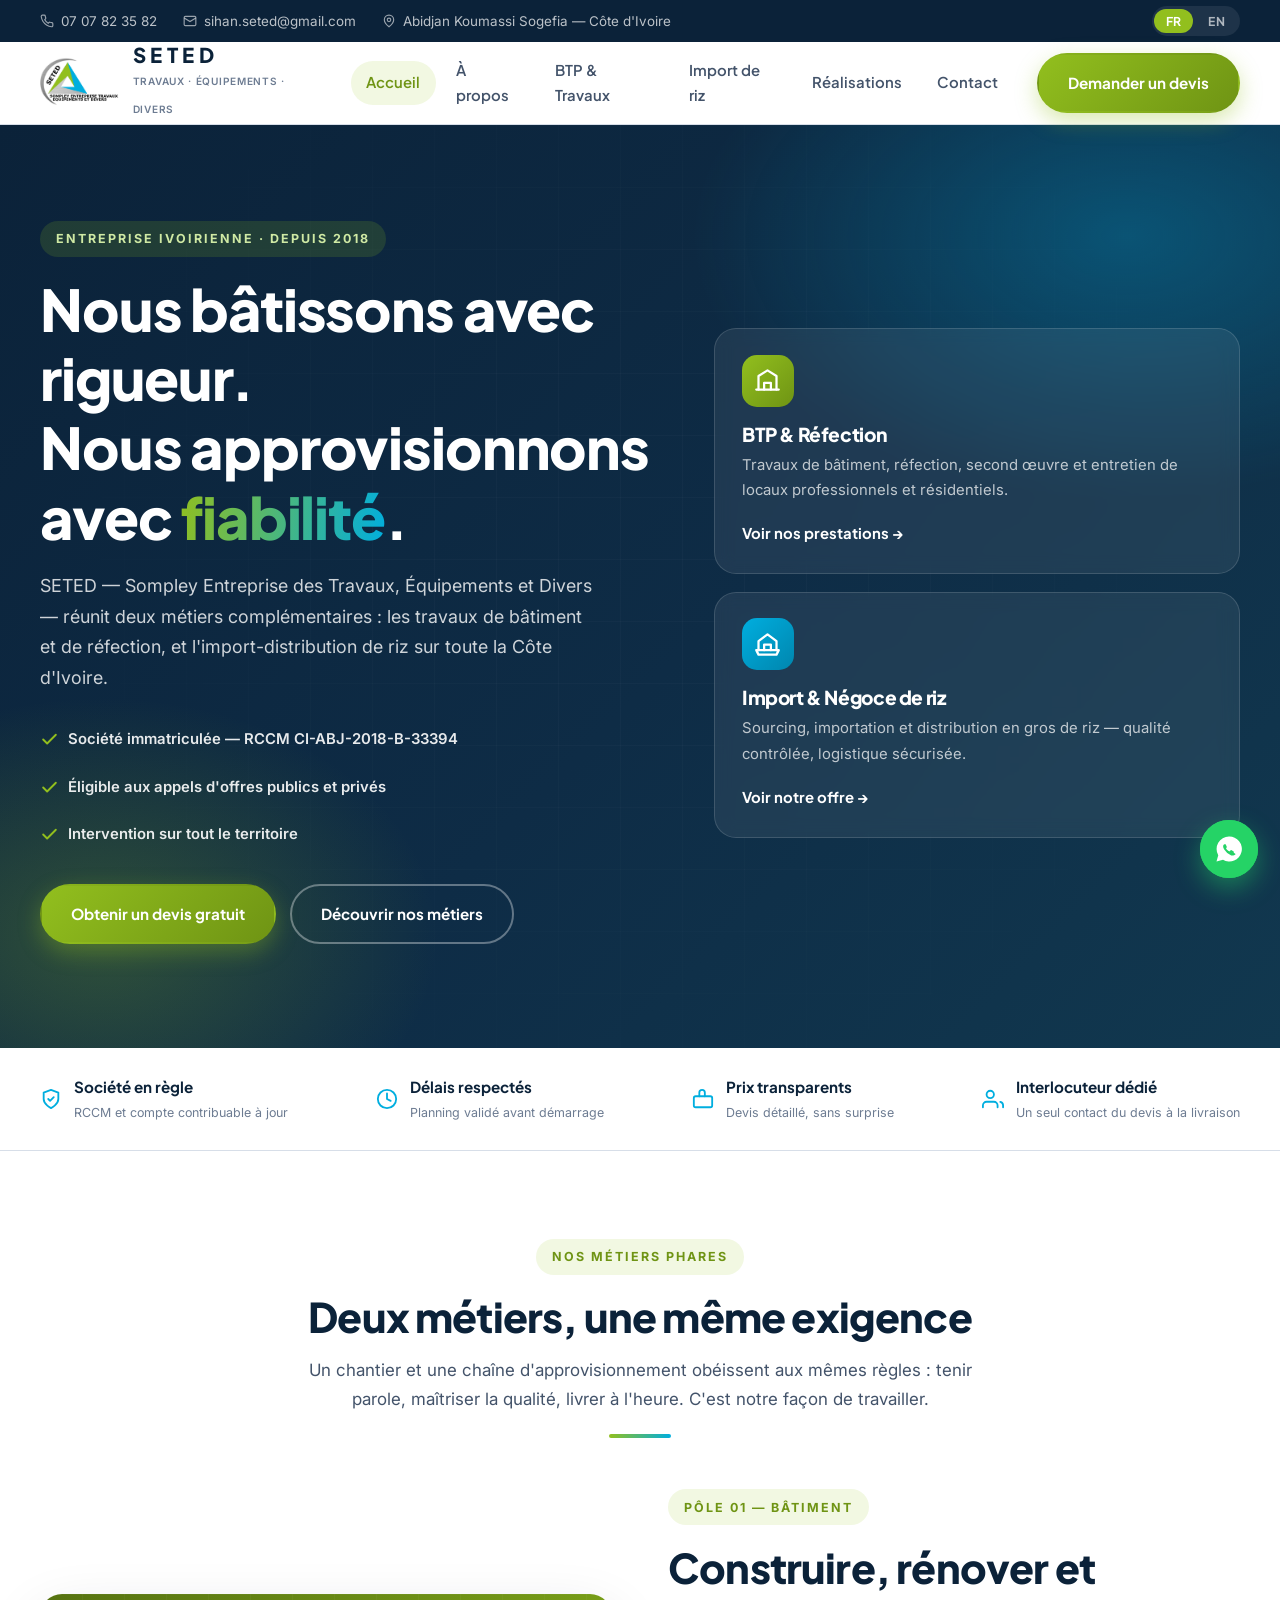
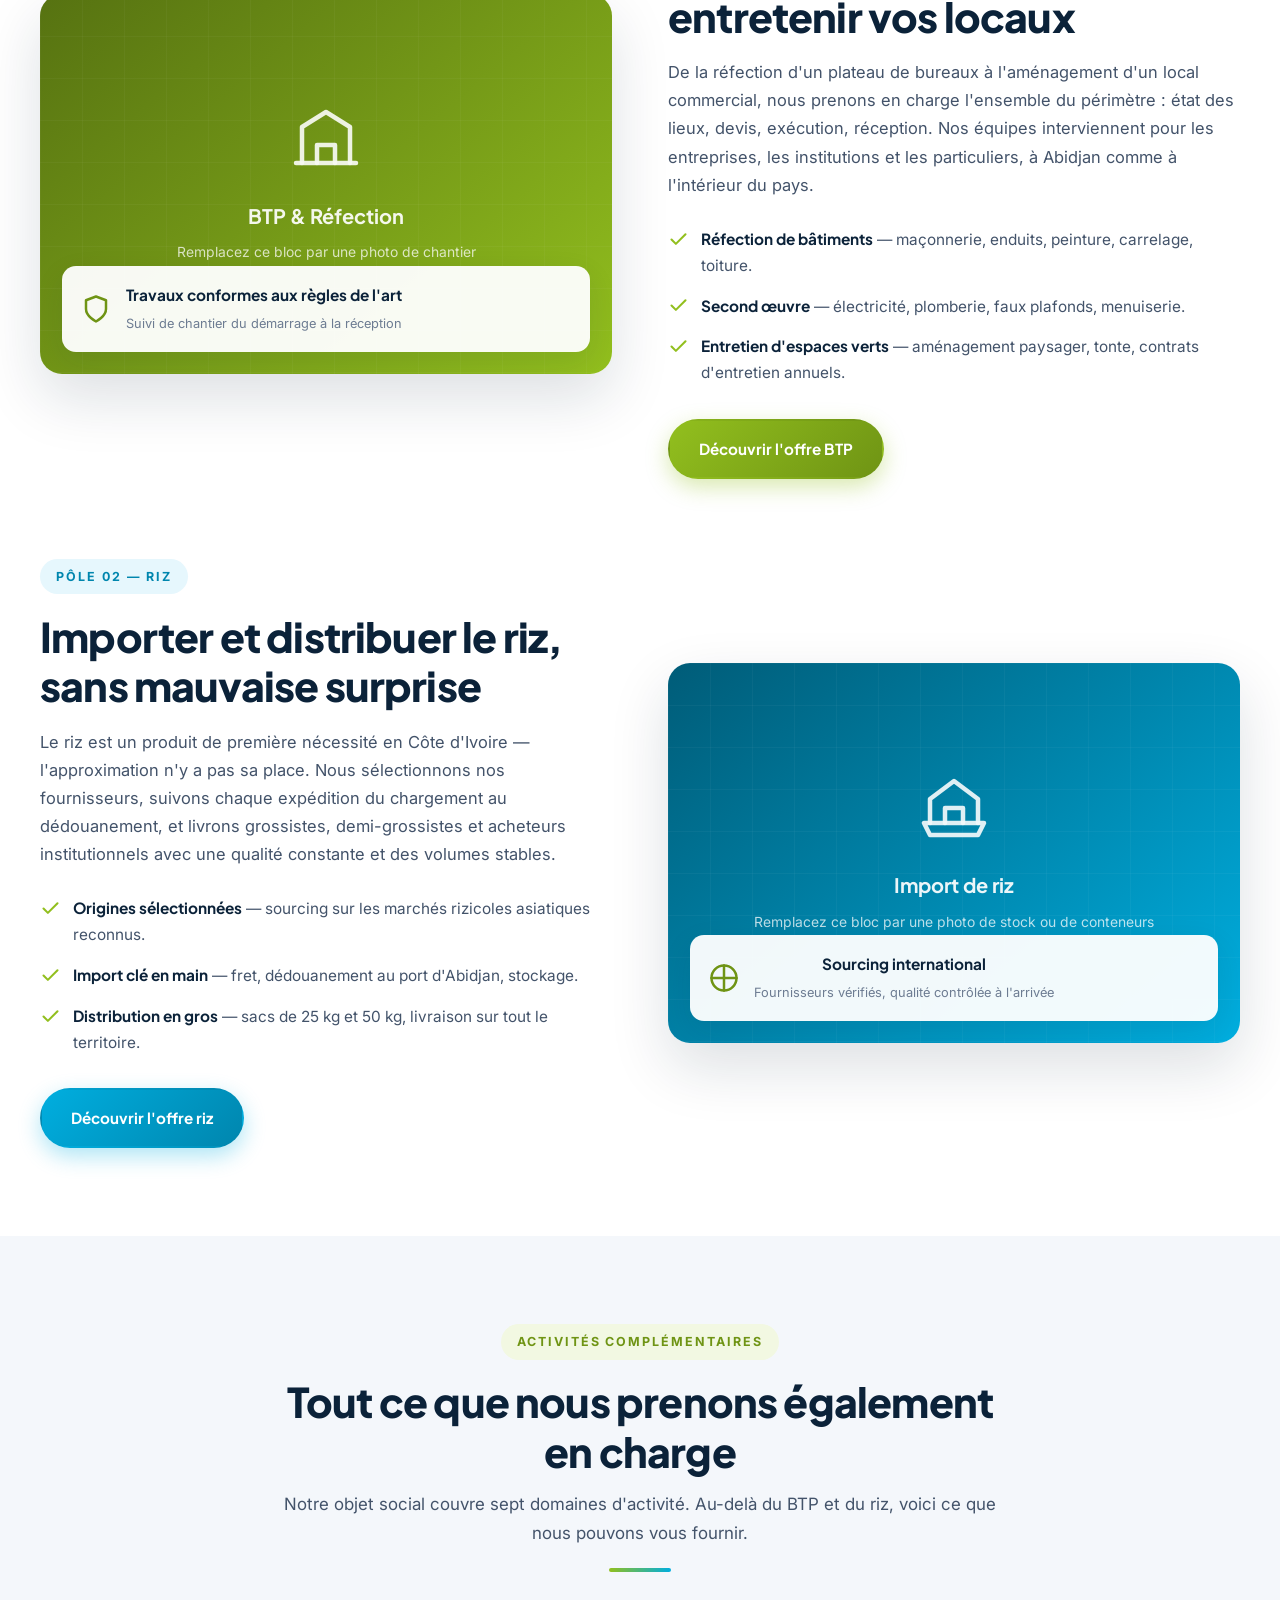
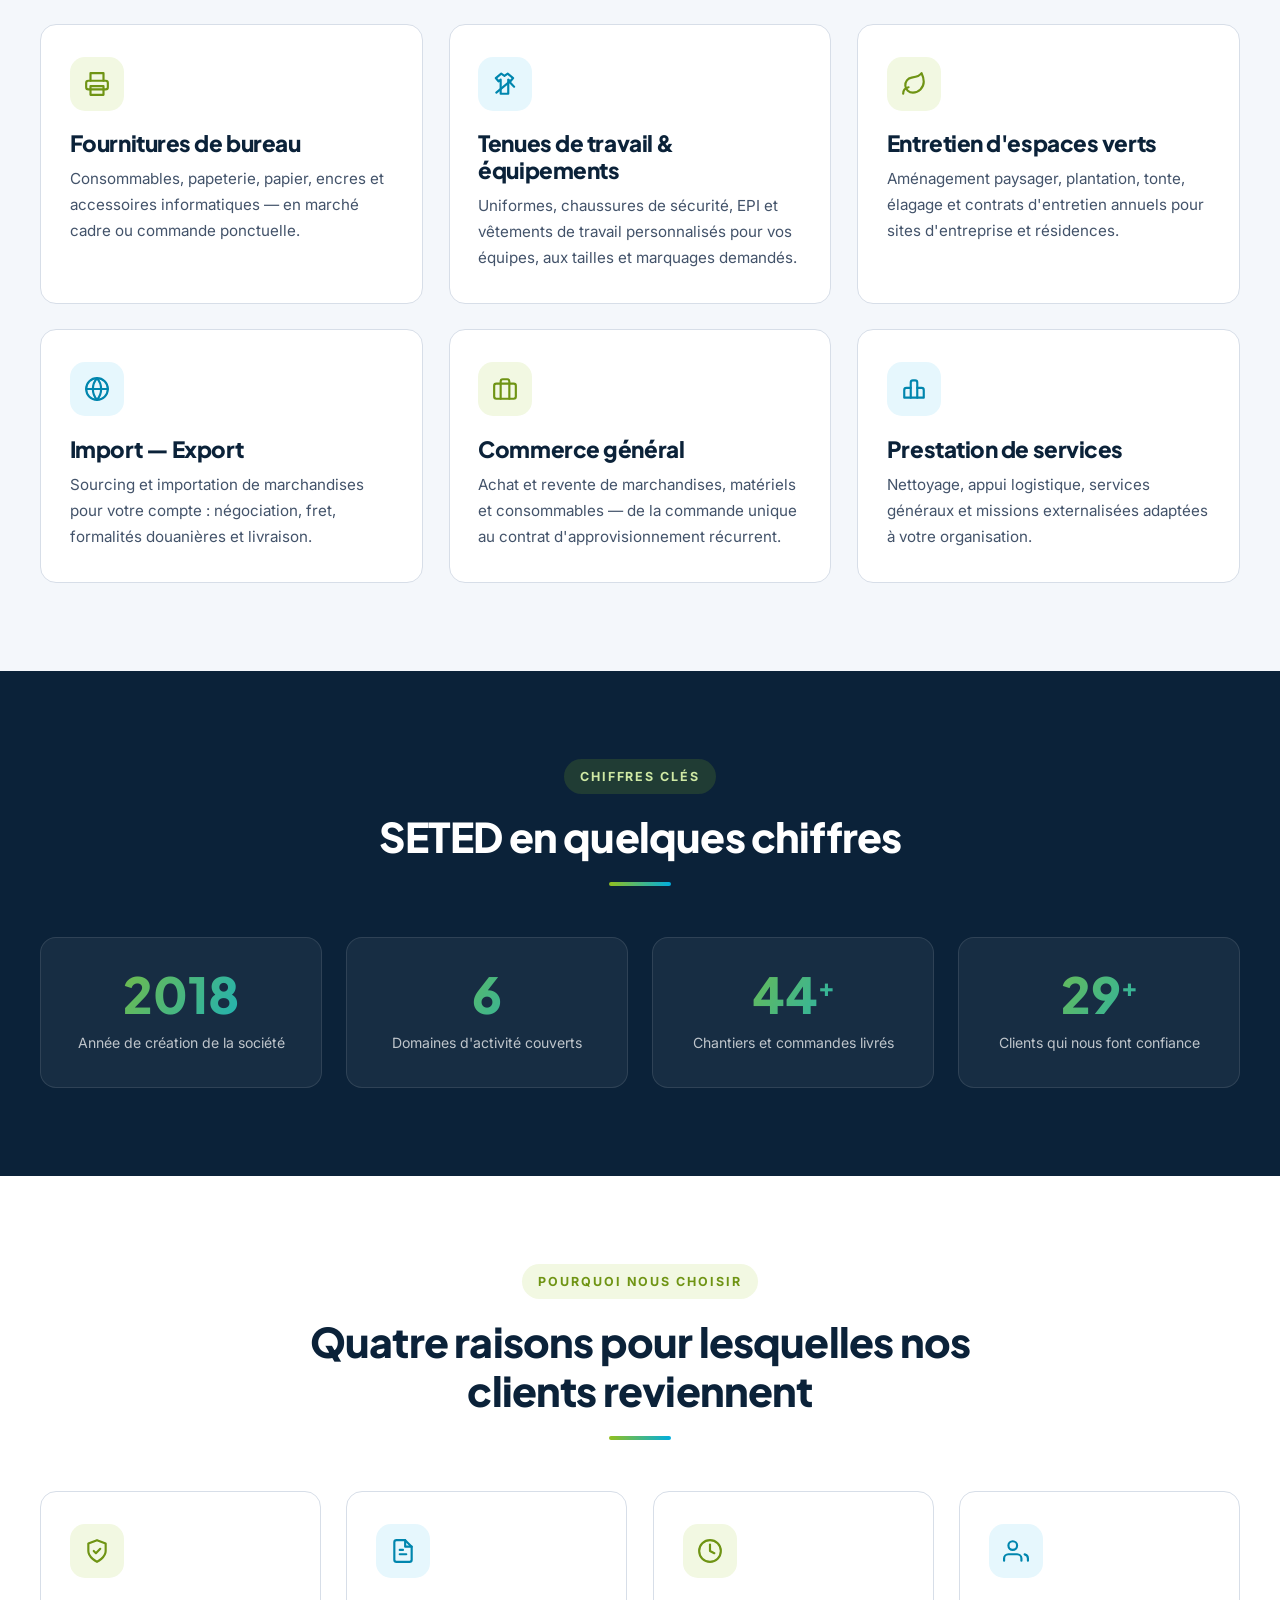
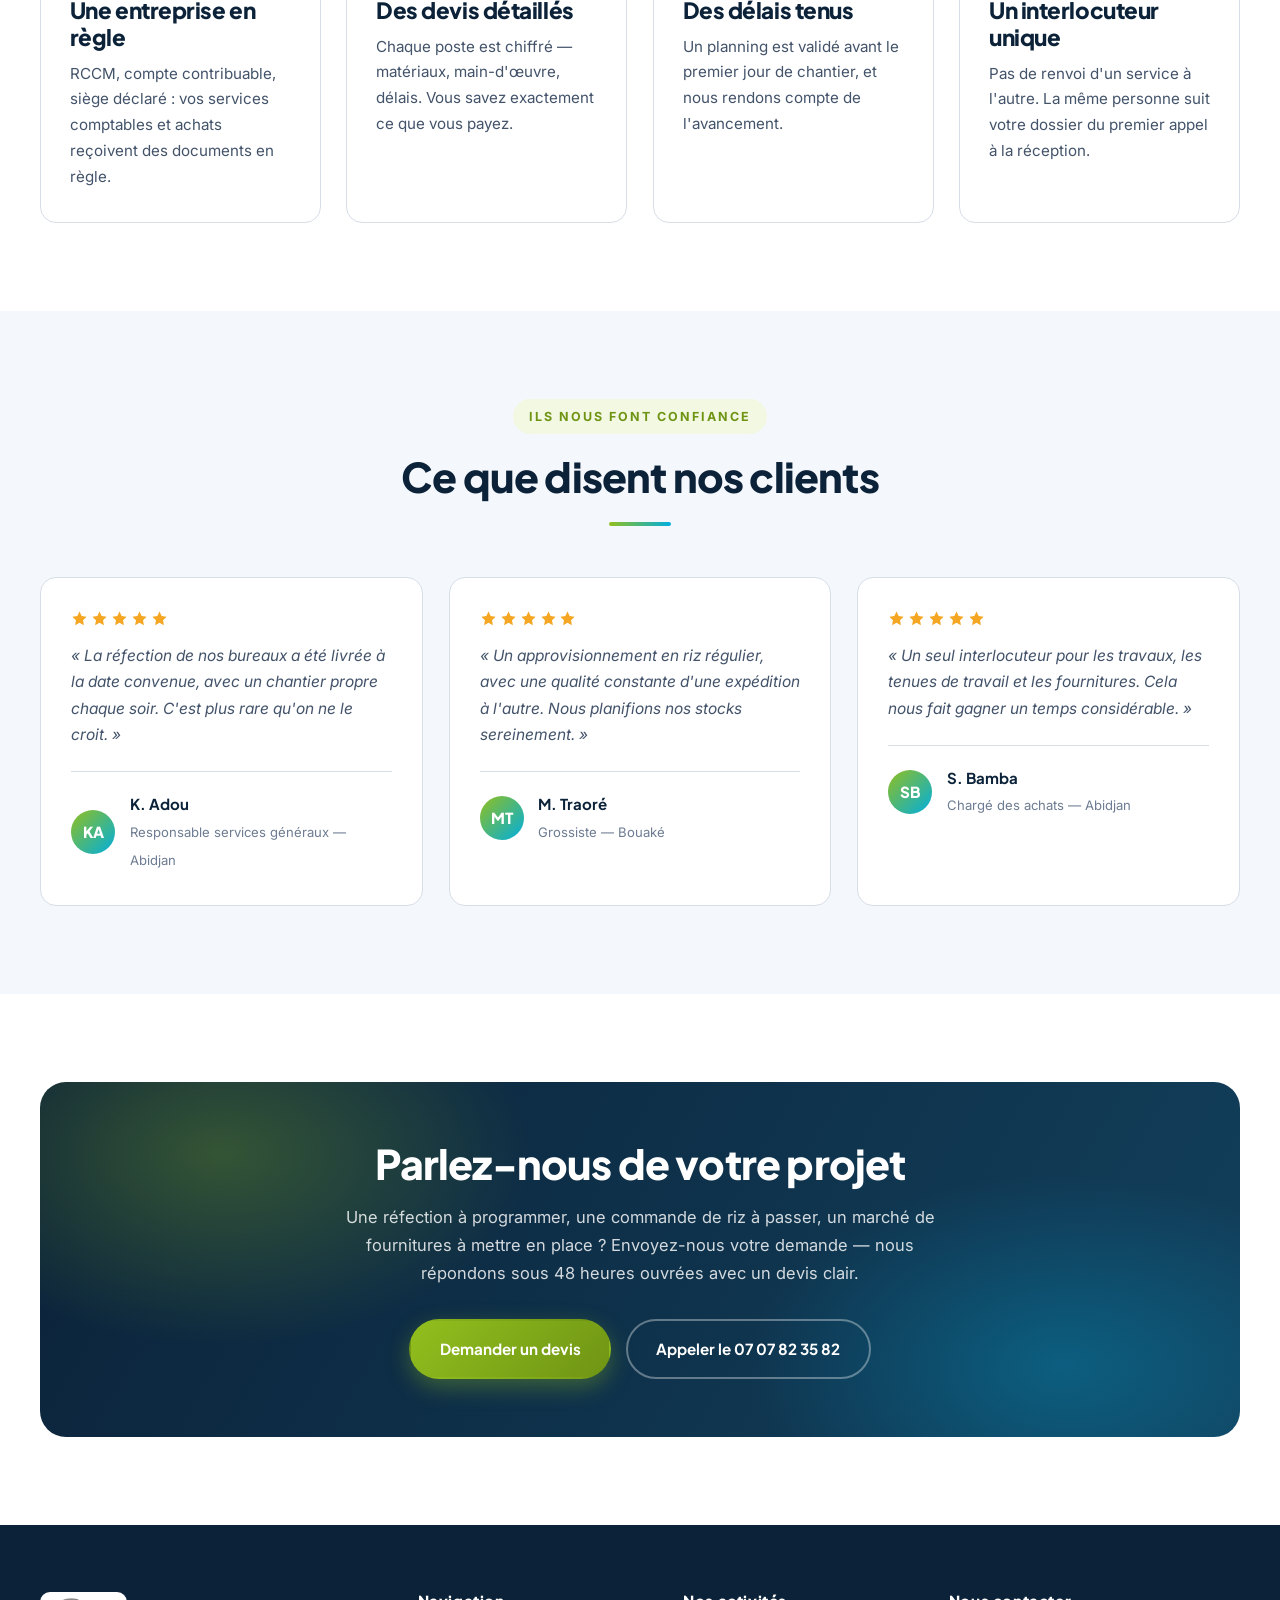
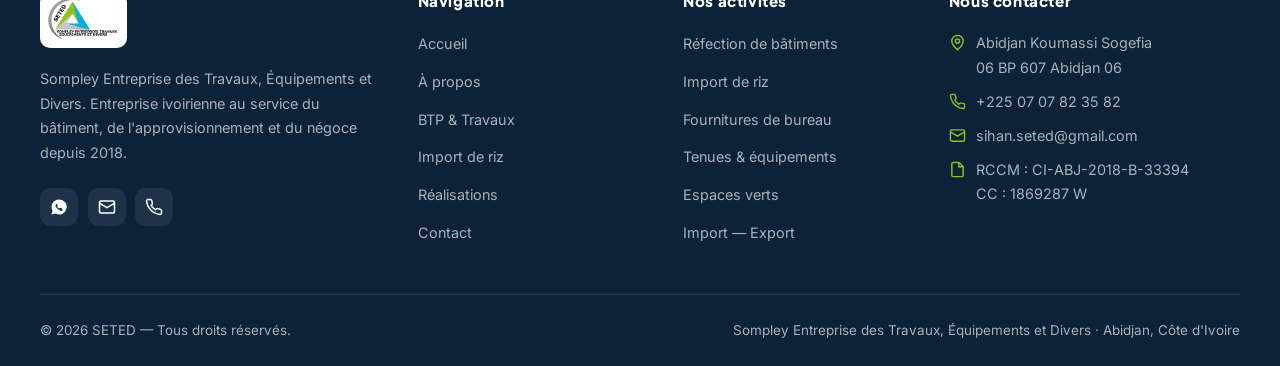
<file: index.html>
<!DOCTYPE html>
<html lang="fr">
<head>
<meta charset="UTF-8">
<meta name="viewport" content="width=device-width, initial-scale=1">
<title data-en-title="SETED — Construction & Rice Import | Abidjan, Côte d'Ivoire">SETED — BTP & Import de riz | Abidjan, Côte d'Ivoire</title>
<meta name="description" content="SETED (Sompley Entreprise des Travaux, Équipements et Divers) — entreprise ivoirienne de BTP, réfection de bâtiments et import de riz. Basée à Abidjan Koumassi. RCCM CI-ABJ-2018-B-33394.">
<meta name="keywords" content="BTP Côte d'Ivoire, réfection bâtiment Abidjan, import riz Côte d'Ivoire, entreprise travaux Abidjan, fournitures de bureau, espaces verts, SETED">
<meta name="author" content="SETED — Sompley Entreprise des Travaux, Équipements et Divers">
<meta property="og:title" content="SETED — BTP & Import de riz | Abidjan">
<meta property="og:description" content="Bâtir durable, approvisionner sûr. Travaux de bâtiment et négoce de riz en Côte d'Ivoire.">
<meta property="og:type" content="website">
<meta property="og:locale" content="fr_CI">
<link rel="icon" href="assets/img/logo-seted.png">
<link rel="preconnect" href="https://fonts.googleapis.com">
<link rel="preconnect" href="https://fonts.gstatic.com" crossorigin>
<link href="https://fonts.googleapis.com/css2?family=Plus+Jakarta+Sans:wght@600;700;800&family=Inter:wght@400;500;600&display=swap" rel="stylesheet">
<link rel="stylesheet" href="assets/css/style.css">
</head>
<body>

<!-- ===================== BARRE SUPÉRIEURE ===================== -->
<div class="topbar">
  <div class="conteneur">
    <div class="topbar-infos">
      <a href="tel:+2250707823582">
        <svg viewBox="0 0 24 24" fill="none" stroke="currentColor" stroke-width="2" stroke-linecap="round"><path d="M22 16.9v3a2 2 0 0 1-2.2 2 19.8 19.8 0 0 1-8.6-3.1 19.5 19.5 0 0 1-6-6A19.8 19.8 0 0 1 2.1 4.2 2 2 0 0 1 4.1 2h3a2 2 0 0 1 2 1.7c.1 1 .4 1.9.7 2.8a2 2 0 0 1-.5 2.1L8.1 9.9a16 16 0 0 0 6 6l1.3-1.3a2 2 0 0 1 2.1-.4c.9.3 1.8.6 2.8.7a2 2 0 0 1 1.7 2z"/></svg>
        07 07 82 35 82
      </a>
      <a href="mailto:sihan.seted@gmail.com">
        <svg viewBox="0 0 24 24" fill="none" stroke="currentColor" stroke-width="2"><rect x="2" y="4" width="20" height="16" rx="2"/><path d="m22 7-10 6L2 7"/></svg>
        sihan.seted@gmail.com
      </a>
      <span>
        <svg viewBox="0 0 24 24" fill="none" stroke="currentColor" stroke-width="2"><path d="M20 10c0 6-8 12-8 12s-8-6-8-12a8 8 0 0 1 16 0Z"/><circle cx="12" cy="10" r="3"/></svg>
        <span data-en="Abidjan Koumassi Sogefia — Côte d'Ivoire">Abidjan Koumassi Sogefia — Côte d'Ivoire</span>
      </span>
    </div>
    <div class="langues" role="group" aria-label="Langue / Language">
      <button type="button" data-lang="fr" class="actif">FR</button>
      <button type="button" data-lang="en">EN</button>
    </div>
  </div>
</div>

<!-- ===================== EN-TÊTE / NAVIGATION ===================== -->
<header class="entete">
  <div class="conteneur nav">
    <a href="index.html" class="logo" aria-label="SETED — Accueil">
      <img src="assets/img/logo-seted.png" alt="Logo SETED">
      <span class="logo-texte">
        <strong>SETED</strong>
        <span data-en="Works · Equipment · Trade">Travaux · Équipements · Divers</span>
      </span>
    </a>

    <nav>
      <ul class="menu" id="menu">
        <li><a href="index.html" class="actif" data-en="Home">Accueil</a></li>
        <li><a href="a-propos.html" data-en="About">À propos</a></li>
        <li><a href="btp.html" data-en="Construction">BTP &amp; Travaux</a></li>
        <li><a href="riz.html" data-en="Rice Import">Import de riz</a></li>
        <li><a href="realisations.html" data-en="Projects">Réalisations</a></li>
        <li><a href="contact.html" data-en="Contact">Contact</a></li>
      </ul>
    </nav>

    <div class="nav-actions">
      <a href="contact.html" class="btn btn--primaire" data-en="Request a quote">Demander un devis</a>
      <button class="burger" id="burger" aria-label="Ouvrir le menu" aria-expanded="false" aria-controls="menu">
        <span></span><span></span><span></span>
      </button>
    </div>
  </div>
</header>

<!-- ===================== HERO ===================== -->
<section class="hero">
  <div class="conteneur">
    <div class="hero-grille">
      <div class="anim">
        <span class="surtitre surtitre--clair" data-en="Ivorian company · Since 2018">Entreprise ivoirienne · Depuis 2018</span>
        <h1 data-en="We build with rigour.<br>We supply with <em>reliability</em>.">Nous bâtissons avec rigueur.<br>Nous approvisionnons avec <em>fiabilité</em>.</h1>
        <p class="hero-intro" data-en="SETED — Sompley Enterprise for Works, Equipment and Related Services — brings together two complementary businesses: building &amp; renovation works, and the import and distribution of rice across Côte d'Ivoire.">
          SETED — Sompley Entreprise des Travaux, Équipements et Divers — réunit deux métiers complémentaires&nbsp;: les travaux de bâtiment et de réfection, et l'import-distribution de riz sur toute la Côte d'Ivoire.
        </p>

        <ul class="hero-puces">
          <li>
            <svg viewBox="0 0 24 24" fill="none" stroke="currentColor" stroke-width="2.4" stroke-linecap="round" stroke-linejoin="round"><path d="M20 6 9 17l-5-5"/></svg>
            <span data-en="Registered company — RCCM CI-ABJ-2018-B-33394">Société immatriculée — RCCM CI-ABJ-2018-B-33394</span>
          </li>
          <li>
            <svg viewBox="0 0 24 24" fill="none" stroke="currentColor" stroke-width="2.4" stroke-linecap="round" stroke-linejoin="round"><path d="M20 6 9 17l-5-5"/></svg>
            <span data-en="Eligible for public &amp; private tenders">Éligible aux appels d'offres publics et privés</span>
          </li>
          <li>
            <svg viewBox="0 0 24 24" fill="none" stroke="currentColor" stroke-width="2.4" stroke-linecap="round" stroke-linejoin="round"><path d="M20 6 9 17l-5-5"/></svg>
            <span data-en="Nationwide coverage">Intervention sur tout le territoire</span>
          </li>
        </ul>

        <div class="groupe-btn">
          <a href="contact.html" class="btn btn--primaire" data-en="Get a free quote">Obtenir un devis gratuit</a>
          <a href="#nos-poles" class="btn btn--clair" data-en="Discover our businesses">Découvrir nos métiers</a>
        </div>
      </div>

      <div class="hero-visuel anim anim-2">
        <article class="carte-pole carte-pole--btp">
          <div class="carte-pole__ico">
            <svg viewBox="0 0 24 24" fill="none" stroke="currentColor" stroke-width="2" stroke-linecap="round" stroke-linejoin="round"><path d="M2 20h20"/><path d="M4 20V8l8-5 8 5v12"/><path d="M9 20v-6h6v6"/></svg>
          </div>
          <h3 data-en="Construction &amp; Renovation">BTP &amp; Réfection</h3>
          <p data-en="Building works, renovation, finishing, maintenance of professional and residential premises.">Travaux de bâtiment, réfection, second œuvre et entretien de locaux professionnels et résidentiels.</p>
          <a href="btp.html" class="lien-fleche" data-en="See our services →">Voir nos prestations →</a>
        </article>

        <article class="carte-pole carte-pole--riz">
          <div class="carte-pole__ico">
            <svg viewBox="0 0 24 24" fill="none" stroke="currentColor" stroke-width="2" stroke-linecap="round" stroke-linejoin="round"><path d="M2 17h20l-2 4H4l-2-4Z"/><path d="M4 17V9l8-6 8 6v8"/><path d="M9 17v-5h6v5"/></svg>
          </div>
          <h3 data-en="Rice Import &amp; Trade">Import &amp; Négoce de riz</h3>
          <p data-en="Sourcing, import and wholesale distribution of rice — controlled quality, secured logistics.">Sourcing, importation et distribution en gros de riz — qualité contrôlée, logistique sécurisée.</p>
          <a href="riz.html" class="lien-fleche" data-en="See our offer →">Voir notre offre →</a>
        </article>
      </div>
    </div>
  </div>
</section>

<!-- ===================== BANDEAU CONFIANCE ===================== -->
<div class="bandeau-conf">
  <div class="conteneur">
    <div class="conf-item">
      <svg viewBox="0 0 24 24" fill="none" stroke="currentColor" stroke-width="2" stroke-linecap="round" stroke-linejoin="round"><path d="M12 22s8-4 8-10V5l-8-3-8 3v7c0 6 8 10 8 10Z"/><path d="m9 12 2 2 4-4"/></svg>
      <div><strong data-en="Legally registered">Société en règle</strong><small data-en="RCCM &amp; tax ID compliant">RCCM et compte contribuable à jour</small></div>
    </div>
    <div class="conf-item">
      <svg viewBox="0 0 24 24" fill="none" stroke="currentColor" stroke-width="2" stroke-linecap="round" stroke-linejoin="round"><circle cx="12" cy="12" r="10"/><path d="M12 6v6l4 2"/></svg>
      <div><strong data-en="Deadlines respected">Délais respectés</strong><small data-en="Planning agreed before starting">Planning validé avant démarrage</small></div>
    </div>
    <div class="conf-item">
      <svg viewBox="0 0 24 24" fill="none" stroke="currentColor" stroke-width="2" stroke-linecap="round" stroke-linejoin="round"><path d="M14 9V5a3 3 0 0 0-6 0v4"/><rect x="2" y="9" width="20" height="12" rx="2"/></svg>
      <div><strong data-en="Clear pricing">Prix transparents</strong><small data-en="Detailed quote, no hidden costs">Devis détaillé, sans surprise</small></div>
    </div>
    <div class="conf-item">
      <svg viewBox="0 0 24 24" fill="none" stroke="currentColor" stroke-width="2" stroke-linecap="round" stroke-linejoin="round"><path d="M17 21v-2a4 4 0 0 0-4-4H5a4 4 0 0 0-4 4v2"/><circle cx="9" cy="7" r="4"/><path d="M23 21v-2a4 4 0 0 0-3-3.9"/></svg>
      <div><strong data-en="Dedicated contact">Interlocuteur dédié</strong><small data-en="One contact from quote to handover">Un seul contact du devis à la livraison</small></div>
    </div>
  </div>
</div>

<!-- ===================== NOS DEUX PÔLES ===================== -->
<section class="section" id="nos-poles">
  <div class="conteneur">
    <div class="entete-section centre anim">
      <span class="surtitre" data-en="Our core businesses">Nos métiers phares</span>
      <h2 data-en="Two businesses, one standard of quality">Deux métiers, une même exigence</h2>
      <p data-en="Building sites and supply chains obey the same rules: keep your word, control quality, deliver on time. That is how we work.">
        Un chantier et une chaîne d'approvisionnement obéissent aux mêmes règles&nbsp;: tenir parole, maîtriser la qualité, livrer à l'heure. C'est notre façon de travailler.
      </p>
      <div class="trait"></div>
    </div>

    <!-- Pôle BTP -->
    <div class="duo" style="margin-bottom:5rem">
      <div class="duo__media anim">
        <div class="visuel visuel--vert">
          <div class="visuel__contenu">
            <svg viewBox="0 0 24 24" fill="none" stroke="currentColor" stroke-width="1.5" stroke-linecap="round" stroke-linejoin="round"><path d="M2 20h20"/><path d="M4 20V8l8-5 8 5v12"/><path d="M9 20v-6h6v6"/></svg>
            <strong data-en="Construction &amp; Renovation">BTP &amp; Réfection</strong>
            <span data-en="Replace this block with a photo of your site">Remplacez ce bloc par une photo de chantier</span>
          </div>
          <div class="visuel__badge">
            <svg viewBox="0 0 24 24" fill="none" stroke="currentColor" stroke-width="2" stroke-linecap="round" stroke-linejoin="round"><path d="M12 22s8-4 8-10V5l-8-3-8 3v7c0 6 8 10 8 10Z"/></svg>
            <div>
              <strong data-en="Work carried out to standard">Travaux conformes aux règles de l'art</strong>
              <small data-en="Site supervision from start to handover">Suivi de chantier du démarrage à la réception</small>
            </div>
          </div>
        </div>
      </div>
      <div class="duo__texte anim anim-2">
        <span class="surtitre" data-en="Pillar 01 — Construction">Pôle 01 — Bâtiment</span>
        <h2 data-en="Building, renovating and maintaining your premises">Construire, rénover et entretenir vos locaux</h2>
        <p data-en="From renovating an office floor to fitting out a commercial space, we handle the full scope: assessment, quote, works, handover. Our teams work for companies, institutions and private owners across Abidjan and the interior of the country.">
          De la réfection d'un plateau de bureaux à l'aménagement d'un local commercial, nous prenons en charge l'ensemble du périmètre&nbsp;: état des lieux, devis, exécution, réception. Nos équipes interviennent pour les entreprises, les institutions et les particuliers, à Abidjan comme à l'intérieur du pays.
        </p>
        <ul class="liste-check">
          <li><svg viewBox="0 0 24 24" fill="none" stroke="currentColor" stroke-width="2.4" stroke-linecap="round" stroke-linejoin="round"><path d="M20 6 9 17l-5-5"/></svg><span><strong data-en="Building renovation">Réfection de bâtiments</strong> <span data-en="— masonry, plastering, paint, tiling, roofing.">— maçonnerie, enduits, peinture, carrelage, toiture.</span></span></li>
          <li><svg viewBox="0 0 24 24" fill="none" stroke="currentColor" stroke-width="2.4" stroke-linecap="round" stroke-linejoin="round"><path d="M20 6 9 17l-5-5"/></svg><span><strong data-en="Finishing works">Second œuvre</strong> <span data-en="— electricity, plumbing, false ceilings, joinery.">— électricité, plomberie, faux plafonds, menuiserie.</span></span></li>
          <li><svg viewBox="0 0 24 24" fill="none" stroke="currentColor" stroke-width="2.4" stroke-linecap="round" stroke-linejoin="round"><path d="M20 6 9 17l-5-5"/></svg><span><strong data-en="Green space maintenance">Entretien d'espaces verts</strong> <span data-en="— landscaping, mowing, annual maintenance contracts.">— aménagement paysager, tonte, contrats d'entretien annuels.</span></span></li>
        </ul>
        <div class="groupe-btn" style="margin-top:2rem">
          <a href="btp.html" class="btn btn--primaire" data-en="Explore the construction offer">Découvrir l'offre BTP</a>
        </div>
      </div>
    </div>

    <!-- Pôle Riz -->
    <div class="duo duo--inverse">
      <div class="duo__media anim">
        <div class="visuel visuel--bleu">
          <div class="visuel__contenu">
            <svg viewBox="0 0 24 24" fill="none" stroke="currentColor" stroke-width="1.5" stroke-linecap="round" stroke-linejoin="round"><path d="M2 17h20l-2 4H4l-2-4Z"/><path d="M4 17V9l8-6 8 6v8"/><path d="M9 17v-5h6v5"/></svg>
            <strong data-en="Rice Import">Import de riz</strong>
            <span data-en="Replace this block with a photo of your stock or containers">Remplacez ce bloc par une photo de stock ou de conteneurs</span>
          </div>
          <div class="visuel__badge">
            <svg viewBox="0 0 24 24" fill="none" stroke="currentColor" stroke-width="2" stroke-linecap="round" stroke-linejoin="round"><path d="M12 2v20M2 12h20"/><circle cx="12" cy="12" r="10"/></svg>
            <div>
              <strong data-en="International sourcing">Sourcing international</strong>
              <small data-en="Verified suppliers, quality checked on arrival">Fournisseurs vérifiés, qualité contrôlée à l'arrivée</small>
            </div>
          </div>
        </div>
      </div>
      <div class="duo__texte anim anim-2">
        <span class="surtitre surtitre--bleu" data-en="Pillar 02 — Rice">Pôle 02 — Riz</span>
        <h2 data-en="Importing and distributing rice, without surprises">Importer et distribuer le riz, sans mauvaise surprise</h2>
        <p data-en="Rice is a staple in Côte d'Ivoire — there is no room for approximation. We select our suppliers, follow each shipment from loading to clearance, and deliver wholesalers, semi-wholesalers and institutional buyers with consistent quality and stable volumes.">
          Le riz est un produit de première nécessité en Côte d'Ivoire — l'approximation n'y a pas sa place. Nous sélectionnons nos fournisseurs, suivons chaque expédition du chargement au dédouanement, et livrons grossistes, demi-grossistes et acheteurs institutionnels avec une qualité constante et des volumes stables.
        </p>
        <ul class="liste-check">
          <li><svg viewBox="0 0 24 24" fill="none" stroke="currentColor" stroke-width="2.4" stroke-linecap="round" stroke-linejoin="round"><path d="M20 6 9 17l-5-5"/></svg><span><strong data-en="Selected origins">Origines sélectionnées</strong> <span data-en="— sourcing from established Asian rice-exporting markets.">— sourcing sur les marchés rizicoles asiatiques reconnus.</span></span></li>
          <li><svg viewBox="0 0 24 24" fill="none" stroke="currentColor" stroke-width="2.4" stroke-linecap="round" stroke-linejoin="round"><path d="M20 6 9 17l-5-5"/></svg><span><strong data-en="Full import handling">Import clé en main</strong> <span data-en="— freight, customs clearance at Abidjan port, storage.">— fret, dédouanement au port d'Abidjan, stockage.</span></span></li>
          <li><svg viewBox="0 0 24 24" fill="none" stroke="currentColor" stroke-width="2.4" stroke-linecap="round" stroke-linejoin="round"><path d="M20 6 9 17l-5-5"/></svg><span><strong data-en="Wholesale distribution">Distribution en gros</strong> <span data-en="— 25kg and 50kg bags, delivered nationwide.">— sacs de 25 kg et 50 kg, livraison sur tout le territoire.</span></span></li>
        </ul>
        <div class="groupe-btn" style="margin-top:2rem">
          <a href="riz.html" class="btn btn--bleu" data-en="Explore the rice offer">Découvrir l'offre riz</a>
        </div>
      </div>
    </div>
  </div>
</section>

<!-- ===================== AUTRES ACTIVITÉS ===================== -->
<section class="section section--gris">
  <div class="conteneur">
    <div class="entete-section centre anim">
      <span class="surtitre" data-en="Complementary services">Activités complémentaires</span>
      <h2 data-en="Everything else we handle for you">Tout ce que nous prenons également en charge</h2>
      <p data-en="Our corporate purpose covers seven fields of activity. Beyond construction and rice, here is what we can supply.">
        Notre objet social couvre sept domaines d'activité. Au-delà du BTP et du riz, voici ce que nous pouvons vous fournir.
      </p>
      <div class="trait"></div>
    </div>

    <div class="grille grille--3">
      <article class="carte anim">
        <div class="carte__ico"><svg viewBox="0 0 24 24" fill="none" stroke="currentColor" stroke-width="2" stroke-linecap="round" stroke-linejoin="round"><path d="M6 9V2h12v7"/><rect x="6" y="14" width="12" height="8"/><rect x="2" y="9" width="20" height="8" rx="2"/></svg></div>
        <h3 data-en="Office supplies">Fournitures de bureau</h3>
        <p data-en="Consumables, stationery, paper, ink and IT accessories — supplied on framework contracts or one-off orders.">Consommables, papeterie, papier, encres et accessoires informatiques — en marché cadre ou commande ponctuelle.</p>
      </article>

      <article class="carte carte--bleu anim anim-1">
        <div class="carte__ico"><svg viewBox="0 0 24 24" fill="none" stroke="currentColor" stroke-width="2" stroke-linecap="round" stroke-linejoin="round"><path d="M20.4 14.5 16 10 4 20"/><path d="m3.5 6.5 5-4 3 2 3-2 5 4-2.5 3-2-1.5V21H8V8L6 9.5 3.5 6.5Z"/></svg></div>
        <h3 data-en="Workwear &amp; equipment">Tenues de travail &amp; équipements</h3>
        <p data-en="Uniforms, safety shoes, PPE and branded workwear for your teams, sized and marked to your specification.">Uniformes, chaussures de sécurité, EPI et vêtements de travail personnalisés pour vos équipes, aux tailles et marquages demandés.</p>
      </article>

      <article class="carte anim anim-2">
        <div class="carte__ico"><svg viewBox="0 0 24 24" fill="none" stroke="currentColor" stroke-width="2" stroke-linecap="round" stroke-linejoin="round"><path d="M11 20A7 7 0 0 1 9.8 6.1C15.5 5 17 4.5 19 2c1 2 2 4.2 2 8 0 5.5-4.8 10-10 10Z"/><path d="M2 21c0-3 1.9-5.4 5-6"/></svg></div>
        <h3 data-en="Green spaces">Entretien d'espaces verts</h3>
        <p data-en="Landscaping, planting, mowing, pruning and annual maintenance contracts for corporate sites and residences.">Aménagement paysager, plantation, tonte, élagage et contrats d'entretien annuels pour sites d'entreprise et résidences.</p>
      </article>

      <article class="carte carte--bleu anim">
        <div class="carte__ico"><svg viewBox="0 0 24 24" fill="none" stroke="currentColor" stroke-width="2" stroke-linecap="round" stroke-linejoin="round"><circle cx="12" cy="12" r="10"/><path d="M2 12h20"/><path d="M12 2a15 15 0 0 1 0 20 15 15 0 0 1 0-20Z"/></svg></div>
        <h3 data-en="Import — Export">Import — Export</h3>
        <p data-en="Sourcing and importing goods on your behalf: negotiation, freight, customs formalities and delivery.">Sourcing et importation de marchandises pour votre compte&nbsp;: négociation, fret, formalités douanières et livraison.</p>
      </article>

      <article class="carte anim anim-1">
        <div class="carte__ico"><svg viewBox="0 0 24 24" fill="none" stroke="currentColor" stroke-width="2" stroke-linecap="round" stroke-linejoin="round"><rect x="2" y="7" width="20" height="14" rx="2"/><path d="M16 21V5a2 2 0 0 0-2-2h-4a2 2 0 0 0-2 2v16"/></svg></div>
        <h3 data-en="Trade &amp; general supply">Commerce général</h3>
        <p data-en="Purchase and resale of goods, equipment and consumables — from single orders to recurring supply agreements.">Achat et revente de marchandises, matériels et consommables — de la commande unique au contrat d'approvisionnement récurrent.</p>
      </article>

      <article class="carte carte--bleu anim anim-2">
        <div class="carte__ico"><svg viewBox="0 0 24 24" fill="none" stroke="currentColor" stroke-width="2" stroke-linecap="round" stroke-linejoin="round"><path d="M9 11H5a2 2 0 0 0-2 2v7h18v-7a2 2 0 0 0-2-2h-4"/><path d="M9 20V6a2 2 0 0 1 2-2h2a2 2 0 0 1 2 2v14"/></svg></div>
        <h3 data-en="Service provision">Prestation de services</h3>
        <p data-en="Cleaning, logistics support, general services and outsourced tasks tailored to your organisation.">Nettoyage, appui logistique, services généraux et missions externalisées adaptées à votre organisation.</p>
      </article>
    </div>
  </div>
</section>

<!-- ===================== CHIFFRES CLÉS ===================== -->
<!-- ⚠️ PERSONNALISEZ CES CHIFFRES avec vos données réelles (attribut data-compteur) -->
<section class="section section--nuit">
  <div class="conteneur">
    <div class="entete-section centre anim">
      <span class="surtitre surtitre--clair" data-en="Key figures">Chiffres clés</span>
      <h2 data-en="SETED in a few numbers">SETED en quelques chiffres</h2>
      <div class="trait"></div>
    </div>

    <div class="stats">
      <div class="stat anim">
        <div class="stat__nombre">2018</div>
        <div class="stat__label" data-en="Year the company was founded">Année de création de la société</div>
      </div>
      <div class="stat anim anim-1">
        <div class="stat__nombre"><span data-compteur="7">0</span></div>
        <div class="stat__label" data-en="Fields of activity covered">Domaines d'activité couverts</div>
      </div>
      <div class="stat anim anim-2">
        <div class="stat__nombre"><span data-compteur="45">0</span><sup>+</sup></div>
        <div class="stat__label" data-en="Projects and orders delivered">Chantiers et commandes livrés</div>
      </div>
      <div class="stat anim anim-3">
        <div class="stat__nombre"><span data-compteur="30">0</span><sup>+</sup></div>
        <div class="stat__label" data-en="Clients who trust us">Clients qui nous font confiance</div>
      </div>
    </div>
  </div>
</section>

<!-- ===================== POURQUOI SETED ===================== -->
<section class="section">
  <div class="conteneur">
    <div class="entete-section centre anim">
      <span class="surtitre" data-en="Why work with us">Pourquoi nous choisir</span>
      <h2 data-en="Four reasons clients come back">Quatre raisons pour lesquelles nos clients reviennent</h2>
      <div class="trait"></div>
    </div>

    <div class="grille grille--4">
      <article class="carte anim">
        <div class="carte__ico"><svg viewBox="0 0 24 24" fill="none" stroke="currentColor" stroke-width="2" stroke-linecap="round" stroke-linejoin="round"><path d="M12 22s8-4 8-10V5l-8-3-8 3v7c0 6 8 10 8 10Z"/><path d="m9 12 2 2 4-4"/></svg></div>
        <h3 data-en="A compliant company">Une entreprise en règle</h3>
        <p data-en="RCCM, tax ID, registered head office: your accounting and procurement departments get clean paperwork.">RCCM, compte contribuable, siège déclaré&nbsp;: vos services comptables et achats reçoivent des documents en règle.</p>
      </article>

      <article class="carte carte--bleu anim anim-1">
        <div class="carte__ico"><svg viewBox="0 0 24 24" fill="none" stroke="currentColor" stroke-width="2" stroke-linecap="round" stroke-linejoin="round"><path d="M14 2H6a2 2 0 0 0-2 2v16a2 2 0 0 0 2 2h12a2 2 0 0 0 2-2V8Z"/><path d="M14 2v6h6"/><path d="M9 15h6M9 11h3"/></svg></div>
        <h3 data-en="Detailed quotes">Des devis détaillés</h3>
        <p data-en="Every line is itemised — materials, labour, timing. You know exactly what you are paying for.">Chaque poste est chiffré — matériaux, main-d'œuvre, délais. Vous savez exactement ce que vous payez.</p>
      </article>

      <article class="carte anim anim-2">
        <div class="carte__ico"><svg viewBox="0 0 24 24" fill="none" stroke="currentColor" stroke-width="2" stroke-linecap="round" stroke-linejoin="round"><circle cx="12" cy="12" r="10"/><path d="M12 6v6l4 2"/></svg></div>
        <h3 data-en="Deadlines held">Des délais tenus</h3>
        <p data-en="A schedule is agreed before the first day of work, and we report progress as the job advances.">Un planning est validé avant le premier jour de chantier, et nous rendons compte de l'avancement.</p>
      </article>

      <article class="carte carte--bleu anim anim-3">
        <div class="carte__ico"><svg viewBox="0 0 24 24" fill="none" stroke="currentColor" stroke-width="2" stroke-linecap="round" stroke-linejoin="round"><path d="M17 21v-2a4 4 0 0 0-4-4H5a4 4 0 0 0-4 4v2"/><circle cx="9" cy="7" r="4"/><path d="M23 21v-2a4 4 0 0 0-3-3.9"/></svg></div>
        <h3 data-en="One point of contact">Un interlocuteur unique</h3>
        <p data-en="No passing you around. The same person follows your file from first call to final handover.">Pas de renvoi d'un service à l'autre. La même personne suit votre dossier du premier appel à la réception.</p>
      </article>
    </div>
  </div>
</section>

<!-- ===================== TÉMOIGNAGES ===================== -->
<!-- ⚠️ EXEMPLES À REMPLACER par de véritables avis clients avant mise en ligne -->
<section class="section section--gris">
  <div class="conteneur">
    <div class="entete-section centre anim">
      <span class="surtitre" data-en="Client feedback">Ils nous font confiance</span>
      <h2 data-en="What our clients say">Ce que disent nos clients</h2>
      <div class="trait"></div>
    </div>

    <div class="grille grille--3">
      <article class="temoignage anim">
        <div class="temoignage__etoiles" aria-label="5 sur 5">
          <svg viewBox="0 0 24 24" fill="currentColor"><path d="m12 2 3 6.5 7 1-5 5 1.2 7L12 18l-6.2 3.5L7 14.5l-5-5 7-1L12 2Z"/></svg>
          <svg viewBox="0 0 24 24" fill="currentColor"><path d="m12 2 3 6.5 7 1-5 5 1.2 7L12 18l-6.2 3.5L7 14.5l-5-5 7-1L12 2Z"/></svg>
          <svg viewBox="0 0 24 24" fill="currentColor"><path d="m12 2 3 6.5 7 1-5 5 1.2 7L12 18l-6.2 3.5L7 14.5l-5-5 7-1L12 2Z"/></svg>
          <svg viewBox="0 0 24 24" fill="currentColor"><path d="m12 2 3 6.5 7 1-5 5 1.2 7L12 18l-6.2 3.5L7 14.5l-5-5 7-1L12 2Z"/></svg>
          <svg viewBox="0 0 24 24" fill="currentColor"><path d="m12 2 3 6.5 7 1-5 5 1.2 7L12 18l-6.2 3.5L7 14.5l-5-5 7-1L12 2Z"/></svg>
        </div>
        <p data-en="“The renovation of our offices was delivered on the agreed date, with a clean site every evening. That is rarer than it should be.”">«&nbsp;La réfection de nos bureaux a été livrée à la date convenue, avec un chantier propre chaque soir. C'est plus rare qu'on ne le croit.&nbsp;»</p>
        <div class="temoignage__auteur">
          <div class="avatar">KA</div>
          <div>
            <strong>K. Adou</strong>
            <small data-en="General services manager — Abidjan">Responsable services généraux — Abidjan</small>
          </div>
        </div>
      </article>

      <article class="temoignage anim anim-1">
        <div class="temoignage__etoiles" aria-label="5 sur 5">
          <svg viewBox="0 0 24 24" fill="currentColor"><path d="m12 2 3 6.5 7 1-5 5 1.2 7L12 18l-6.2 3.5L7 14.5l-5-5 7-1L12 2Z"/></svg>
          <svg viewBox="0 0 24 24" fill="currentColor"><path d="m12 2 3 6.5 7 1-5 5 1.2 7L12 18l-6.2 3.5L7 14.5l-5-5 7-1L12 2Z"/></svg>
          <svg viewBox="0 0 24 24" fill="currentColor"><path d="m12 2 3 6.5 7 1-5 5 1.2 7L12 18l-6.2 3.5L7 14.5l-5-5 7-1L12 2Z"/></svg>
          <svg viewBox="0 0 24 24" fill="currentColor"><path d="m12 2 3 6.5 7 1-5 5 1.2 7L12 18l-6.2 3.5L7 14.5l-5-5 7-1L12 2Z"/></svg>
          <svg viewBox="0 0 24 24" fill="currentColor"><path d="m12 2 3 6.5 7 1-5 5 1.2 7L12 18l-6.2 3.5L7 14.5l-5-5 7-1L12 2Z"/></svg>
        </div>
        <p data-en="“Regular rice supply, consistent quality from one shipment to the next. We plan our stock without stress.”">«&nbsp;Un approvisionnement en riz régulier, avec une qualité constante d'une expédition à l'autre. Nous planifions nos stocks sereinement.&nbsp;»</p>
        <div class="temoignage__auteur">
          <div class="avatar">MT</div>
          <div>
            <strong>M. Traoré</strong>
            <small data-en="Wholesaler — Bouaké">Grossiste — Bouaké</small>
          </div>
        </div>
      </article>

      <article class="temoignage anim anim-2">
        <div class="temoignage__etoiles" aria-label="5 sur 5">
          <svg viewBox="0 0 24 24" fill="currentColor"><path d="m12 2 3 6.5 7 1-5 5 1.2 7L12 18l-6.2 3.5L7 14.5l-5-5 7-1L12 2Z"/></svg>
          <svg viewBox="0 0 24 24" fill="currentColor"><path d="m12 2 3 6.5 7 1-5 5 1.2 7L12 18l-6.2 3.5L7 14.5l-5-5 7-1L12 2Z"/></svg>
          <svg viewBox="0 0 24 24" fill="currentColor"><path d="m12 2 3 6.5 7 1-5 5 1.2 7L12 18l-6.2 3.5L7 14.5l-5-5 7-1L12 2Z"/></svg>
          <svg viewBox="0 0 24 24" fill="currentColor"><path d="m12 2 3 6.5 7 1-5 5 1.2 7L12 18l-6.2 3.5L7 14.5l-5-5 7-1L12 2Z"/></svg>
          <svg viewBox="0 0 24 24" fill="currentColor"><path d="m12 2 3 6.5 7 1-5 5 1.2 7L12 18l-6.2 3.5L7 14.5l-5-5 7-1L12 2Z"/></svg>
        </div>
        <p data-en="“One contact for the works, the workwear and the office supplies. It saves us a considerable amount of time.”">«&nbsp;Un seul interlocuteur pour les travaux, les tenues de travail et les fournitures. Cela nous fait gagner un temps considérable.&nbsp;»</p>
        <div class="temoignage__auteur">
          <div class="avatar">SB</div>
          <div>
            <strong>S. Bamba</strong>
            <small data-en="Procurement officer — Abidjan">Chargé des achats — Abidjan</small>
          </div>
        </div>
      </article>
    </div>
  </div>
</section>

<!-- ===================== CTA ===================== -->
<section class="section">
  <div class="conteneur">
    <div class="cta anim">
      <h2 data-en="Tell us about your project">Parlez-nous de votre projet</h2>
      <p data-en="A renovation to plan, a rice order to place, a supply contract to set up? Send us your request — we reply within 48 working hours with a clear quote.">
        Une réfection à programmer, une commande de riz à passer, un marché de fournitures à mettre en place&nbsp;? Envoyez-nous votre demande — nous répondons sous 48 heures ouvrées avec un devis clair.
      </p>
      <div class="groupe-btn">
        <a href="contact.html" class="btn btn--primaire" data-en="Request a quote">Demander un devis</a>
        <a href="tel:+2250707823582" class="btn btn--clair" data-en="Call 07 07 82 35 82">Appeler le 07 07 82 35 82</a>
      </div>
    </div>
  </div>
</section>

<!-- ===================== PIED DE PAGE ===================== -->
<footer class="pied">
  <div class="conteneur">
    <div class="pied-grille">
      <div>
        <div class="pied-logo">
          <img src="assets/img/logo-seted.png" alt="Logo SETED">
        </div>
        <p data-en="Sompley Enterprise for Works, Equipment and Related Services. An Ivorian company serving construction, supply and trade since 2018.">
          Sompley Entreprise des Travaux, Équipements et Divers. Entreprise ivoirienne au service du bâtiment, de l'approvisionnement et du négoce depuis 2018.
        </p>
        <div class="reseaux">
          <a href="https://wa.me/2250707823582" aria-label="WhatsApp" target="_blank" rel="noopener">
            <svg viewBox="0 0 24 24" fill="currentColor"><path d="M12 2a10 10 0 0 0-8.6 15L2 22l5.2-1.4A10 10 0 1 0 12 2Zm5.3 14c-.2.6-1.3 1.2-1.8 1.2-.5.1-1 .1-1.7-.1a12 12 0 0 1-5.6-4.8c-.4-.6-.9-1.6-.9-2.4 0-.9.5-1.3.7-1.5.2-.2.4-.3.6-.3h.4c.2 0 .4 0 .5.4l.7 1.7c.1.2 0 .4-.1.5l-.3.4c-.1.1-.3.3-.1.5.3.5.7 1 1.2 1.4.6.5 1.1.7 1.3.8.2.1.4.1.5-.1l.6-.7c.2-.2.3-.2.5-.1l1.6.8c.2.1.4.2.4.3.1.1.1.5 0 1Z"/></svg>
          </a>
          <a href="mailto:sihan.seted@gmail.com" aria-label="E-mail">
            <svg viewBox="0 0 24 24" fill="none" stroke="currentColor" stroke-width="2"><rect x="2" y="4" width="20" height="16" rx="2"/><path d="m22 7-10 6L2 7"/></svg>
          </a>
          <a href="tel:+2250707823582" aria-label="Téléphone">
            <svg viewBox="0 0 24 24" fill="none" stroke="currentColor" stroke-width="2" stroke-linecap="round"><path d="M22 16.9v3a2 2 0 0 1-2.2 2 19.8 19.8 0 0 1-8.6-3.1 19.5 19.5 0 0 1-6-6A19.8 19.8 0 0 1 2.1 4.2 2 2 0 0 1 4.1 2h3a2 2 0 0 1 2 1.7c.1 1 .4 1.9.7 2.8a2 2 0 0 1-.5 2.1L8.1 9.9a16 16 0 0 0 6 6l1.3-1.3a2 2 0 0 1 2.1-.4c.9.3 1.8.6 2.8.7a2 2 0 0 1 1.7 2z"/></svg>
          </a>
        </div>
      </div>

      <div>
        <h4 data-en="Navigation">Navigation</h4>
        <ul>
          <li><a href="index.html" data-en="Home">Accueil</a></li>
          <li><a href="a-propos.html" data-en="About us">À propos</a></li>
          <li><a href="btp.html" data-en="Construction &amp; Works">BTP &amp; Travaux</a></li>
          <li><a href="riz.html" data-en="Rice Import">Import de riz</a></li>
          <li><a href="realisations.html" data-en="Projects">Réalisations</a></li>
          <li><a href="contact.html" data-en="Contact">Contact</a></li>
        </ul>
      </div>

      <div>
        <h4 data-en="Our services">Nos activités</h4>
        <ul>
          <li><a href="btp.html" data-en="Building renovation">Réfection de bâtiments</a></li>
          <li><a href="riz.html" data-en="Rice import">Import de riz</a></li>
          <li><a href="btp.html#services" data-en="Office supplies">Fournitures de bureau</a></li>
          <li><a href="btp.html#services" data-en="Workwear &amp; equipment">Tenues &amp; équipements</a></li>
          <li><a href="btp.html#services" data-en="Green spaces">Espaces verts</a></li>
          <li><a href="riz.html#import" data-en="Import — Export">Import — Export</a></li>
        </ul>
      </div>

      <div>
        <h4 data-en="Contact us">Nous contacter</h4>
        <ul class="pied-contact">
          <li>
            <svg viewBox="0 0 24 24" fill="none" stroke="currentColor" stroke-width="2"><path d="M20 10c0 6-8 12-8 12s-8-6-8-12a8 8 0 0 1 16 0Z"/><circle cx="12" cy="10" r="3"/></svg>
            <span>Abidjan Koumassi Sogefia<br>06 BP 607 Abidjan 06</span>
          </li>
          <li>
            <svg viewBox="0 0 24 24" fill="none" stroke="currentColor" stroke-width="2" stroke-linecap="round"><path d="M22 16.9v3a2 2 0 0 1-2.2 2 19.8 19.8 0 0 1-8.6-3.1 19.5 19.5 0 0 1-6-6A19.8 19.8 0 0 1 2.1 4.2 2 2 0 0 1 4.1 2h3a2 2 0 0 1 2 1.7c.1 1 .4 1.9.7 2.8a2 2 0 0 1-.5 2.1L8.1 9.9a16 16 0 0 0 6 6l1.3-1.3a2 2 0 0 1 2.1-.4c.9.3 1.8.6 2.8.7a2 2 0 0 1 1.7 2z"/></svg>
            <a href="tel:+2250707823582">+225 07 07 82 35 82</a>
          </li>
          <li>
            <svg viewBox="0 0 24 24" fill="none" stroke="currentColor" stroke-width="2"><rect x="2" y="4" width="20" height="16" rx="2"/><path d="m22 7-10 6L2 7"/></svg>
            <a href="mailto:sihan.seted@gmail.com">sihan.seted@gmail.com</a>
          </li>
          <li>
            <svg viewBox="0 0 24 24" fill="none" stroke="currentColor" stroke-width="2"><path d="M14 2H6a2 2 0 0 0-2 2v16a2 2 0 0 0 2 2h12a2 2 0 0 0 2-2V8Z"/><path d="M14 2v6h6"/></svg>
            <span>RCCM&nbsp;: CI-ABJ-2018-B-33394<br>CC&nbsp;: 1869287 W</span>
          </li>
        </ul>
      </div>
    </div>

    <div class="pied-bas">
      <span>© <span id="annee">2026</span> SETED — <span data-en="All rights reserved.">Tous droits réservés.</span></span>
      <span data-en="Sompley Enterprise for Works, Equipment and Related Services · Abidjan, Côte d'Ivoire">Sompley Entreprise des Travaux, Équipements et Divers · Abidjan, Côte d'Ivoire</span>
    </div>
  </div>
</footer>

<!-- ===================== BOUTON WHATSAPP ===================== -->
<a class="whatsapp" href="https://wa.me/2250707823582?text=Bonjour%20SETED%2C%20je%20souhaite%20un%20renseignement." target="_blank" rel="noopener" aria-label="Écrire à SETED sur WhatsApp">
  <svg viewBox="0 0 24 24" fill="currentColor"><path d="M12 2a10 10 0 0 0-8.6 15L2 22l5.2-1.4A10 10 0 1 0 12 2Zm5.3 14c-.2.6-1.3 1.2-1.8 1.2-.5.1-1 .1-1.7-.1a12 12 0 0 1-5.6-4.8c-.4-.6-.9-1.6-.9-2.4 0-.9.5-1.3.7-1.5.2-.2.4-.3.6-.3h.4c.2 0 .4 0 .5.4l.7 1.7c.1.2 0 .4-.1.5l-.3.4c-.1.1-.3.3-.1.5.3.5.7 1 1.2 1.4.6.5 1.1.7 1.3.8.2.1.4.1.5-.1l.6-.7c.2-.2.3-.2.5-.1l1.6.8c.2.1.4.2.4.3.1.1.1.5 0 1Z"/></svg>
</a>

<script src="assets/js/main.js"></script>
</body>
</html>
</file>
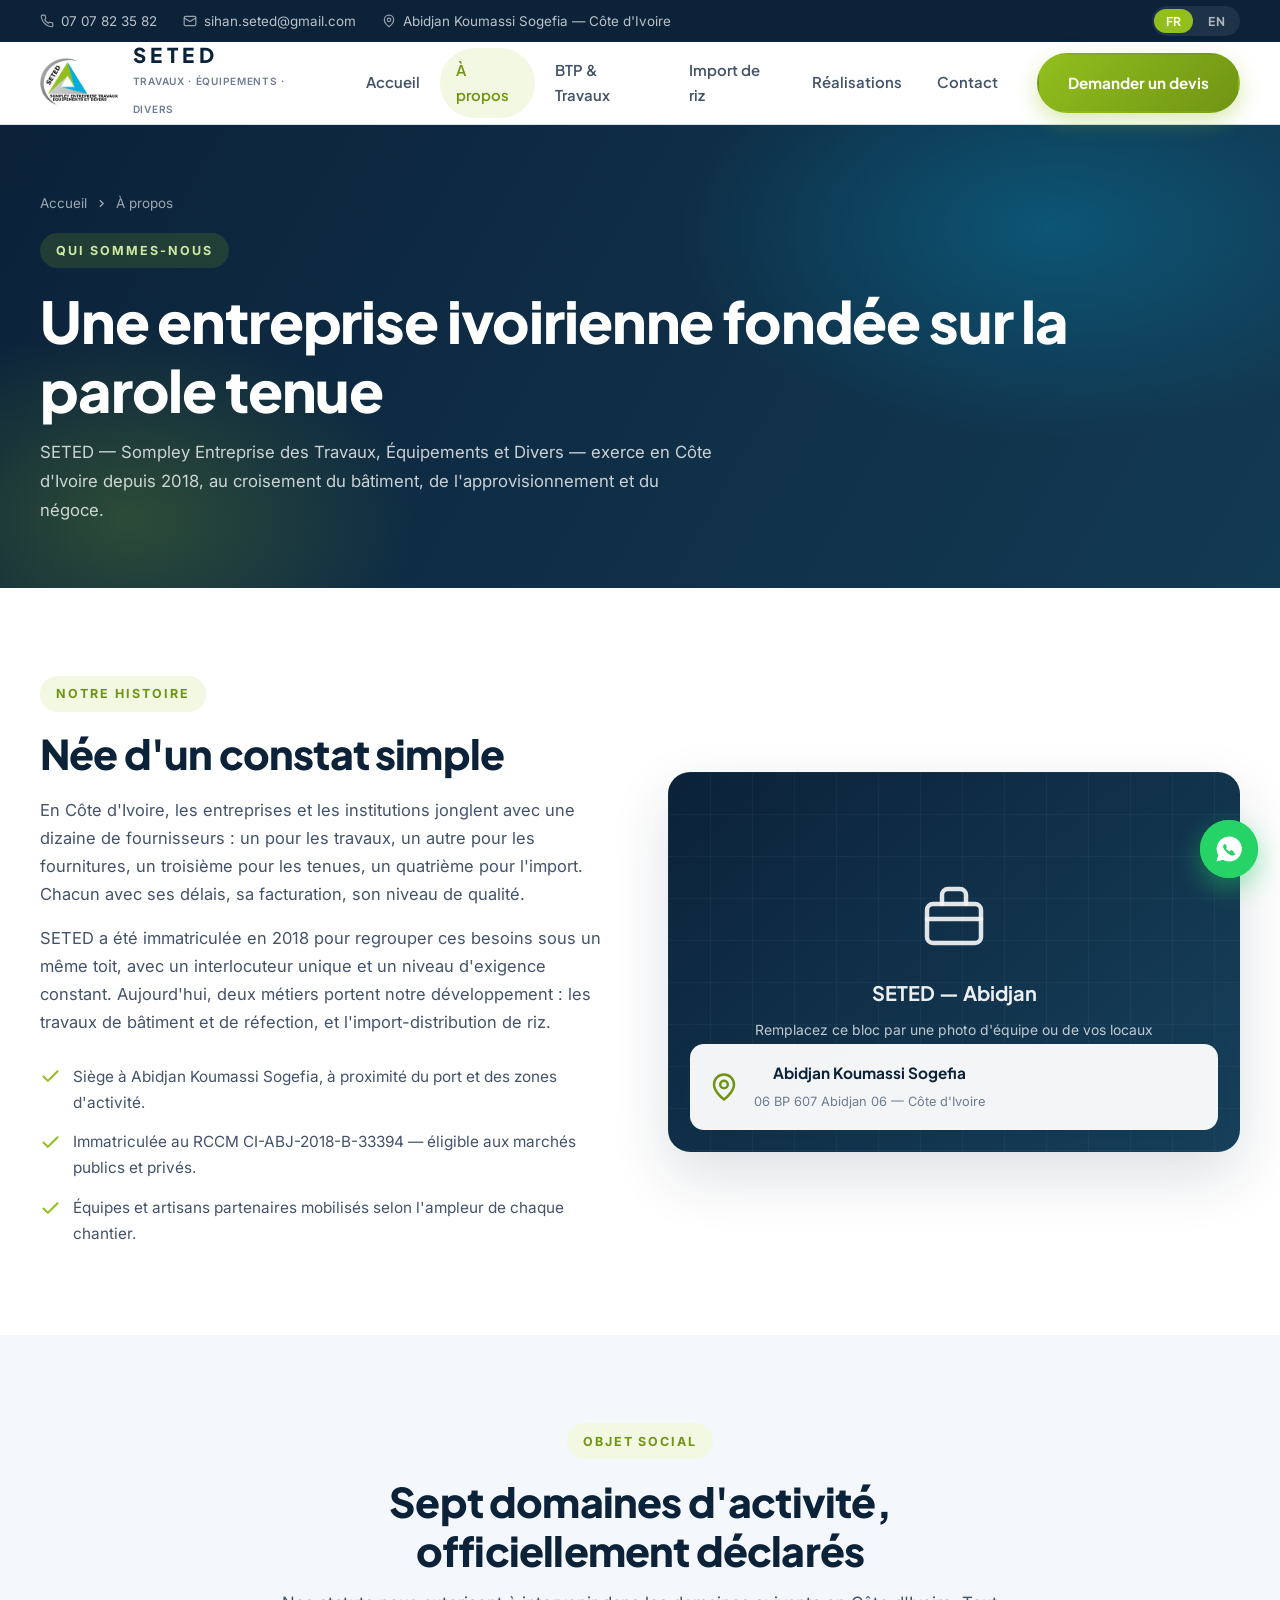
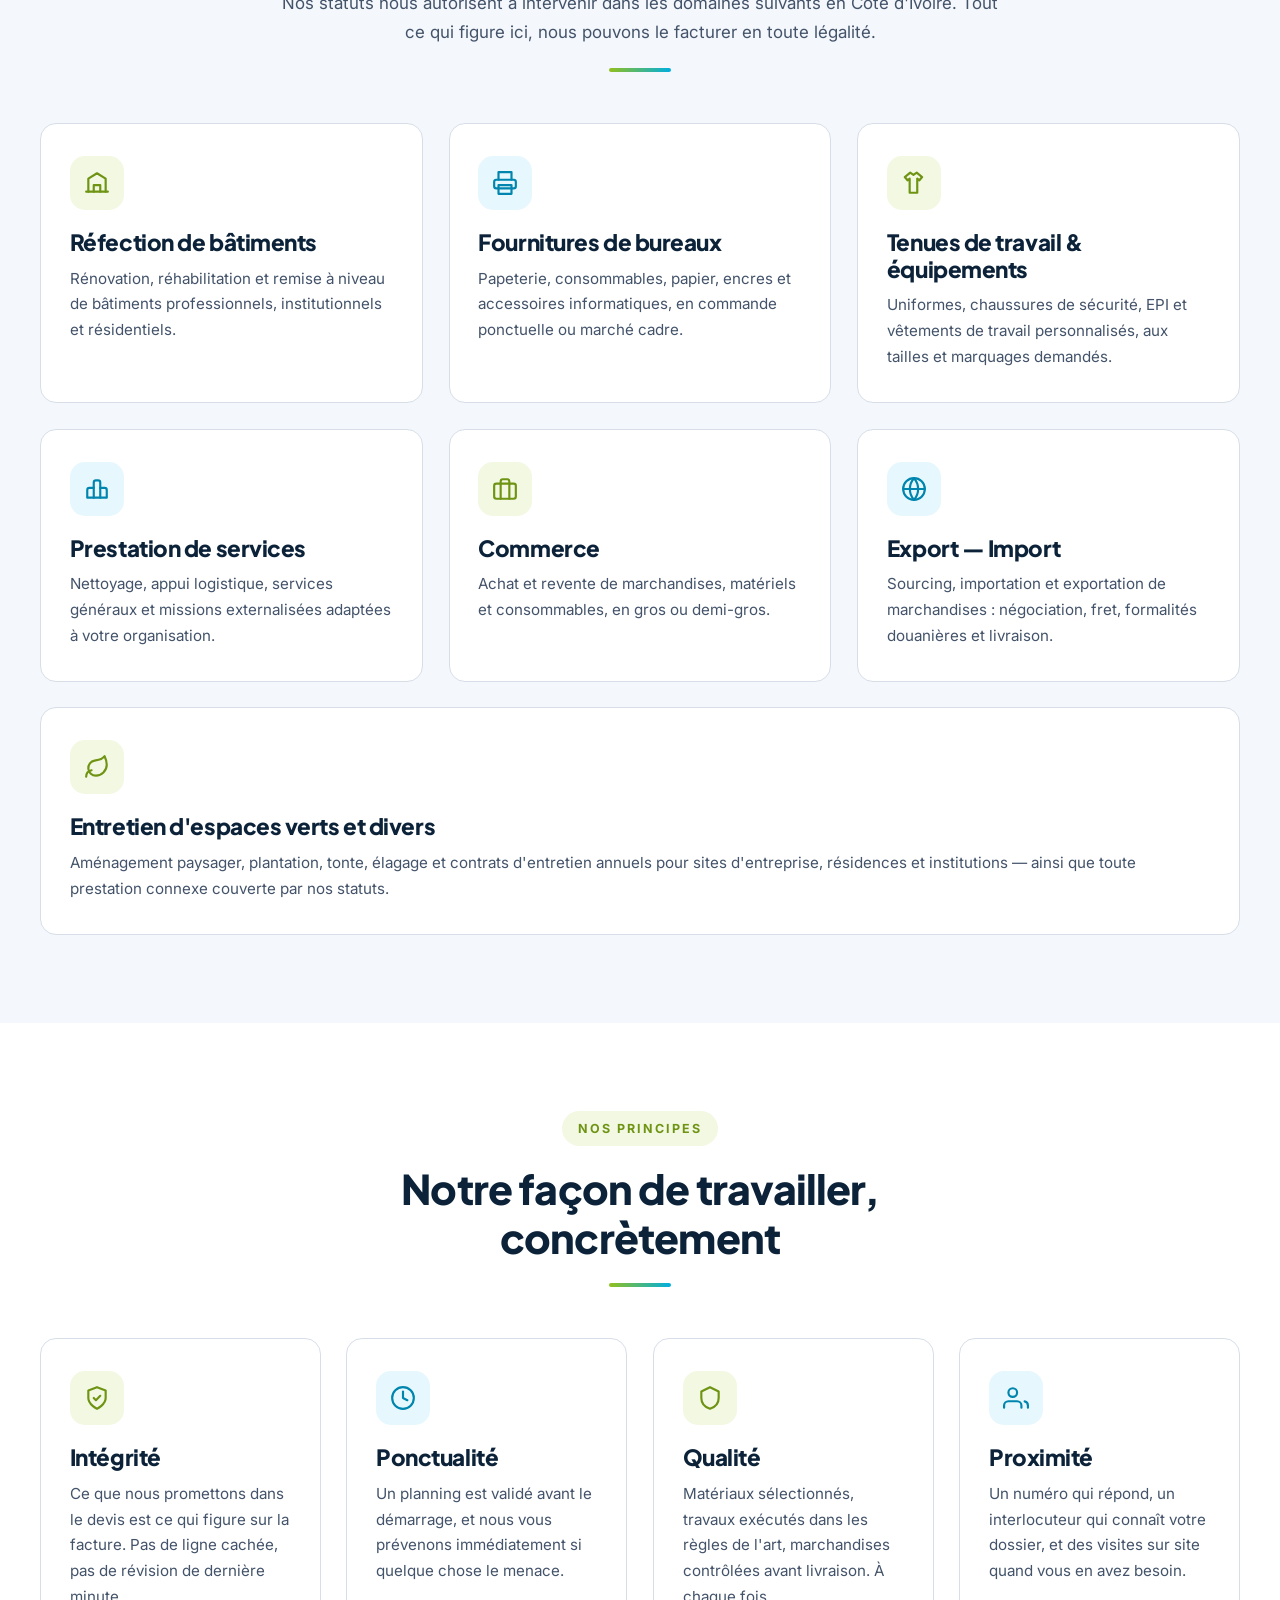
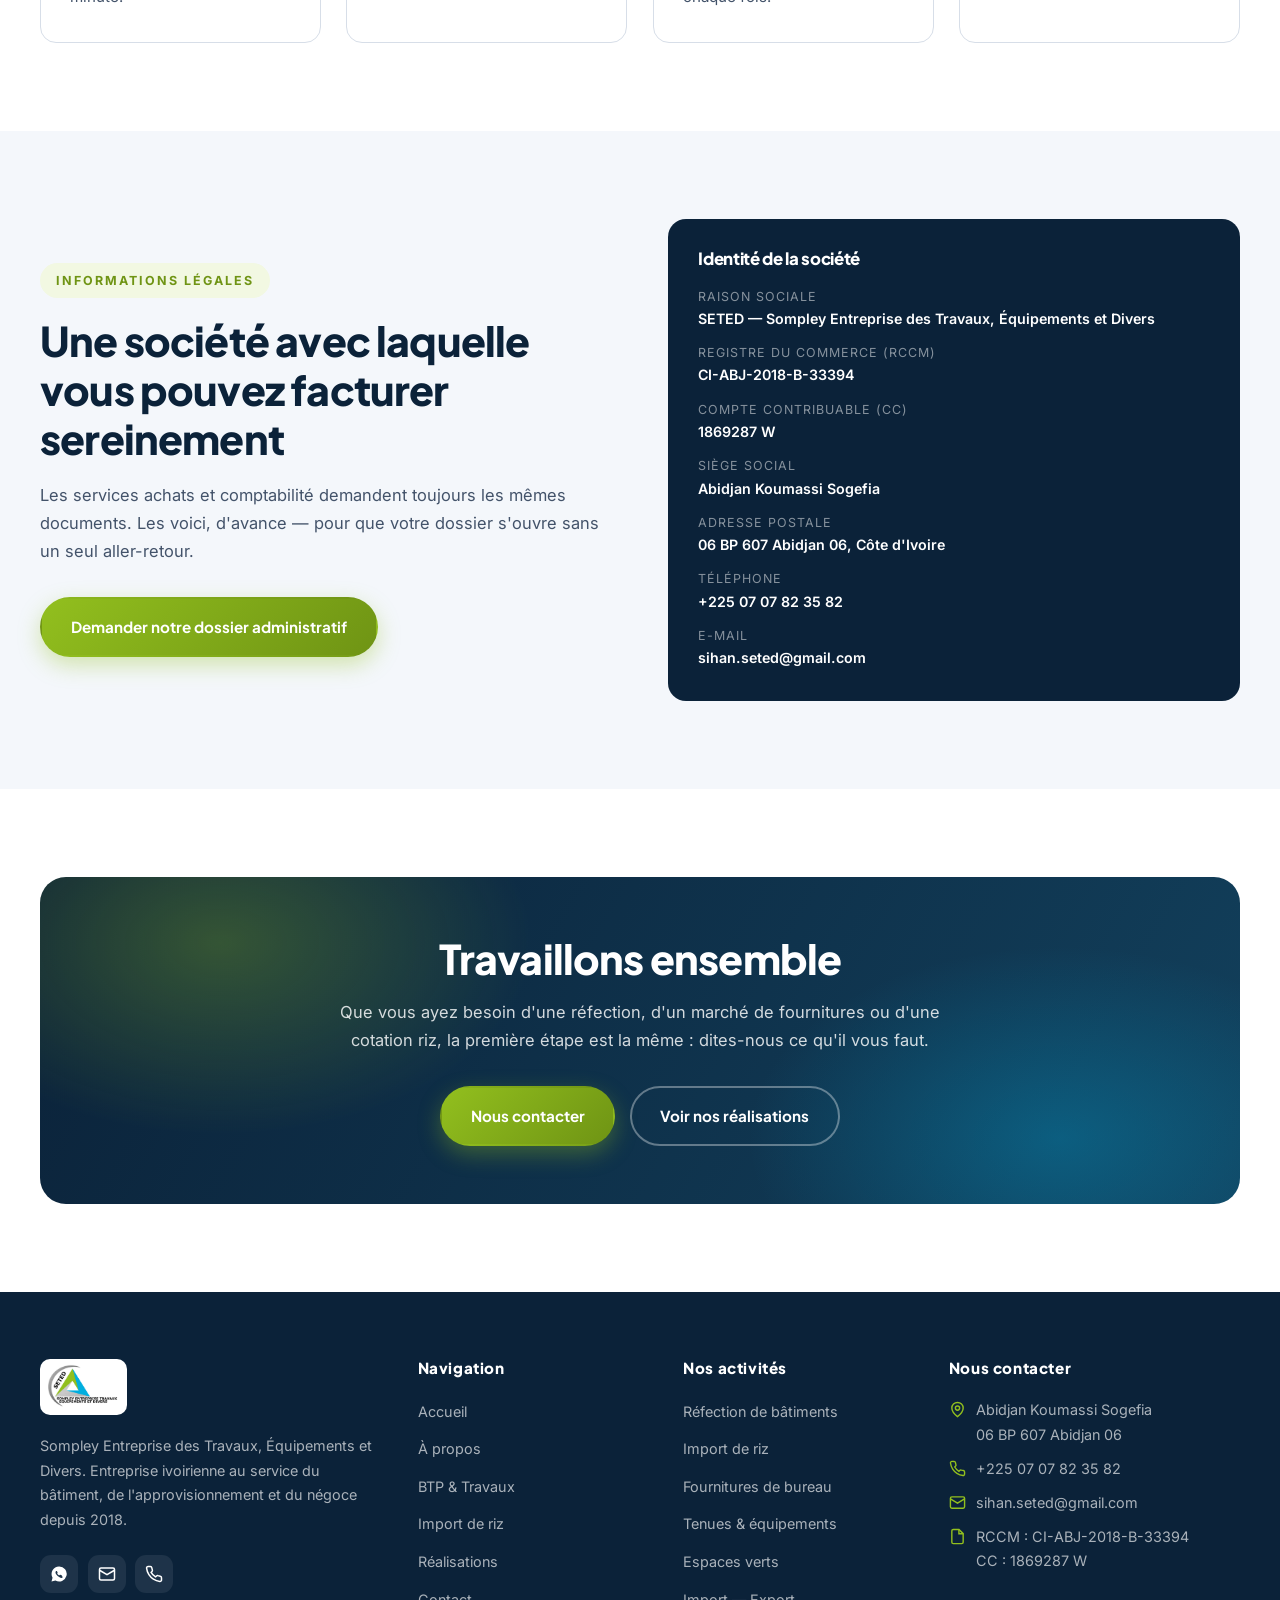
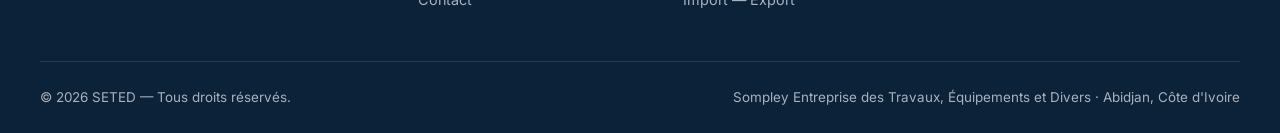
<file: a-propos.html>
<!DOCTYPE html>
<html lang="fr">
<head>
<meta charset="UTF-8">
<meta name="viewport" content="width=device-width, initial-scale=1">
<title data-en-title="About SETED — Ivorian construction and trading company">À propos de SETED — Entreprise ivoirienne de travaux et de négoce</title>
<meta name="description" content="Découvrez SETED : société ivoirienne créée en 2018, spécialisée dans les travaux de bâtiment, la fourniture d'équipements et l'import de riz. Siège à Abidjan Koumassi.">
<meta name="keywords" content="BTP Côte d'Ivoire, réfection bâtiment Abidjan, import riz Côte d'Ivoire, entreprise travaux Abidjan, fournitures de bureau, espaces verts, SETED">
<meta name="author" content="SETED — Sompley Entreprise des Travaux, Équipements et Divers">
<meta property="og:title" content="À propos de SETED — Entreprise ivoirienne de travaux et de négoce">
<meta property="og:description" content="Découvrez SETED : société ivoirienne créée en 2018, spécialisée dans les travaux de bâtiment, la fourniture d'équipements et l'import de riz. Siège à Abidjan Koumassi.">
<meta property="og:type" content="website">
<meta property="og:locale" content="fr_CI">
<link rel="icon" href="assets/img/logo-seted.png">
<link rel="preconnect" href="https://fonts.googleapis.com">
<link rel="preconnect" href="https://fonts.gstatic.com" crossorigin>
<link href="https://fonts.googleapis.com/css2?family=Plus+Jakarta+Sans:wght@600;700;800&family=Inter:wght@400;500;600&display=swap" rel="stylesheet">
<link rel="stylesheet" href="assets/css/style.css">
</head>
<body>

<!-- ===================== BARRE SUPÉRIEURE ===================== -->
<div class="topbar">
  <div class="conteneur">
    <div class="topbar-infos">
      <a href="tel:+2250707823582">
        <svg viewBox="0 0 24 24" fill="none" stroke="currentColor" stroke-width="2" stroke-linecap="round"><path d="M22 16.9v3a2 2 0 0 1-2.2 2 19.8 19.8 0 0 1-8.6-3.1 19.5 19.5 0 0 1-6-6A19.8 19.8 0 0 1 2.1 4.2 2 2 0 0 1 4.1 2h3a2 2 0 0 1 2 1.7c.1 1 .4 1.9.7 2.8a2 2 0 0 1-.5 2.1L8.1 9.9a16 16 0 0 0 6 6l1.3-1.3a2 2 0 0 1 2.1-.4c.9.3 1.8.6 2.8.7a2 2 0 0 1 1.7 2z"/></svg>
        07 07 82 35 82
      </a>
      <a href="mailto:sihan.seted@gmail.com">
        <svg viewBox="0 0 24 24" fill="none" stroke="currentColor" stroke-width="2"><rect x="2" y="4" width="20" height="16" rx="2"/><path d="m22 7-10 6L2 7"/></svg>
        sihan.seted@gmail.com
      </a>
      <span>
        <svg viewBox="0 0 24 24" fill="none" stroke="currentColor" stroke-width="2"><path d="M20 10c0 6-8 12-8 12s-8-6-8-12a8 8 0 0 1 16 0Z"/><circle cx="12" cy="10" r="3"/></svg>
        <span data-en="Abidjan Koumassi Sogefia — Côte d'Ivoire">Abidjan Koumassi Sogefia — Côte d'Ivoire</span>
      </span>
    </div>
    <div class="langues" role="group" aria-label="Langue / Language">
      <button type="button" data-lang="fr" class="actif">FR</button>
      <button type="button" data-lang="en">EN</button>
    </div>
  </div>
</div>

<!-- ===================== EN-TÊTE / NAVIGATION ===================== -->
<header class="entete">
  <div class="conteneur nav">
    <a href="index.html" class="logo" aria-label="SETED — Accueil">
      <img src="assets/img/logo-seted.png" alt="Logo SETED">
      <span class="logo-texte">
        <strong>SETED</strong>
        <span data-en="Works · Equipment · Trade">Travaux · Équipements · Divers</span>
      </span>
    </a>

    <nav>
      <ul class="menu" id="menu">
        <li><a href="index.html" data-en="Home">Accueil</a></li>
        <li><a href="a-propos.html" class="actif" data-en="About">À propos</a></li>
        <li><a href="btp.html" data-en="Construction">BTP &amp; Travaux</a></li>
        <li><a href="riz.html" data-en="Rice Import">Import de riz</a></li>
        <li><a href="realisations.html" data-en="Projects">Réalisations</a></li>
        <li><a href="contact.html" data-en="Contact">Contact</a></li>
      </ul>
    </nav>

    <div class="nav-actions">
      <a href="contact.html" class="btn btn--primaire" data-en="Request a quote">Demander un devis</a>
      <button class="burger" id="burger" aria-label="Ouvrir le menu" aria-expanded="false" aria-controls="menu">
        <span></span><span></span><span></span>
      </button>
    </div>
  </div>
</header>

<!-- ===================== BANNIÈRE ===================== -->
<section class="banniere">
  <div class="conteneur">
    <div class="fil">
      <a href="index.html" data-en="Home">Accueil</a>
      <svg viewBox="0 0 24 24" fill="none" stroke="currentColor" stroke-width="2.5"><path d="m9 18 6-6-6-6"/></svg>
      <span data-en="About">À propos</span>
    </div>
    <span class="surtitre surtitre--clair" data-en="Who we are">Qui sommes-nous</span>
    <h1 data-en="An Ivorian company built on keeping its word">Une entreprise ivoirienne fondée sur la parole tenue</h1>
    <p data-en="SETED — Sompley Enterprise for Works, Equipment and Related Services — has been operating in Côte d'Ivoire since 2018, at the meeting point of construction, supply and trade.">
      SETED — Sompley Entreprise des Travaux, Équipements et Divers — exerce en Côte d'Ivoire depuis 2018, au croisement du bâtiment, de l'approvisionnement et du négoce.
    </p>
  </div>
</section>

<!-- ===================== HISTOIRE ===================== -->
<section class="section">
  <div class="conteneur">
    <div class="duo">
      <div class="duo__texte anim">
        <span class="surtitre" data-en="Our story">Notre histoire</span>
        <h2 data-en="Born from a simple observation">Née d'un constat simple</h2>
        <p data-en="In Côte d'Ivoire, companies and institutions juggle a dozen suppliers: one for works, another for supplies, a third for workwear, a fourth for imports. Each one with its own delays, its own invoicing, its own quality standard.">
          En Côte d'Ivoire, les entreprises et les institutions jonglent avec une dizaine de fournisseurs&nbsp;: un pour les travaux, un autre pour les fournitures, un troisième pour les tenues, un quatrième pour l'import. Chacun avec ses délais, sa facturation, son niveau de qualité.
        </p>
        <p data-en="SETED was registered in 2018 to bring these needs under one roof, with a single contact and one consistent standard. Today, two businesses drive our growth: construction and renovation works, and the import and distribution of rice.">
          SETED a été immatriculée en 2018 pour regrouper ces besoins sous un même toit, avec un interlocuteur unique et un niveau d'exigence constant. Aujourd'hui, deux métiers portent notre développement&nbsp;: les travaux de bâtiment et de réfection, et l'import-distribution de riz.
        </p>
        <ul class="liste-check">
          <li><svg viewBox="0 0 24 24" fill="none" stroke="currentColor" stroke-width="2.4" stroke-linecap="round" stroke-linejoin="round"><path d="M20 6 9 17l-5-5"/></svg><span data-en="Head office in Abidjan Koumassi Sogefia, close to the port and to the business districts.">Siège à Abidjan Koumassi Sogefia, à proximité du port et des zones d'activité.</span></li>
          <li><svg viewBox="0 0 24 24" fill="none" stroke="currentColor" stroke-width="2.4" stroke-linecap="round" stroke-linejoin="round"><path d="M20 6 9 17l-5-5"/></svg><span data-en="Registered under RCCM CI-ABJ-2018-B-33394 — eligible for public and private tenders.">Immatriculée au RCCM CI-ABJ-2018-B-33394 — éligible aux marchés publics et privés.</span></li>
          <li><svg viewBox="0 0 24 24" fill="none" stroke="currentColor" stroke-width="2.4" stroke-linecap="round" stroke-linejoin="round"><path d="M20 6 9 17l-5-5"/></svg><span data-en="Teams and partner craftsmen mobilised according to the size of each job.">Équipes et artisans partenaires mobilisés selon l'ampleur de chaque chantier.</span></li>
        </ul>
      </div>
      <div class="duo__media anim anim-2">
        <div class="visuel">
          <div class="visuel__contenu">
            <svg viewBox="0 0 24 24" fill="none" stroke="currentColor" stroke-width="1.5" stroke-linecap="round" stroke-linejoin="round"><rect x="3" y="8" width="18" height="13" rx="2"/><path d="M8 8V5a2 2 0 0 1 2-2h4a2 2 0 0 1 2 2v3"/><path d="M3 13h18"/></svg>
            <strong data-en="SETED — Abidjan">SETED — Abidjan</strong>
            <span data-en="Replace this block with a team or premises photo">Remplacez ce bloc par une photo d'équipe ou de vos locaux</span>
          </div>
          <div class="visuel__badge">
            <svg viewBox="0 0 24 24" fill="none" stroke="currentColor" stroke-width="2" stroke-linecap="round" stroke-linejoin="round"><path d="M20 10c0 6-8 12-8 12s-8-6-8-12a8 8 0 0 1 16 0Z"/><circle cx="12" cy="10" r="3"/></svg>
            <div>
              <strong>Abidjan Koumassi Sogefia</strong>
              <small>06 BP 607 Abidjan 06 — Côte d'Ivoire</small>
            </div>
          </div>
        </div>
      </div>
    </div>
  </div>
</section>

<!-- ===================== OBJET SOCIAL ===================== -->
<section class="section section--gris" id="objet-social">
  <div class="conteneur">
    <div class="entete-section centre anim">
      <span class="surtitre" data-en="Corporate purpose">Objet social</span>
      <h2 data-en="Seven fields of activity, officially registered">Sept domaines d'activité, officiellement déclarés</h2>
      <p data-en="Our articles of association authorise us to operate in the following fields in Côte d'Ivoire. Anything listed here, we can invoice legally.">
        Nos statuts nous autorisent à intervenir dans les domaines suivants en Côte d'Ivoire. Tout ce qui figure ici, nous pouvons le facturer en toute légalité.
      </p>
      <div class="trait"></div>
    </div>

    <div class="grille grille--3">
      <article class="carte anim">
        <div class="carte__ico"><svg viewBox="0 0 24 24" fill="none" stroke="currentColor" stroke-width="2" stroke-linecap="round" stroke-linejoin="round"><path d="M2 20h20"/><path d="M4 20V8l8-5 8 5v12"/><path d="M9 20v-6h6v6"/></svg></div>
        <h3 data-en="Building renovation">Réfection de bâtiments</h3>
        <p data-en="Renovation, rehabilitation and upgrading of professional, institutional and residential buildings.">Rénovation, réhabilitation et remise à niveau de bâtiments professionnels, institutionnels et résidentiels.</p>
      </article>
      <article class="carte carte--bleu anim anim-1">
        <div class="carte__ico"><svg viewBox="0 0 24 24" fill="none" stroke="currentColor" stroke-width="2" stroke-linecap="round" stroke-linejoin="round"><path d="M6 9V2h12v7"/><rect x="6" y="14" width="12" height="8"/><rect x="2" y="9" width="20" height="8" rx="2"/></svg></div>
        <h3 data-en="Office supplies">Fournitures de bureaux</h3>
        <p data-en="Stationery, consumables, paper, inks and IT accessories, on one-off orders or framework contracts.">Papeterie, consommables, papier, encres et accessoires informatiques, en commande ponctuelle ou marché cadre.</p>
      </article>
      <article class="carte anim anim-2">
        <div class="carte__ico"><svg viewBox="0 0 24 24" fill="none" stroke="currentColor" stroke-width="2" stroke-linecap="round" stroke-linejoin="round"><path d="m3.5 6.5 5-4 3 2 3-2 5 4-2.5 3-2-1.5V21H8V8L6 9.5 3.5 6.5Z"/></svg></div>
        <h3 data-en="Workwear &amp; equipment">Tenues de travail &amp; équipements</h3>
        <p data-en="Uniforms, safety footwear, PPE and branded workwear, sized and marked to your specification.">Uniformes, chaussures de sécurité, EPI et vêtements de travail personnalisés, aux tailles et marquages demandés.</p>
      </article>
      <article class="carte carte--bleu anim">
        <div class="carte__ico"><svg viewBox="0 0 24 24" fill="none" stroke="currentColor" stroke-width="2" stroke-linecap="round" stroke-linejoin="round"><path d="M9 11H5a2 2 0 0 0-2 2v7h18v-7a2 2 0 0 0-2-2h-4"/><path d="M9 20V6a2 2 0 0 1 2-2h2a2 2 0 0 1 2 2v14"/></svg></div>
        <h3 data-en="Service provision">Prestation de services</h3>
        <p data-en="Cleaning, logistics support, general services and outsourced assignments tailored to your organisation.">Nettoyage, appui logistique, services généraux et missions externalisées adaptées à votre organisation.</p>
      </article>
      <article class="carte anim anim-1">
        <div class="carte__ico"><svg viewBox="0 0 24 24" fill="none" stroke="currentColor" stroke-width="2" stroke-linecap="round" stroke-linejoin="round"><rect x="2" y="7" width="20" height="14" rx="2"/><path d="M16 21V5a2 2 0 0 0-2-2h-4a2 2 0 0 0-2 2v16"/></svg></div>
        <h3 data-en="Trade">Commerce</h3>
        <p data-en="Purchase and resale of goods, equipment and consumables, in wholesale or semi-wholesale volumes.">Achat et revente de marchandises, matériels et consommables, en gros ou demi-gros.</p>
      </article>
      <article class="carte carte--bleu anim anim-2">
        <div class="carte__ico"><svg viewBox="0 0 24 24" fill="none" stroke="currentColor" stroke-width="2" stroke-linecap="round" stroke-linejoin="round"><circle cx="12" cy="12" r="10"/><path d="M2 12h20"/><path d="M12 2a15 15 0 0 1 0 20 15 15 0 0 1 0-20Z"/></svg></div>
        <h3 data-en="Export — Import">Export — Import</h3>
        <p data-en="Sourcing, importing and exporting goods: negotiation, freight, customs formalities and delivery.">Sourcing, importation et exportation de marchandises&nbsp;: négociation, fret, formalités douanières et livraison.</p>
      </article>
      <article class="carte anim" style="grid-column:span 3">
        <div class="carte__ico"><svg viewBox="0 0 24 24" fill="none" stroke="currentColor" stroke-width="2" stroke-linecap="round" stroke-linejoin="round"><path d="M11 20A7 7 0 0 1 9.8 6.1C15.5 5 17 4.5 19 2c1 2 2 4.2 2 8 0 5.5-4.8 10-10 10Z"/><path d="M2 21c0-3 1.9-5.4 5-6"/></svg></div>
        <h3 data-en="Green space maintenance &amp; related services">Entretien d'espaces verts et divers</h3>
        <p data-en="Landscaping, planting, mowing, pruning and annual maintenance contracts for corporate sites, residences and institutions — plus any related service covered by our articles of association.">Aménagement paysager, plantation, tonte, élagage et contrats d'entretien annuels pour sites d'entreprise, résidences et institutions — ainsi que toute prestation connexe couverte par nos statuts.</p>
      </article>
    </div>
  </div>
</section>

<!-- ===================== VALEURS ===================== -->
<section class="section">
  <div class="conteneur">
    <div class="entete-section centre anim">
      <span class="surtitre" data-en="Our principles">Nos principes</span>
      <h2 data-en="How we work, concretely">Notre façon de travailler, concrètement</h2>
      <div class="trait"></div>
    </div>

    <div class="grille grille--4">
      <article class="carte anim">
        <div class="carte__ico"><svg viewBox="0 0 24 24" fill="none" stroke="currentColor" stroke-width="2" stroke-linecap="round" stroke-linejoin="round"><path d="M12 22s8-4 8-10V5l-8-3-8 3v7c0 6 8 10 8 10Z"/><path d="m9 12 2 2 4-4"/></svg></div>
        <h3 data-en="Integrity">Intégrité</h3>
        <p data-en="What we promise in the quote is what appears on the invoice. No hidden line, no last-minute revision.">Ce que nous promettons dans le devis est ce qui figure sur la facture. Pas de ligne cachée, pas de révision de dernière minute.</p>
      </article>
      <article class="carte carte--bleu anim anim-1">
        <div class="carte__ico"><svg viewBox="0 0 24 24" fill="none" stroke="currentColor" stroke-width="2" stroke-linecap="round" stroke-linejoin="round"><circle cx="12" cy="12" r="10"/><path d="M12 6v6l4 2"/></svg></div>
        <h3 data-en="Punctuality">Ponctualité</h3>
        <p data-en="A schedule is agreed before we start, and we tell you immediately if anything threatens it.">Un planning est validé avant le démarrage, et nous vous prévenons immédiatement si quelque chose le menace.</p>
      </article>
      <article class="carte anim anim-2">
        <div class="carte__ico"><svg viewBox="0 0 24 24" fill="none" stroke="currentColor" stroke-width="2" stroke-linecap="round" stroke-linejoin="round"><path d="M12 2 4 6v6c0 5 3.5 8.5 8 10 4.5-1.5 8-5 8-10V6l-8-4Z"/></svg></div>
        <h3 data-en="Quality">Qualité</h3>
        <p data-en="Materials selected, work carried out to standard, goods inspected before delivery. Every time.">Matériaux sélectionnés, travaux exécutés dans les règles de l'art, marchandises contrôlées avant livraison. À chaque fois.</p>
      </article>
      <article class="carte carte--bleu anim anim-3">
        <div class="carte__ico"><svg viewBox="0 0 24 24" fill="none" stroke="currentColor" stroke-width="2" stroke-linecap="round" stroke-linejoin="round"><path d="M17 21v-2a4 4 0 0 0-4-4H5a4 4 0 0 0-4 4v2"/><circle cx="9" cy="7" r="4"/><path d="M23 21v-2a4 4 0 0 0-3-3.9"/></svg></div>
        <h3 data-en="Proximity">Proximité</h3>
        <p data-en="A phone number that answers, a contact who knows your file, and site visits when you need them.">Un numéro qui répond, un interlocuteur qui connaît votre dossier, et des visites sur site quand vous en avez besoin.</p>
      </article>
    </div>
  </div>
</section>

<!-- ===================== INFOS LÉGALES ===================== -->
<section class="section section--gris">
  <div class="conteneur">
    <div class="duo">
      <div class="duo__texte anim">
        <span class="surtitre" data-en="Legal information">Informations légales</span>
        <h2 data-en="A company you can invoice with confidence">Une société avec laquelle vous pouvez facturer sereinement</h2>
        <p data-en="Procurement and accounting departments ask for the same documents every time. Here they are, upfront — so your file can be opened without a single back-and-forth.">
          Les services achats et comptabilité demandent toujours les mêmes documents. Les voici, d'avance — pour que votre dossier s'ouvre sans un seul aller-retour.
        </p>
        <div class="groupe-btn" style="margin-top:2rem">
          <a href="contact.html" class="btn btn--primaire" data-en="Request our company file">Demander notre dossier administratif</a>
        </div>
      </div>
      <div class="anim anim-2">
        <div class="carte-legale">
          <h3 data-en="Company identity">Identité de la société</h3>
          <dl>
            <div><dt data-en="Corporate name">Raison sociale</dt><dd>SETED — Sompley Entreprise des Travaux, Équipements et Divers</dd></div>
            <div><dt data-en="Trade register (RCCM)">Registre du commerce (RCCM)</dt><dd>CI-ABJ-2018-B-33394</dd></div>
            <div><dt data-en="Taxpayer account (CC)">Compte contribuable (CC)</dt><dd>1869287 W</dd></div>
            <div><dt data-en="Registered office">Siège social</dt><dd>Abidjan Koumassi Sogefia</dd></div>
            <div><dt data-en="Postal address">Adresse postale</dt><dd>06 BP 607 Abidjan 06, Côte d'Ivoire</dd></div>
            <div><dt data-en="Phone">Téléphone</dt><dd>+225 07 07 82 35 82</dd></div>
            <div><dt>E-mail</dt><dd>sihan.seted@gmail.com</dd></div>
          </dl>
        </div>
      </div>
    </div>
  </div>
</section>

<!-- ===================== CTA ===================== -->
<section class="section">
  <div class="conteneur">
    <div class="cta anim">
      <h2 data-en="Let's work together">Travaillons ensemble</h2>
      <p data-en="Whether you need a renovation, a supply contract or a rice quotation, the first step is the same: tell us what you need.">
        Que vous ayez besoin d'une réfection, d'un marché de fournitures ou d'une cotation riz, la première étape est la même&nbsp;: dites-nous ce qu'il vous faut.
      </p>
      <div class="groupe-btn">
        <a href="contact.html" class="btn btn--primaire" data-en="Contact us">Nous contacter</a>
        <a href="realisations.html" class="btn btn--clair" data-en="See our projects">Voir nos réalisations</a>
      </div>
    </div>
  </div>
</section>

<!-- ===================== PIED DE PAGE ===================== -->
<footer class="pied">
  <div class="conteneur">
    <div class="pied-grille">
      <div>
        <div class="pied-logo">
          <img src="assets/img/logo-seted.png" alt="Logo SETED">
        </div>
        <p data-en="Sompley Enterprise for Works, Equipment and Related Services. An Ivorian company serving construction, supply and trade since 2018.">
          Sompley Entreprise des Travaux, Équipements et Divers. Entreprise ivoirienne au service du bâtiment, de l'approvisionnement et du négoce depuis 2018.
        </p>
        <div class="reseaux">
          <a href="https://wa.me/2250707823582" aria-label="WhatsApp" target="_blank" rel="noopener">
            <svg viewBox="0 0 24 24" fill="currentColor"><path d="M12 2a10 10 0 0 0-8.6 15L2 22l5.2-1.4A10 10 0 1 0 12 2Zm5.3 14c-.2.6-1.3 1.2-1.8 1.2-.5.1-1 .1-1.7-.1a12 12 0 0 1-5.6-4.8c-.4-.6-.9-1.6-.9-2.4 0-.9.5-1.3.7-1.5.2-.2.4-.3.6-.3h.4c.2 0 .4 0 .5.4l.7 1.7c.1.2 0 .4-.1.5l-.3.4c-.1.1-.3.3-.1.5.3.5.7 1 1.2 1.4.6.5 1.1.7 1.3.8.2.1.4.1.5-.1l.6-.7c.2-.2.3-.2.5-.1l1.6.8c.2.1.4.2.4.3.1.1.1.5 0 1Z"/></svg>
          </a>
          <a href="mailto:sihan.seted@gmail.com" aria-label="E-mail">
            <svg viewBox="0 0 24 24" fill="none" stroke="currentColor" stroke-width="2"><rect x="2" y="4" width="20" height="16" rx="2"/><path d="m22 7-10 6L2 7"/></svg>
          </a>
          <a href="tel:+2250707823582" aria-label="Téléphone">
            <svg viewBox="0 0 24 24" fill="none" stroke="currentColor" stroke-width="2" stroke-linecap="round"><path d="M22 16.9v3a2 2 0 0 1-2.2 2 19.8 19.8 0 0 1-8.6-3.1 19.5 19.5 0 0 1-6-6A19.8 19.8 0 0 1 2.1 4.2 2 2 0 0 1 4.1 2h3a2 2 0 0 1 2 1.7c.1 1 .4 1.9.7 2.8a2 2 0 0 1-.5 2.1L8.1 9.9a16 16 0 0 0 6 6l1.3-1.3a2 2 0 0 1 2.1-.4c.9.3 1.8.6 2.8.7a2 2 0 0 1 1.7 2z"/></svg>
          </a>
        </div>
      </div>

      <div>
        <h4 data-en="Navigation">Navigation</h4>
        <ul>
          <li><a href="index.html" data-en="Home">Accueil</a></li>
          <li><a href="a-propos.html" data-en="About us">À propos</a></li>
          <li><a href="btp.html" data-en="Construction &amp; Works">BTP &amp; Travaux</a></li>
          <li><a href="riz.html" data-en="Rice Import">Import de riz</a></li>
          <li><a href="realisations.html" data-en="Projects">Réalisations</a></li>
          <li><a href="contact.html" data-en="Contact">Contact</a></li>
        </ul>
      </div>

      <div>
        <h4 data-en="Our services">Nos activités</h4>
        <ul>
          <li><a href="btp.html" data-en="Building renovation">Réfection de bâtiments</a></li>
          <li><a href="riz.html" data-en="Rice import">Import de riz</a></li>
          <li><a href="btp.html#services" data-en="Office supplies">Fournitures de bureau</a></li>
          <li><a href="btp.html#services" data-en="Workwear &amp; equipment">Tenues &amp; équipements</a></li>
          <li><a href="btp.html#services" data-en="Green spaces">Espaces verts</a></li>
          <li><a href="riz.html#import" data-en="Import — Export">Import — Export</a></li>
        </ul>
      </div>

      <div>
        <h4 data-en="Contact us">Nous contacter</h4>
        <ul class="pied-contact">
          <li>
            <svg viewBox="0 0 24 24" fill="none" stroke="currentColor" stroke-width="2"><path d="M20 10c0 6-8 12-8 12s-8-6-8-12a8 8 0 0 1 16 0Z"/><circle cx="12" cy="10" r="3"/></svg>
            <span>Abidjan Koumassi Sogefia<br>06 BP 607 Abidjan 06</span>
          </li>
          <li>
            <svg viewBox="0 0 24 24" fill="none" stroke="currentColor" stroke-width="2" stroke-linecap="round"><path d="M22 16.9v3a2 2 0 0 1-2.2 2 19.8 19.8 0 0 1-8.6-3.1 19.5 19.5 0 0 1-6-6A19.8 19.8 0 0 1 2.1 4.2 2 2 0 0 1 4.1 2h3a2 2 0 0 1 2 1.7c.1 1 .4 1.9.7 2.8a2 2 0 0 1-.5 2.1L8.1 9.9a16 16 0 0 0 6 6l1.3-1.3a2 2 0 0 1 2.1-.4c.9.3 1.8.6 2.8.7a2 2 0 0 1 1.7 2z"/></svg>
            <a href="tel:+2250707823582">+225 07 07 82 35 82</a>
          </li>
          <li>
            <svg viewBox="0 0 24 24" fill="none" stroke="currentColor" stroke-width="2"><rect x="2" y="4" width="20" height="16" rx="2"/><path d="m22 7-10 6L2 7"/></svg>
            <a href="mailto:sihan.seted@gmail.com">sihan.seted@gmail.com</a>
          </li>
          <li>
            <svg viewBox="0 0 24 24" fill="none" stroke="currentColor" stroke-width="2"><path d="M14 2H6a2 2 0 0 0-2 2v16a2 2 0 0 0 2 2h12a2 2 0 0 0 2-2V8Z"/><path d="M14 2v6h6"/></svg>
            <span>RCCM&nbsp;: CI-ABJ-2018-B-33394<br>CC&nbsp;: 1869287 W</span>
          </li>
        </ul>
      </div>
    </div>

    <div class="pied-bas">
      <span>© <span id="annee">2026</span> SETED — <span data-en="All rights reserved.">Tous droits réservés.</span></span>
      <span data-en="Sompley Enterprise for Works, Equipment and Related Services · Abidjan, Côte d'Ivoire">Sompley Entreprise des Travaux, Équipements et Divers · Abidjan, Côte d'Ivoire</span>
    </div>
  </div>
</footer>

<!-- ===================== BOUTON WHATSAPP ===================== -->
<a class="whatsapp" href="https://wa.me/2250707823582?text=Bonjour%20SETED%2C%20je%20souhaite%20un%20renseignement." target="_blank" rel="noopener" aria-label="Écrire à SETED sur WhatsApp">
  <svg viewBox="0 0 24 24" fill="currentColor"><path d="M12 2a10 10 0 0 0-8.6 15L2 22l5.2-1.4A10 10 0 1 0 12 2Zm5.3 14c-.2.6-1.3 1.2-1.8 1.2-.5.1-1 .1-1.7-.1a12 12 0 0 1-5.6-4.8c-.4-.6-.9-1.6-.9-2.4 0-.9.5-1.3.7-1.5.2-.2.4-.3.6-.3h.4c.2 0 .4 0 .5.4l.7 1.7c.1.2 0 .4-.1.5l-.3.4c-.1.1-.3.3-.1.5.3.5.7 1 1.2 1.4.6.5 1.1.7 1.3.8.2.1.4.1.5-.1l.6-.7c.2-.2.3-.2.5-.1l1.6.8c.2.1.4.2.4.3.1.1.1.5 0 1Z"/></svg>
</a>

<script src="assets/js/main.js"></script>
</body>
</html>
</file>
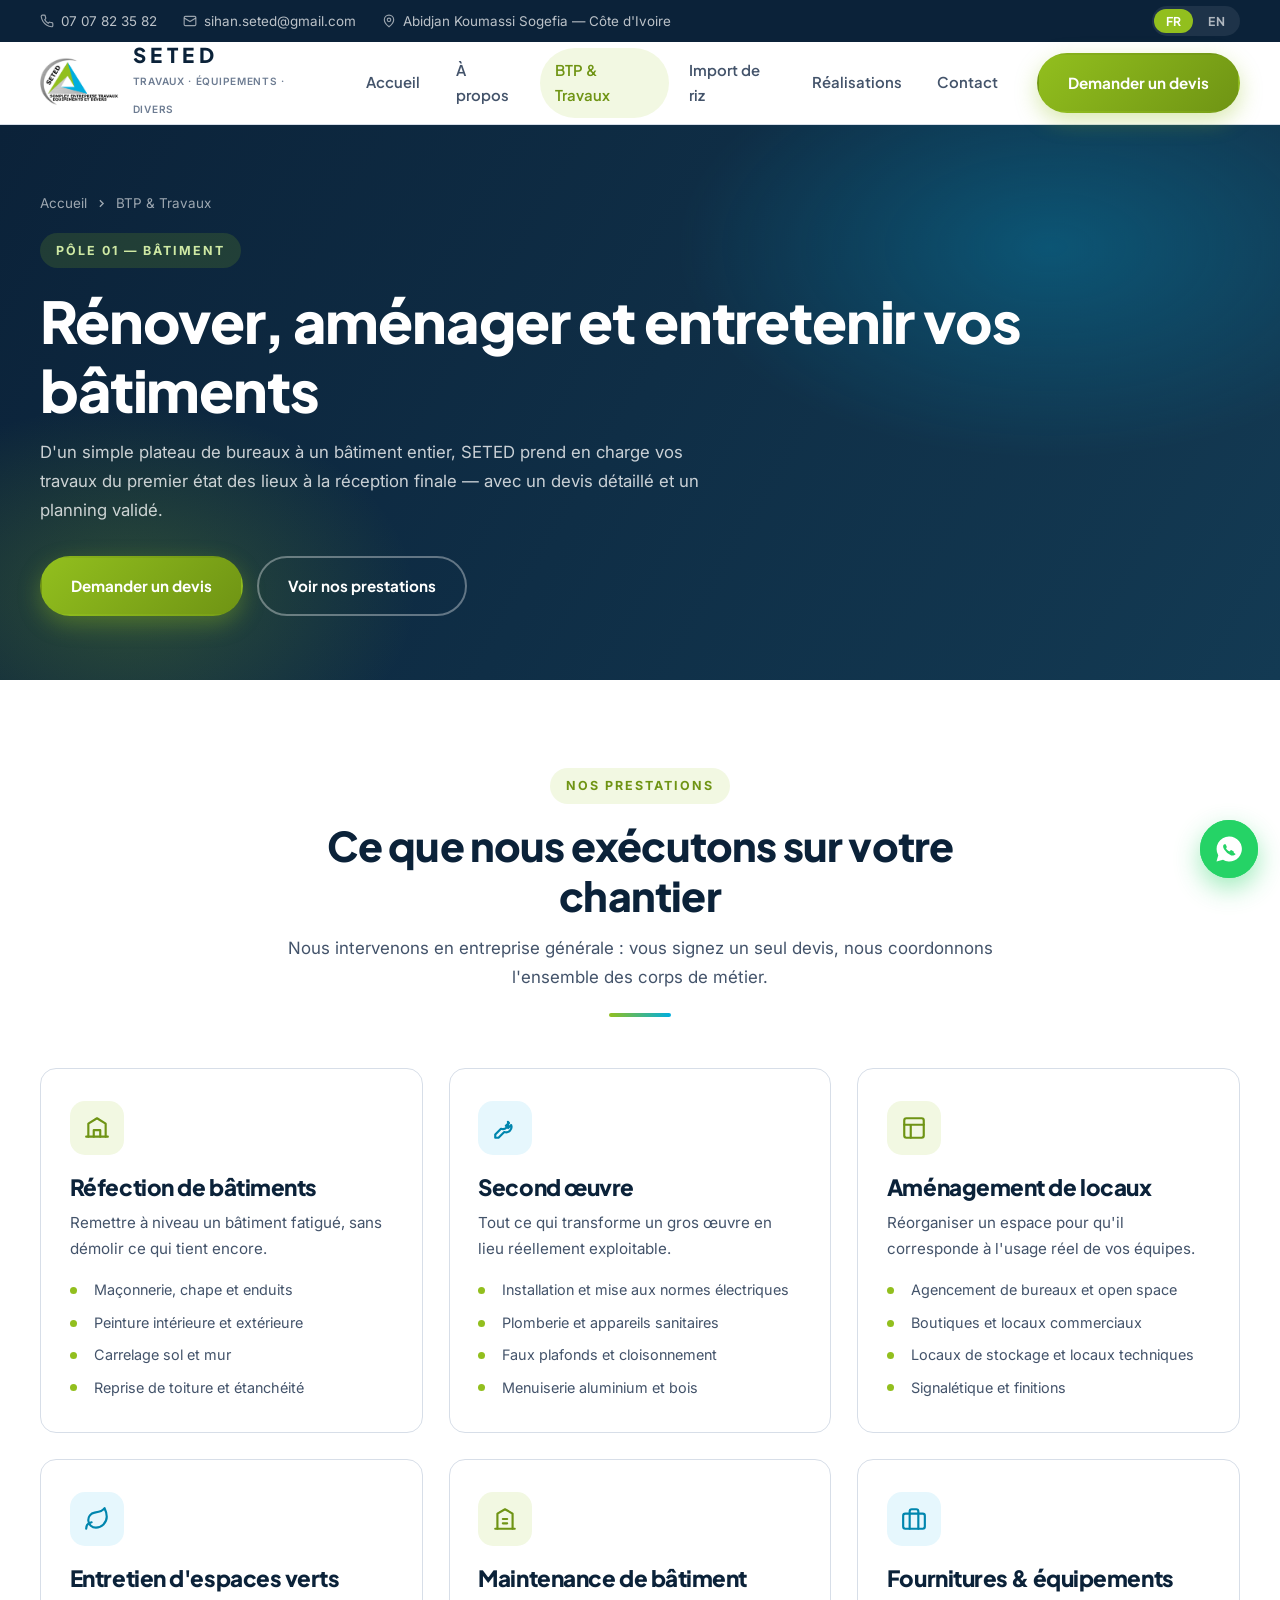
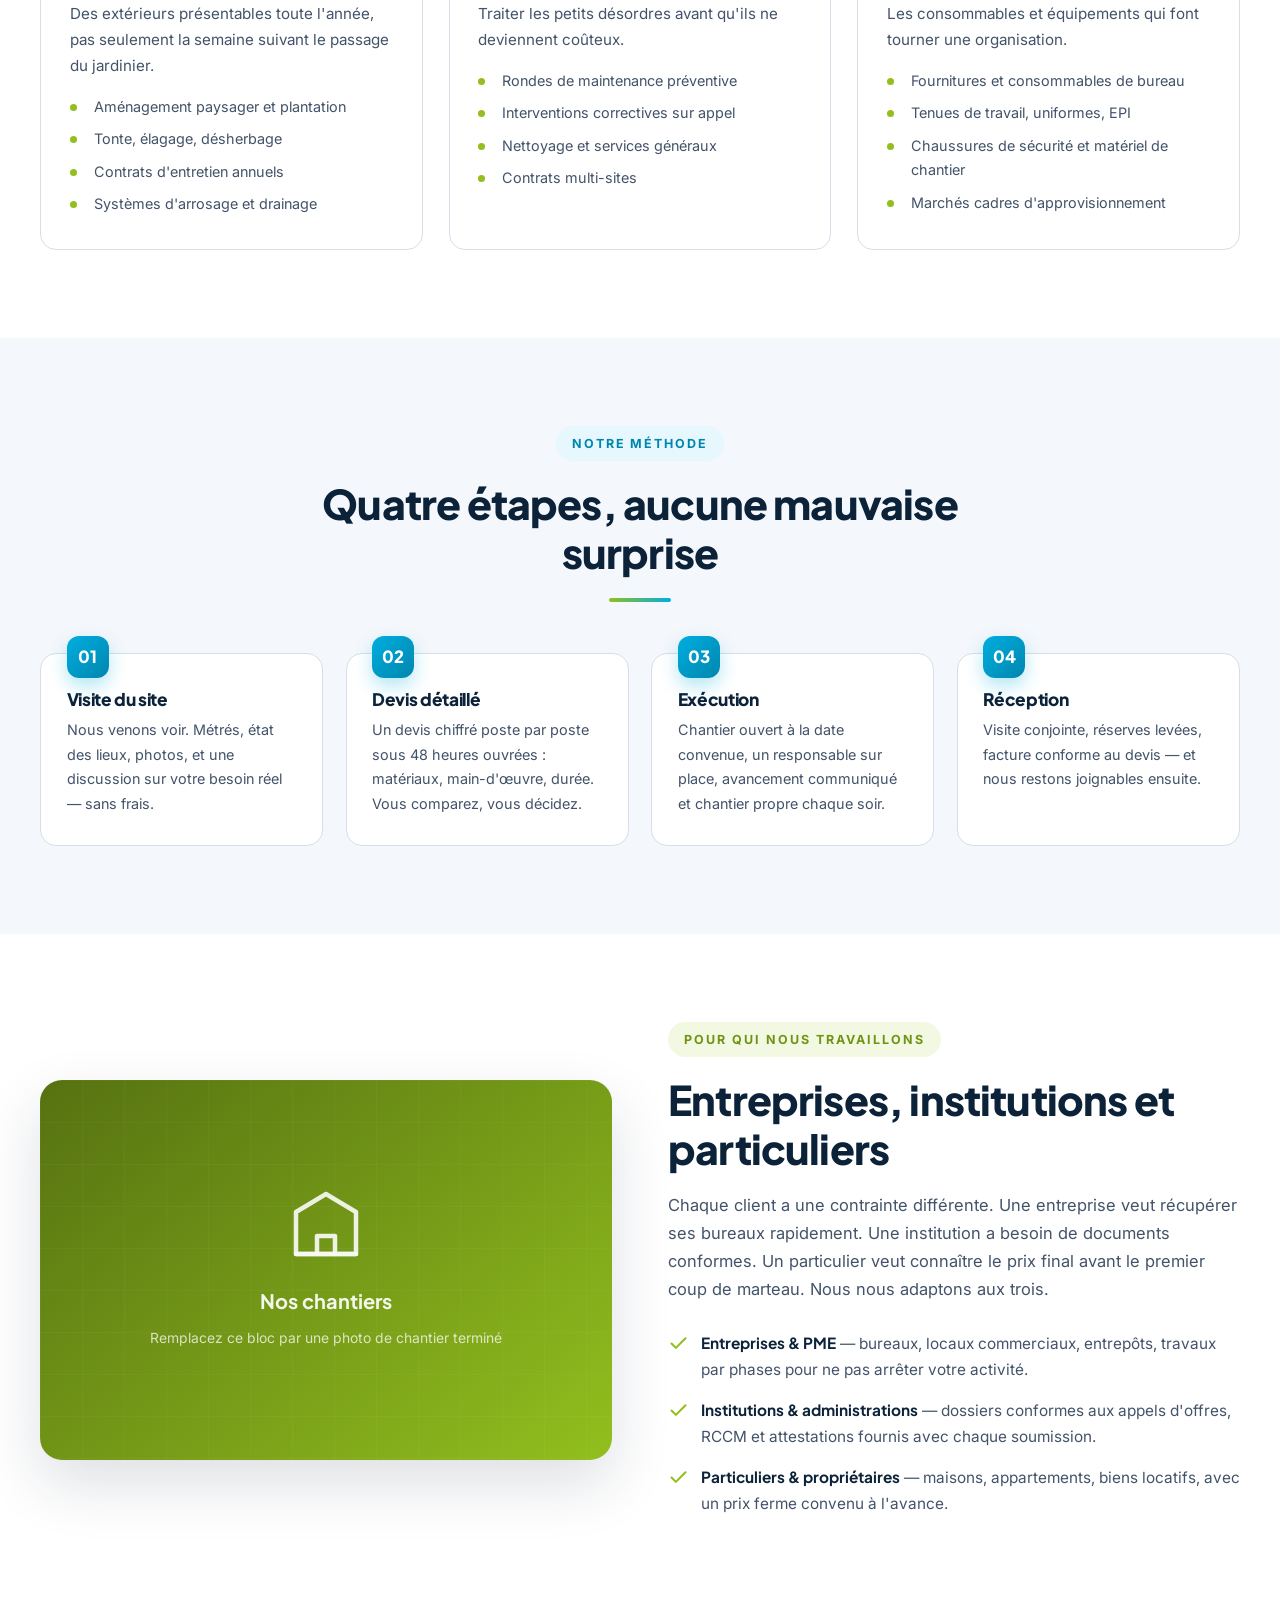
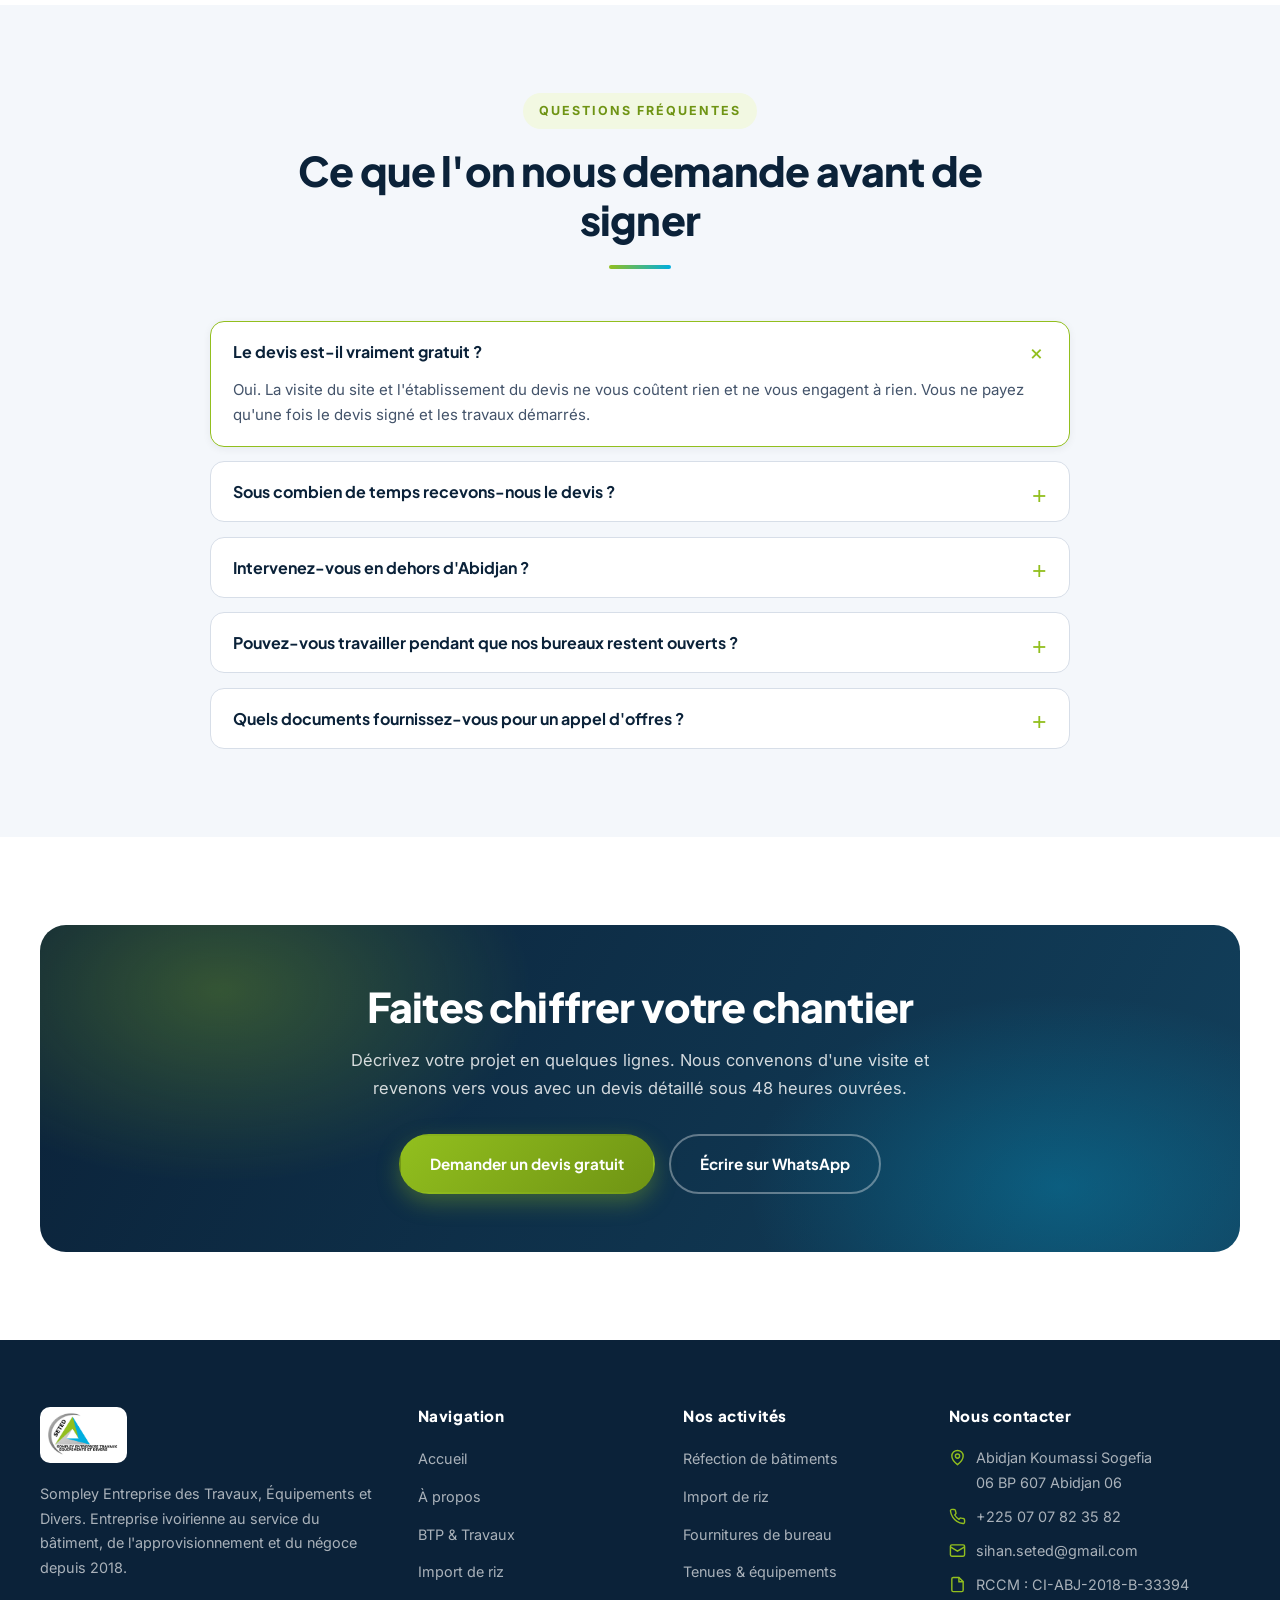
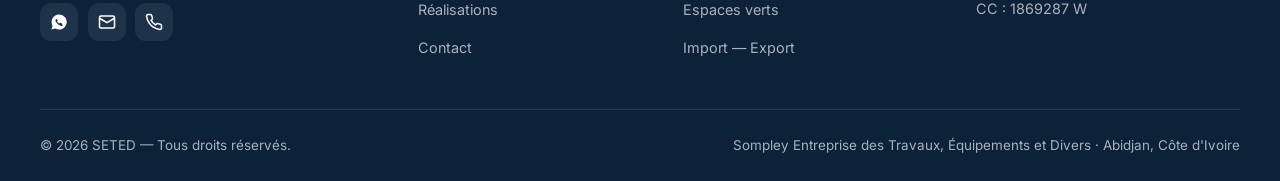
<file: btp.html>
<!DOCTYPE html>
<html lang="fr">
<head>
<meta charset="UTF-8">
<meta name="viewport" content="width=device-width, initial-scale=1">
<title data-en-title="Construction & Works — Building renovation in Abidjan | SETED">BTP & Travaux — Réfection de bâtiments à Abidjan | SETED</title>
<meta name="description" content="SETED réalise vos travaux de bâtiment à Abidjan : réfection, second œuvre, aménagement de locaux, entretien d'espaces verts. Devis détaillé sous 48h.">
<meta name="keywords" content="BTP Côte d'Ivoire, réfection bâtiment Abidjan, import riz Côte d'Ivoire, entreprise travaux Abidjan, fournitures de bureau, espaces verts, SETED">
<meta name="author" content="SETED — Sompley Entreprise des Travaux, Équipements et Divers">
<meta property="og:title" content="BTP & Travaux — Réfection de bâtiments à Abidjan | SETED">
<meta property="og:description" content="SETED réalise vos travaux de bâtiment à Abidjan : réfection, second œuvre, aménagement de locaux, entretien d'espaces verts. Devis détaillé sous 48h.">
<meta property="og:type" content="website">
<meta property="og:locale" content="fr_CI">
<link rel="icon" href="assets/img/logo-seted.png">
<link rel="preconnect" href="https://fonts.googleapis.com">
<link rel="preconnect" href="https://fonts.gstatic.com" crossorigin>
<link href="https://fonts.googleapis.com/css2?family=Plus+Jakarta+Sans:wght@600;700;800&family=Inter:wght@400;500;600&display=swap" rel="stylesheet">
<link rel="stylesheet" href="assets/css/style.css">
</head>
<body>

<!-- ===================== BARRE SUPÉRIEURE ===================== -->
<div class="topbar">
  <div class="conteneur">
    <div class="topbar-infos">
      <a href="tel:+2250707823582">
        <svg viewBox="0 0 24 24" fill="none" stroke="currentColor" stroke-width="2" stroke-linecap="round"><path d="M22 16.9v3a2 2 0 0 1-2.2 2 19.8 19.8 0 0 1-8.6-3.1 19.5 19.5 0 0 1-6-6A19.8 19.8 0 0 1 2.1 4.2 2 2 0 0 1 4.1 2h3a2 2 0 0 1 2 1.7c.1 1 .4 1.9.7 2.8a2 2 0 0 1-.5 2.1L8.1 9.9a16 16 0 0 0 6 6l1.3-1.3a2 2 0 0 1 2.1-.4c.9.3 1.8.6 2.8.7a2 2 0 0 1 1.7 2z"/></svg>
        07 07 82 35 82
      </a>
      <a href="mailto:sihan.seted@gmail.com">
        <svg viewBox="0 0 24 24" fill="none" stroke="currentColor" stroke-width="2"><rect x="2" y="4" width="20" height="16" rx="2"/><path d="m22 7-10 6L2 7"/></svg>
        sihan.seted@gmail.com
      </a>
      <span>
        <svg viewBox="0 0 24 24" fill="none" stroke="currentColor" stroke-width="2"><path d="M20 10c0 6-8 12-8 12s-8-6-8-12a8 8 0 0 1 16 0Z"/><circle cx="12" cy="10" r="3"/></svg>
        <span data-en="Abidjan Koumassi Sogefia — Côte d'Ivoire">Abidjan Koumassi Sogefia — Côte d'Ivoire</span>
      </span>
    </div>
    <div class="langues" role="group" aria-label="Langue / Language">
      <button type="button" data-lang="fr" class="actif">FR</button>
      <button type="button" data-lang="en">EN</button>
    </div>
  </div>
</div>

<!-- ===================== EN-TÊTE / NAVIGATION ===================== -->
<header class="entete">
  <div class="conteneur nav">
    <a href="index.html" class="logo" aria-label="SETED — Accueil">
      <img src="assets/img/logo-seted.png" alt="Logo SETED">
      <span class="logo-texte">
        <strong>SETED</strong>
        <span data-en="Works · Equipment · Trade">Travaux · Équipements · Divers</span>
      </span>
    </a>

    <nav>
      <ul class="menu" id="menu">
        <li><a href="index.html" data-en="Home">Accueil</a></li>
        <li><a href="a-propos.html" data-en="About">À propos</a></li>
        <li><a href="btp.html" class="actif" data-en="Construction">BTP &amp; Travaux</a></li>
        <li><a href="riz.html" data-en="Rice Import">Import de riz</a></li>
        <li><a href="realisations.html" data-en="Projects">Réalisations</a></li>
        <li><a href="contact.html" data-en="Contact">Contact</a></li>
      </ul>
    </nav>

    <div class="nav-actions">
      <a href="contact.html" class="btn btn--primaire" data-en="Request a quote">Demander un devis</a>
      <button class="burger" id="burger" aria-label="Ouvrir le menu" aria-expanded="false" aria-controls="menu">
        <span></span><span></span><span></span>
      </button>
    </div>
  </div>
</header>

<!-- ===================== BANNIÈRE ===================== -->
<section class="banniere">
  <div class="conteneur">
    <div class="fil">
      <a href="index.html" data-en="Home">Accueil</a>
      <svg viewBox="0 0 24 24" fill="none" stroke="currentColor" stroke-width="2.5"><path d="m9 18 6-6-6-6"/></svg>
      <span data-en="Construction &amp; Works">BTP &amp; Travaux</span>
    </div>
    <span class="surtitre surtitre--clair" data-en="Pillar 01 — Construction">Pôle 01 — Bâtiment</span>
    <h1 data-en="Renovating, fitting out and maintaining your buildings">Rénover, aménager et entretenir vos bâtiments</h1>
    <p data-en="From a single office floor to a full building, SETED handles your works from the first assessment to the final handover — with a detailed quote and an agreed schedule.">
      D'un simple plateau de bureaux à un bâtiment entier, SETED prend en charge vos travaux du premier état des lieux à la réception finale — avec un devis détaillé et un planning validé.
    </p>
    <div class="groupe-btn" style="margin-top:2rem">
      <a href="contact.html" class="btn btn--primaire" data-en="Request a quote">Demander un devis</a>
      <a href="#prestations" class="btn btn--clair" data-en="See our services">Voir nos prestations</a>
    </div>
  </div>
</section>

<!-- ===================== PRESTATIONS ===================== -->
<section class="section" id="prestations">
  <div class="conteneur">
    <div class="entete-section centre anim">
      <span class="surtitre" data-en="Our services">Nos prestations</span>
      <h2 data-en="What we carry out on your site">Ce que nous exécutons sur votre chantier</h2>
      <p data-en="We work as a single contractor: you sign one quote, we coordinate every trade involved.">
        Nous intervenons en entreprise générale&nbsp;: vous signez un seul devis, nous coordonnons l'ensemble des corps de métier.
      </p>
      <div class="trait"></div>
    </div>

    <div class="grille grille--3">
      <article class="carte anim">
        <div class="carte__ico"><svg viewBox="0 0 24 24" fill="none" stroke="currentColor" stroke-width="2" stroke-linecap="round" stroke-linejoin="round"><path d="M2 20h20"/><path d="M4 20V8l8-5 8 5v12"/><path d="M9 20v-6h6v6"/></svg></div>
        <h3 data-en="Building renovation">Réfection de bâtiments</h3>
        <p data-en="Bringing a tired building back to standard, without demolishing what still works.">Remettre à niveau un bâtiment fatigué, sans démolir ce qui tient encore.</p>
        <ul>
          <li data-en="Masonry, screed and plastering">Maçonnerie, chape et enduits</li>
          <li data-en="Interior and exterior painting">Peinture intérieure et extérieure</li>
          <li data-en="Floor and wall tiling">Carrelage sol et mur</li>
          <li data-en="Roofing and waterproofing repairs">Reprise de toiture et étanchéité</li>
        </ul>
      </article>

      <article class="carte carte--bleu anim anim-1">
        <div class="carte__ico"><svg viewBox="0 0 24 24" fill="none" stroke="currentColor" stroke-width="2" stroke-linecap="round" stroke-linejoin="round"><path d="M14.7 6.3a5 5 0 0 1-6.4 6.4L3 18v3h3l5.3-5.3a5 5 0 0 0 6.4-6.4l-2.8 2.8-2.1-2.1 2.9-2.7Z"/></svg></div>
        <h3 data-en="Finishing works">Second œuvre</h3>
        <p data-en="Everything that turns a shell into a place people can actually work in.">Tout ce qui transforme un gros œuvre en lieu réellement exploitable.</p>
        <ul>
          <li data-en="Electrical installation and upgrades">Installation et mise aux normes électriques</li>
          <li data-en="Plumbing and sanitary fittings">Plomberie et appareils sanitaires</li>
          <li data-en="False ceilings and partitions">Faux plafonds et cloisonnement</li>
          <li data-en="Aluminium and wood joinery">Menuiserie aluminium et bois</li>
        </ul>
      </article>

      <article class="carte anim anim-2">
        <div class="carte__ico"><svg viewBox="0 0 24 24" fill="none" stroke="currentColor" stroke-width="2" stroke-linecap="round" stroke-linejoin="round"><rect x="3" y="3" width="18" height="18" rx="2"/><path d="M3 9h18M9 21V9"/></svg></div>
        <h3 data-en="Fit-out &amp; layout">Aménagement de locaux</h3>
        <p data-en="Reorganising a space to match how your teams actually use it.">Réorganiser un espace pour qu'il corresponde à l'usage réel de vos équipes.</p>
        <ul>
          <li data-en="Office and open-space layout">Agencement de bureaux et open space</li>
          <li data-en="Shops and commercial premises">Boutiques et locaux commerciaux</li>
          <li data-en="Storage and technical rooms">Locaux de stockage et locaux techniques</li>
          <li data-en="Signage and finishing touches">Signalétique et finitions</li>
        </ul>
      </article>

      <article class="carte carte--bleu anim">
        <div class="carte__ico"><svg viewBox="0 0 24 24" fill="none" stroke="currentColor" stroke-width="2" stroke-linecap="round" stroke-linejoin="round"><path d="M11 20A7 7 0 0 1 9.8 6.1C15.5 5 17 4.5 19 2c1 2 2 4.2 2 8 0 5.5-4.8 10-10 10Z"/><path d="M2 21c0-3 1.9-5.4 5-6"/></svg></div>
        <h3 data-en="Green spaces">Entretien d'espaces verts</h3>
        <p data-en="Grounds that stay presentable all year, not just the week after the gardener came.">Des extérieurs présentables toute l'année, pas seulement la semaine suivant le passage du jardinier.</p>
        <ul>
          <li data-en="Landscaping and planting">Aménagement paysager et plantation</li>
          <li data-en="Mowing, pruning, weeding">Tonte, élagage, désherbage</li>
          <li data-en="Annual maintenance contracts">Contrats d'entretien annuels</li>
          <li data-en="Watering and drainage systems">Systèmes d'arrosage et drainage</li>
        </ul>
      </article>

      <article class="carte anim anim-1">
        <div class="carte__ico"><svg viewBox="0 0 24 24" fill="none" stroke="currentColor" stroke-width="2" stroke-linecap="round" stroke-linejoin="round"><path d="M3 21h18"/><path d="M5 21V7l7-4 7 4v14"/><path d="M10 12h4M10 16h4"/></svg></div>
        <h3 data-en="Building maintenance">Maintenance de bâtiment</h3>
        <p data-en="Fixing small defects before they become expensive ones.">Traiter les petits désordres avant qu'ils ne deviennent coûteux.</p>
        <ul>
          <li data-en="Preventive maintenance rounds">Rondes de maintenance préventive</li>
          <li data-en="Corrective repairs on call">Interventions correctives sur appel</li>
          <li data-en="Cleaning and general services">Nettoyage et services généraux</li>
          <li data-en="Multi-site maintenance agreements">Contrats multi-sites</li>
        </ul>
      </article>

      <article class="carte carte--bleu anim anim-2" id="services">
        <div class="carte__ico"><svg viewBox="0 0 24 24" fill="none" stroke="currentColor" stroke-width="2" stroke-linecap="round" stroke-linejoin="round"><rect x="2" y="7" width="20" height="14" rx="2"/><path d="M16 21V5a2 2 0 0 0-2-2h-4a2 2 0 0 0-2 2v16"/></svg></div>
        <h3 data-en="Supply &amp; equipment">Fournitures &amp; équipements</h3>
        <p data-en="The consumables and equipment that keep an organisation running.">Les consommables et équipements qui font tourner une organisation.</p>
        <ul>
          <li data-en="Office supplies and consumables">Fournitures et consommables de bureau</li>
          <li data-en="Workwear, uniforms, PPE">Tenues de travail, uniformes, EPI</li>
          <li data-en="Safety footwear and site equipment">Chaussures de sécurité et matériel de chantier</li>
          <li data-en="Framework supply agreements">Marchés cadres d'approvisionnement</li>
        </ul>
      </article>
    </div>
  </div>
</section>

<!-- ===================== MÉTHODE ===================== -->
<section class="section section--gris">
  <div class="conteneur">
    <div class="entete-section centre anim">
      <span class="surtitre surtitre--bleu" data-en="Our method">Notre méthode</span>
      <h2 data-en="Four steps, no surprises">Quatre étapes, aucune mauvaise surprise</h2>
      <div class="trait"></div>
    </div>

    <div class="etapes">
      <article class="etape anim">
        <h3 data-en="Site visit">Visite du site</h3>
        <p data-en="We come and see. Measurements, condition report, photos, and a discussion about what you actually need — free of charge.">Nous venons voir. Métrés, état des lieux, photos, et une discussion sur votre besoin réel — sans frais.</p>
      </article>
      <article class="etape anim anim-1">
        <h3 data-en="Detailed quote">Devis détaillé</h3>
        <p data-en="An itemised quote within 48 working hours: materials, labour, duration. You compare, you decide.">Un devis chiffré poste par poste sous 48 heures ouvrées&nbsp;: matériaux, main-d'œuvre, durée. Vous comparez, vous décidez.</p>
      </article>
      <article class="etape anim anim-2">
        <h3 data-en="Execution">Exécution</h3>
        <p data-en="Site opened on the agreed date, one supervisor on hand, progress reported and a clean site each evening.">Chantier ouvert à la date convenue, un responsable sur place, avancement communiqué et chantier propre chaque soir.</p>
      </article>
      <article class="etape anim anim-3">
        <h3 data-en="Handover">Réception</h3>
        <p data-en="Joint inspection, punch list cleared, invoice matching the quote — and we stay reachable afterwards.">Visite conjointe, réserves levées, facture conforme au devis — et nous restons joignables ensuite.</p>
      </article>
    </div>
  </div>
</section>

<!-- ===================== CLIENTS ===================== -->
<section class="section">
  <div class="conteneur">
    <div class="duo">
      <div class="duo__media anim">
        <div class="visuel visuel--vert">
          <div class="visuel__contenu">
            <svg viewBox="0 0 24 24" fill="none" stroke="currentColor" stroke-width="1.5" stroke-linecap="round" stroke-linejoin="round"><path d="M2 22h20"/><path d="M12 2 2 8v14h20V8L12 2Z"/><path d="M9 22v-6h6v6"/></svg>
            <strong data-en="Our sites">Nos chantiers</strong>
            <span data-en="Replace this block with a photo of a completed project">Remplacez ce bloc par une photo de chantier terminé</span>
          </div>
        </div>
      </div>
      <div class="duo__texte anim anim-2">
        <span class="surtitre" data-en="Who we work for">Pour qui nous travaillons</span>
        <h2 data-en="Companies, institutions and private owners">Entreprises, institutions et particuliers</h2>
        <p data-en="Each client has a different constraint. A company wants its offices back in service quickly. An institution needs compliant paperwork. A private owner wants to know the final price before the first hammer blow. We adapt to all three.">
          Chaque client a une contrainte différente. Une entreprise veut récupérer ses bureaux rapidement. Une institution a besoin de documents conformes. Un particulier veut connaître le prix final avant le premier coup de marteau. Nous nous adaptons aux trois.
        </p>
        <ul class="liste-check">
          <li><svg viewBox="0 0 24 24" fill="none" stroke="currentColor" stroke-width="2.4" stroke-linecap="round" stroke-linejoin="round"><path d="M20 6 9 17l-5-5"/></svg><span><strong data-en="Companies &amp; SMEs">Entreprises &amp; PME</strong> <span data-en="— offices, commercial premises, warehouses, staged works to avoid stopping your activity.">— bureaux, locaux commerciaux, entrepôts, travaux par phases pour ne pas arrêter votre activité.</span></span></li>
          <li><svg viewBox="0 0 24 24" fill="none" stroke="currentColor" stroke-width="2.4" stroke-linecap="round" stroke-linejoin="round"><path d="M20 6 9 17l-5-5"/></svg><span><strong data-en="Institutions &amp; public bodies">Institutions &amp; administrations</strong> <span data-en="— tender-compliant files, RCCM and tax certificates supplied with every bid.">— dossiers conformes aux appels d'offres, RCCM et attestations fournis avec chaque soumission.</span></span></li>
          <li><svg viewBox="0 0 24 24" fill="none" stroke="currentColor" stroke-width="2.4" stroke-linecap="round" stroke-linejoin="round"><path d="M20 6 9 17l-5-5"/></svg><span><strong data-en="Private owners">Particuliers &amp; propriétaires</strong> <span data-en="— houses, apartments, rental properties, with a fixed price agreed in advance.">— maisons, appartements, biens locatifs, avec un prix ferme convenu à l'avance.</span></span></li>
        </ul>
      </div>
    </div>
  </div>
</section>

<!-- ===================== FAQ ===================== -->
<section class="section section--gris">
  <div class="conteneur">
    <div class="entete-section centre anim">
      <span class="surtitre" data-en="Frequently asked">Questions fréquentes</span>
      <h2 data-en="What clients ask us before signing">Ce que l'on nous demande avant de signer</h2>
      <div class="trait"></div>
    </div>

    <div class="faq anim">
      <details open>
        <summary data-en="Is the quote really free?">Le devis est-il vraiment gratuit&nbsp;?</summary>
        <p data-en="Yes. The site visit and the quote cost you nothing and commit you to nothing. You only pay once you have signed and works have started.">Oui. La visite du site et l'établissement du devis ne vous coûtent rien et ne vous engagent à rien. Vous ne payez qu'une fois le devis signé et les travaux démarrés.</p>
      </details>
      <details>
        <summary data-en="How long does it take to get a quote?">Sous combien de temps recevons-nous le devis&nbsp;?</summary>
        <p data-en="Within 48 working hours of the site visit for a standard job. For larger or multi-trade projects, we tell you at the visit how long the costing will take.">Sous 48 heures ouvrées après la visite pour un chantier standard. Pour un projet plus important ou multi-corps d'état, nous vous annonçons dès la visite le délai de chiffrage.</p>
      </details>
      <details>
        <summary data-en="Do you work outside Abidjan?">Intervenez-vous en dehors d'Abidjan&nbsp;?</summary>
        <p data-en="Yes, throughout Côte d'Ivoire. For sites in the interior, travel and accommodation are itemised separately in the quote so you can see exactly what they cost.">Oui, sur tout le territoire ivoirien. Pour les chantiers à l'intérieur du pays, le déplacement et l'hébergement figurent en poste séparé sur le devis pour que vous en voyiez le coût exact.</p>
      </details>
      <details>
        <summary data-en="Can you work while our offices stay open?">Pouvez-vous travailler pendant que nos bureaux restent ouverts&nbsp;?</summary>
        <p data-en="Yes. We commonly work in phases, zone by zone, or outside office hours and at weekends. Say so at the visit and we build it into the schedule.">Oui. Nous travaillons couramment par phases, zone par zone, ou en dehors des heures de bureau et le week-end. Signalez-le lors de la visite et nous l'intégrons au planning.</p>
      </details>
      <details>
        <summary data-en="What documents do you provide for a tender?">Quels documents fournissez-vous pour un appel d'offres&nbsp;?</summary>
        <p data-en="Our RCCM registration (CI-ABJ-2018-B-33394), taxpayer account (1869287 W), company profile and any tax or social certificate required by the tender file. Ask and we send the complete pack.">Notre immatriculation RCCM (CI-ABJ-2018-B-33394), le compte contribuable (1869287 W), la présentation de la société et toute attestation fiscale ou sociale exigée par le dossier. Demandez-nous le dossier complet.</p>
      </details>
    </div>
  </div>
</section>

<!-- ===================== CTA ===================== -->
<section class="section">
  <div class="conteneur">
    <div class="cta anim">
      <h2 data-en="Get your site costed">Faites chiffrer votre chantier</h2>
      <p data-en="Describe your project in a few lines. We arrange a visit and come back with a detailed quote within 48 working hours.">
        Décrivez votre projet en quelques lignes. Nous convenons d'une visite et revenons vers vous avec un devis détaillé sous 48 heures ouvrées.
      </p>
      <div class="groupe-btn">
        <a href="contact.html" class="btn btn--primaire" data-en="Request a free quote">Demander un devis gratuit</a>
        <a href="https://wa.me/2250707823582" target="_blank" rel="noopener" class="btn btn--clair" data-en="Message us on WhatsApp">Écrire sur WhatsApp</a>
      </div>
    </div>
  </div>
</section>

<!-- ===================== PIED DE PAGE ===================== -->
<footer class="pied">
  <div class="conteneur">
    <div class="pied-grille">
      <div>
        <div class="pied-logo">
          <img src="assets/img/logo-seted.png" alt="Logo SETED">
        </div>
        <p data-en="Sompley Enterprise for Works, Equipment and Related Services. An Ivorian company serving construction, supply and trade since 2018.">
          Sompley Entreprise des Travaux, Équipements et Divers. Entreprise ivoirienne au service du bâtiment, de l'approvisionnement et du négoce depuis 2018.
        </p>
        <div class="reseaux">
          <a href="https://wa.me/2250707823582" aria-label="WhatsApp" target="_blank" rel="noopener">
            <svg viewBox="0 0 24 24" fill="currentColor"><path d="M12 2a10 10 0 0 0-8.6 15L2 22l5.2-1.4A10 10 0 1 0 12 2Zm5.3 14c-.2.6-1.3 1.2-1.8 1.2-.5.1-1 .1-1.7-.1a12 12 0 0 1-5.6-4.8c-.4-.6-.9-1.6-.9-2.4 0-.9.5-1.3.7-1.5.2-.2.4-.3.6-.3h.4c.2 0 .4 0 .5.4l.7 1.7c.1.2 0 .4-.1.5l-.3.4c-.1.1-.3.3-.1.5.3.5.7 1 1.2 1.4.6.5 1.1.7 1.3.8.2.1.4.1.5-.1l.6-.7c.2-.2.3-.2.5-.1l1.6.8c.2.1.4.2.4.3.1.1.1.5 0 1Z"/></svg>
          </a>
          <a href="mailto:sihan.seted@gmail.com" aria-label="E-mail">
            <svg viewBox="0 0 24 24" fill="none" stroke="currentColor" stroke-width="2"><rect x="2" y="4" width="20" height="16" rx="2"/><path d="m22 7-10 6L2 7"/></svg>
          </a>
          <a href="tel:+2250707823582" aria-label="Téléphone">
            <svg viewBox="0 0 24 24" fill="none" stroke="currentColor" stroke-width="2" stroke-linecap="round"><path d="M22 16.9v3a2 2 0 0 1-2.2 2 19.8 19.8 0 0 1-8.6-3.1 19.5 19.5 0 0 1-6-6A19.8 19.8 0 0 1 2.1 4.2 2 2 0 0 1 4.1 2h3a2 2 0 0 1 2 1.7c.1 1 .4 1.9.7 2.8a2 2 0 0 1-.5 2.1L8.1 9.9a16 16 0 0 0 6 6l1.3-1.3a2 2 0 0 1 2.1-.4c.9.3 1.8.6 2.8.7a2 2 0 0 1 1.7 2z"/></svg>
          </a>
        </div>
      </div>

      <div>
        <h4 data-en="Navigation">Navigation</h4>
        <ul>
          <li><a href="index.html" data-en="Home">Accueil</a></li>
          <li><a href="a-propos.html" data-en="About us">À propos</a></li>
          <li><a href="btp.html" data-en="Construction &amp; Works">BTP &amp; Travaux</a></li>
          <li><a href="riz.html" data-en="Rice Import">Import de riz</a></li>
          <li><a href="realisations.html" data-en="Projects">Réalisations</a></li>
          <li><a href="contact.html" data-en="Contact">Contact</a></li>
        </ul>
      </div>

      <div>
        <h4 data-en="Our services">Nos activités</h4>
        <ul>
          <li><a href="btp.html" data-en="Building renovation">Réfection de bâtiments</a></li>
          <li><a href="riz.html" data-en="Rice import">Import de riz</a></li>
          <li><a href="btp.html#services" data-en="Office supplies">Fournitures de bureau</a></li>
          <li><a href="btp.html#services" data-en="Workwear &amp; equipment">Tenues &amp; équipements</a></li>
          <li><a href="btp.html#services" data-en="Green spaces">Espaces verts</a></li>
          <li><a href="riz.html#import" data-en="Import — Export">Import — Export</a></li>
        </ul>
      </div>

      <div>
        <h4 data-en="Contact us">Nous contacter</h4>
        <ul class="pied-contact">
          <li>
            <svg viewBox="0 0 24 24" fill="none" stroke="currentColor" stroke-width="2"><path d="M20 10c0 6-8 12-8 12s-8-6-8-12a8 8 0 0 1 16 0Z"/><circle cx="12" cy="10" r="3"/></svg>
            <span>Abidjan Koumassi Sogefia<br>06 BP 607 Abidjan 06</span>
          </li>
          <li>
            <svg viewBox="0 0 24 24" fill="none" stroke="currentColor" stroke-width="2" stroke-linecap="round"><path d="M22 16.9v3a2 2 0 0 1-2.2 2 19.8 19.8 0 0 1-8.6-3.1 19.5 19.5 0 0 1-6-6A19.8 19.8 0 0 1 2.1 4.2 2 2 0 0 1 4.1 2h3a2 2 0 0 1 2 1.7c.1 1 .4 1.9.7 2.8a2 2 0 0 1-.5 2.1L8.1 9.9a16 16 0 0 0 6 6l1.3-1.3a2 2 0 0 1 2.1-.4c.9.3 1.8.6 2.8.7a2 2 0 0 1 1.7 2z"/></svg>
            <a href="tel:+2250707823582">+225 07 07 82 35 82</a>
          </li>
          <li>
            <svg viewBox="0 0 24 24" fill="none" stroke="currentColor" stroke-width="2"><rect x="2" y="4" width="20" height="16" rx="2"/><path d="m22 7-10 6L2 7"/></svg>
            <a href="mailto:sihan.seted@gmail.com">sihan.seted@gmail.com</a>
          </li>
          <li>
            <svg viewBox="0 0 24 24" fill="none" stroke="currentColor" stroke-width="2"><path d="M14 2H6a2 2 0 0 0-2 2v16a2 2 0 0 0 2 2h12a2 2 0 0 0 2-2V8Z"/><path d="M14 2v6h6"/></svg>
            <span>RCCM&nbsp;: CI-ABJ-2018-B-33394<br>CC&nbsp;: 1869287 W</span>
          </li>
        </ul>
      </div>
    </div>

    <div class="pied-bas">
      <span>© <span id="annee">2026</span> SETED — <span data-en="All rights reserved.">Tous droits réservés.</span></span>
      <span data-en="Sompley Enterprise for Works, Equipment and Related Services · Abidjan, Côte d'Ivoire">Sompley Entreprise des Travaux, Équipements et Divers · Abidjan, Côte d'Ivoire</span>
    </div>
  </div>
</footer>

<!-- ===================== BOUTON WHATSAPP ===================== -->
<a class="whatsapp" href="https://wa.me/2250707823582?text=Bonjour%20SETED%2C%20je%20souhaite%20un%20renseignement." target="_blank" rel="noopener" aria-label="Écrire à SETED sur WhatsApp">
  <svg viewBox="0 0 24 24" fill="currentColor"><path d="M12 2a10 10 0 0 0-8.6 15L2 22l5.2-1.4A10 10 0 1 0 12 2Zm5.3 14c-.2.6-1.3 1.2-1.8 1.2-.5.1-1 .1-1.7-.1a12 12 0 0 1-5.6-4.8c-.4-.6-.9-1.6-.9-2.4 0-.9.5-1.3.7-1.5.2-.2.4-.3.6-.3h.4c.2 0 .4 0 .5.4l.7 1.7c.1.2 0 .4-.1.5l-.3.4c-.1.1-.3.3-.1.5.3.5.7 1 1.2 1.4.6.5 1.1.7 1.3.8.2.1.4.1.5-.1l.6-.7c.2-.2.3-.2.5-.1l1.6.8c.2.1.4.2.4.3.1.1.1.5 0 1Z"/></svg>
</a>

<script src="assets/js/main.js"></script>
</body>
</html>
</file>
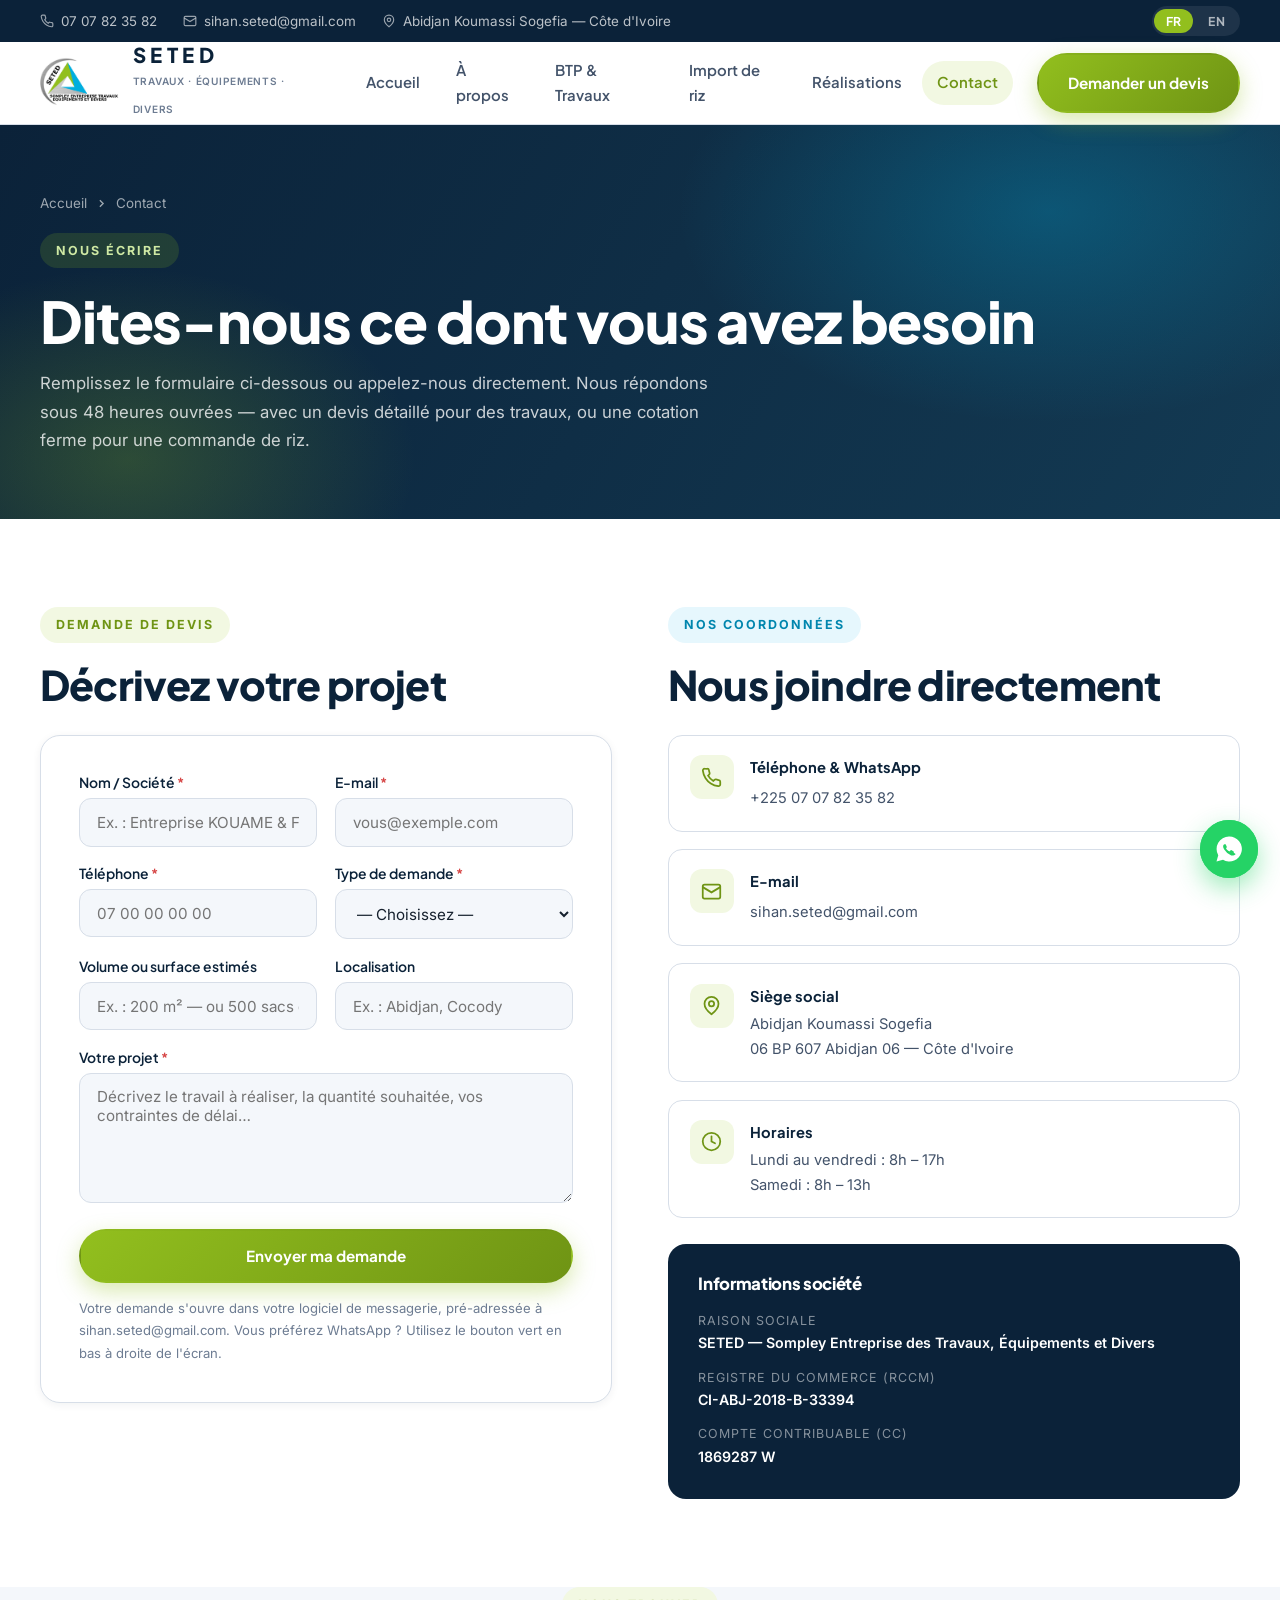
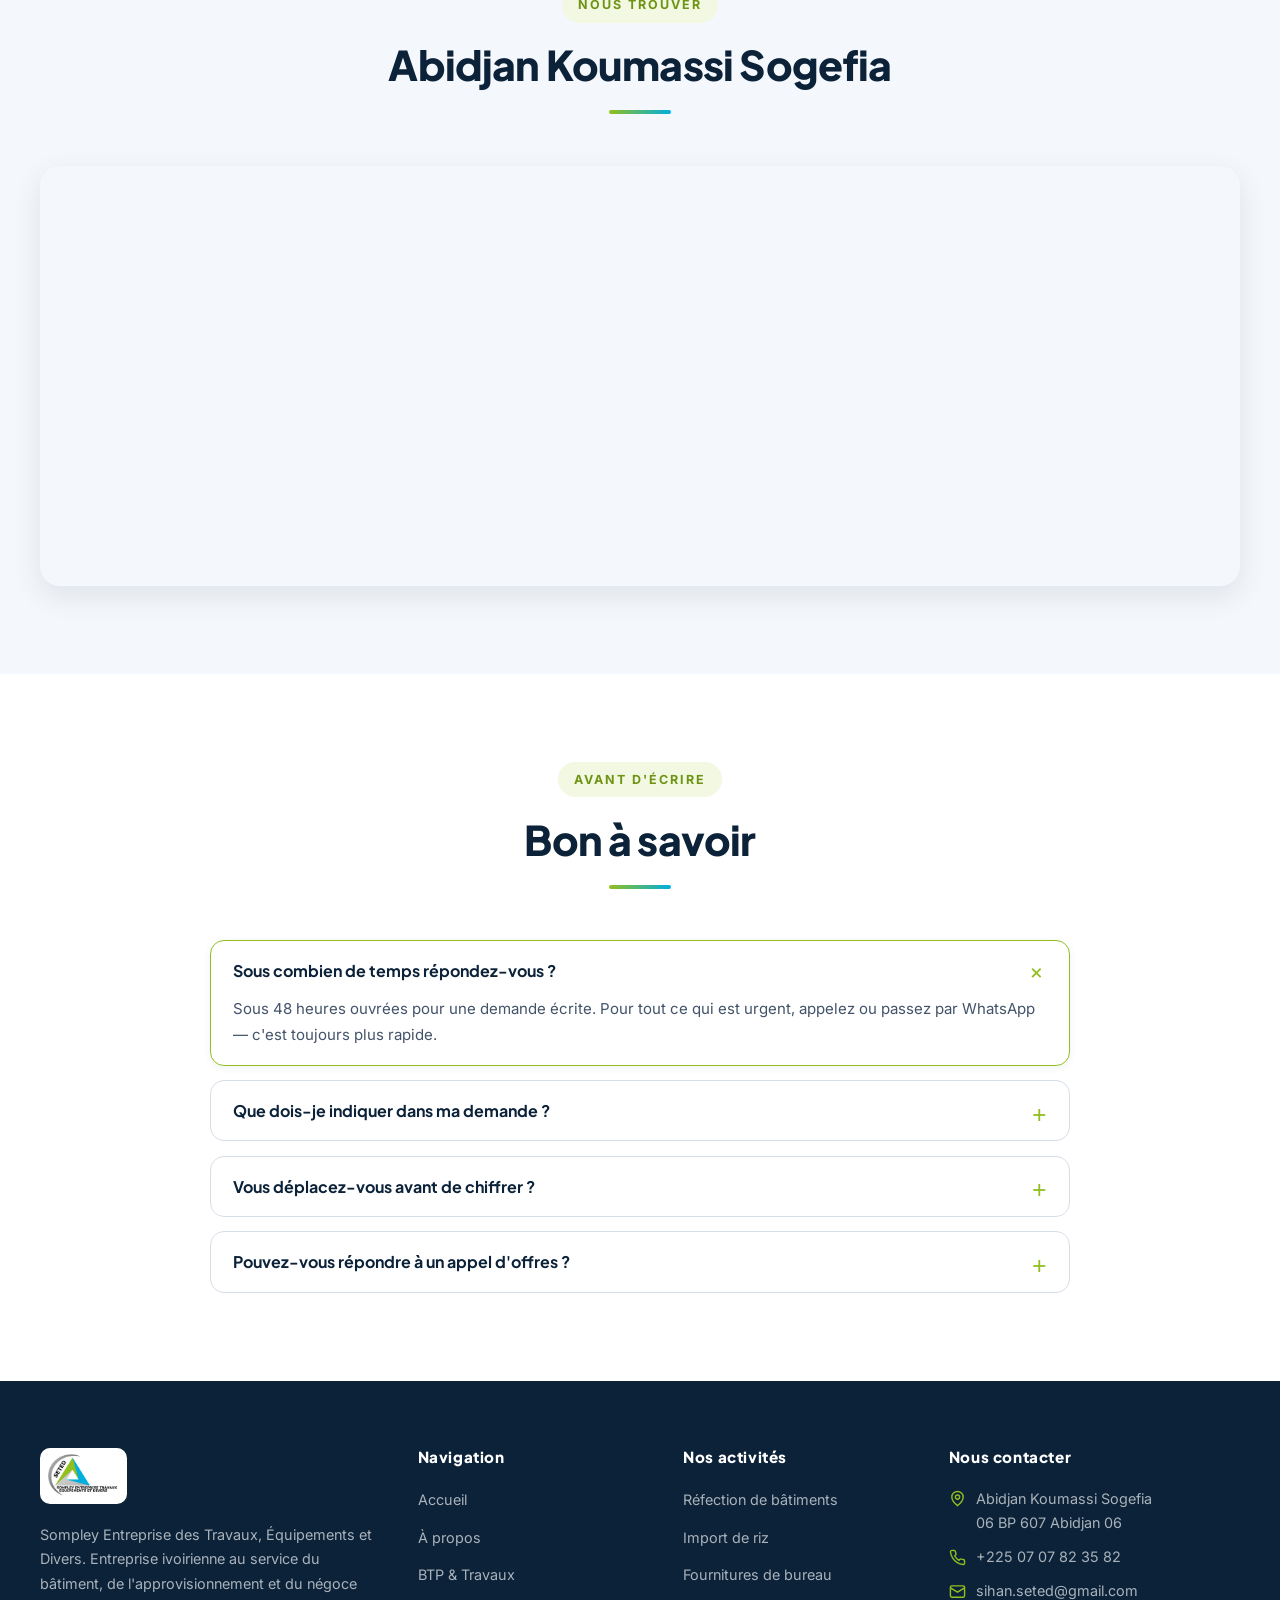
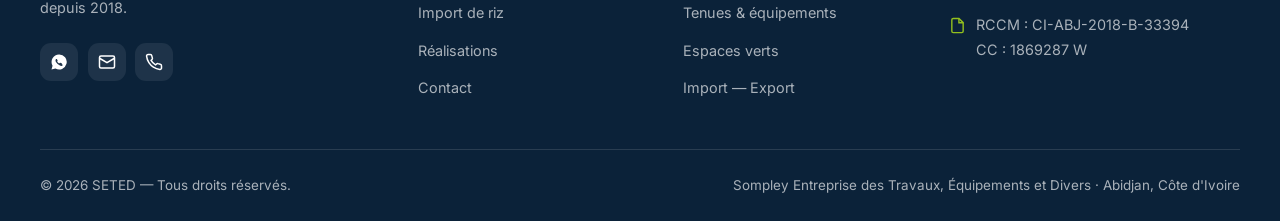
<file: contact.html>
<!DOCTYPE html>
<html lang="fr">
<head>
<meta charset="UTF-8">
<meta name="viewport" content="width=device-width, initial-scale=1">
<title data-en-title="Contact & quote request — SETED Abidjan">Contact & demande de devis — SETED Abidjan</title>
<meta name="description" content="Contactez SETED : Abidjan Koumassi Sogefia, 06 BP 607 Abidjan 06. Tél 07 07 82 35 82. Demandez votre devis BTP ou votre cotation riz en ligne.">
<meta name="keywords" content="BTP Côte d'Ivoire, réfection bâtiment Abidjan, import riz Côte d'Ivoire, entreprise travaux Abidjan, fournitures de bureau, espaces verts, SETED">
<meta name="author" content="SETED — Sompley Entreprise des Travaux, Équipements et Divers">
<meta property="og:title" content="Contact & demande de devis — SETED Abidjan">
<meta property="og:description" content="Contactez SETED : Abidjan Koumassi Sogefia, 06 BP 607 Abidjan 06. Tél 07 07 82 35 82. Demandez votre devis BTP ou votre cotation riz en ligne.">
<meta property="og:type" content="website">
<meta property="og:locale" content="fr_CI">
<link rel="icon" href="assets/img/logo-seted.png">
<link rel="preconnect" href="https://fonts.googleapis.com">
<link rel="preconnect" href="https://fonts.gstatic.com" crossorigin>
<link href="https://fonts.googleapis.com/css2?family=Plus+Jakarta+Sans:wght@600;700;800&family=Inter:wght@400;500;600&display=swap" rel="stylesheet">
<link rel="stylesheet" href="assets/css/style.css">
</head>
<body>

<!-- ===================== BARRE SUPÉRIEURE ===================== -->
<div class="topbar">
  <div class="conteneur">
    <div class="topbar-infos">
      <a href="tel:+2250707823582">
        <svg viewBox="0 0 24 24" fill="none" stroke="currentColor" stroke-width="2" stroke-linecap="round"><path d="M22 16.9v3a2 2 0 0 1-2.2 2 19.8 19.8 0 0 1-8.6-3.1 19.5 19.5 0 0 1-6-6A19.8 19.8 0 0 1 2.1 4.2 2 2 0 0 1 4.1 2h3a2 2 0 0 1 2 1.7c.1 1 .4 1.9.7 2.8a2 2 0 0 1-.5 2.1L8.1 9.9a16 16 0 0 0 6 6l1.3-1.3a2 2 0 0 1 2.1-.4c.9.3 1.8.6 2.8.7a2 2 0 0 1 1.7 2z"/></svg>
        07 07 82 35 82
      </a>
      <a href="mailto:sihan.seted@gmail.com">
        <svg viewBox="0 0 24 24" fill="none" stroke="currentColor" stroke-width="2"><rect x="2" y="4" width="20" height="16" rx="2"/><path d="m22 7-10 6L2 7"/></svg>
        sihan.seted@gmail.com
      </a>
      <span>
        <svg viewBox="0 0 24 24" fill="none" stroke="currentColor" stroke-width="2"><path d="M20 10c0 6-8 12-8 12s-8-6-8-12a8 8 0 0 1 16 0Z"/><circle cx="12" cy="10" r="3"/></svg>
        <span data-en="Abidjan Koumassi Sogefia — Côte d'Ivoire">Abidjan Koumassi Sogefia — Côte d'Ivoire</span>
      </span>
    </div>
    <div class="langues" role="group" aria-label="Langue / Language">
      <button type="button" data-lang="fr" class="actif">FR</button>
      <button type="button" data-lang="en">EN</button>
    </div>
  </div>
</div>

<!-- ===================== EN-TÊTE / NAVIGATION ===================== -->
<header class="entete">
  <div class="conteneur nav">
    <a href="index.html" class="logo" aria-label="SETED — Accueil">
      <img src="assets/img/logo-seted.png" alt="Logo SETED">
      <span class="logo-texte">
        <strong>SETED</strong>
        <span data-en="Works · Equipment · Trade">Travaux · Équipements · Divers</span>
      </span>
    </a>

    <nav>
      <ul class="menu" id="menu">
        <li><a href="index.html" data-en="Home">Accueil</a></li>
        <li><a href="a-propos.html" data-en="About">À propos</a></li>
        <li><a href="btp.html" data-en="Construction">BTP &amp; Travaux</a></li>
        <li><a href="riz.html" data-en="Rice Import">Import de riz</a></li>
        <li><a href="realisations.html" data-en="Projects">Réalisations</a></li>
        <li><a href="contact.html" class="actif" data-en="Contact">Contact</a></li>
      </ul>
    </nav>

    <div class="nav-actions">
      <a href="contact.html" class="btn btn--primaire" data-en="Request a quote">Demander un devis</a>
      <button class="burger" id="burger" aria-label="Ouvrir le menu" aria-expanded="false" aria-controls="menu">
        <span></span><span></span><span></span>
      </button>
    </div>
  </div>
</header>

<!-- ===================== BANNIÈRE ===================== -->
<section class="banniere">
  <div class="conteneur">
    <div class="fil">
      <a href="index.html" data-en="Home">Accueil</a>
      <svg viewBox="0 0 24 24" fill="none" stroke="currentColor" stroke-width="2.5"><path d="m9 18 6-6-6-6"/></svg>
      <span>Contact</span>
    </div>
    <span class="surtitre surtitre--clair" data-en="Get in touch">Nous écrire</span>
    <h1 data-en="Tell us what you need">Dites-nous ce dont vous avez besoin</h1>
    <p data-en="Fill in the form below or call us directly. We reply within 48 working hours — with a detailed quote for works, or a firm quotation for a rice order.">
      Remplissez le formulaire ci-dessous ou appelez-nous directement. Nous répondons sous 48 heures ouvrées — avec un devis détaillé pour des travaux, ou une cotation ferme pour une commande de riz.
    </p>
  </div>
</section>

<!-- ===================== FORMULAIRE + COORDONNÉES ===================== -->
<section class="section">
  <div class="conteneur">
    <div class="duo" style="align-items:start">
      <!-- Formulaire -->
      <div class="anim">
        <span class="surtitre" data-en="Quote request">Demande de devis</span>
        <h2 style="margin-bottom:1.6rem" data-en="Describe your project">Décrivez votre projet</h2>

        <div class="message-ok">
          <strong data-en="Your message is ready.">Votre message est prêt.</strong>
          <span data-en="Your email application has just opened with the request pre-filled. Press send and we will get back to you.">Votre logiciel de messagerie vient de s'ouvrir avec la demande pré-remplie. Il ne vous reste qu'à l'envoyer.</span>
        </div>

        <form class="formulaire" id="form-devis" novalidate>
          <div class="ligne-champs">
            <div class="champ">
              <label for="nom" data-en="Name / Company <span>*</span>">Nom / Société <span>*</span></label>
              <input type="text" id="nom" name="nom" required placeholder="Ex. : Entreprise KOUAME &amp; Fils" data-en-ph="E.g. KOUAME &amp; Sons Ltd">
            </div>
            <div class="champ">
              <label for="email" data-en="Email <span>*</span>">E-mail <span>*</span></label>
              <input type="email" id="email" name="email" required placeholder="vous@exemple.com" data-en-ph="you@example.com">
            </div>
          </div>

          <div class="ligne-champs">
            <div class="champ">
              <label for="tel" data-en="Phone <span>*</span>">Téléphone <span>*</span></label>
              <input type="tel" id="tel" name="tel" required placeholder="07 00 00 00 00" data-en-ph="07 00 00 00 00">
            </div>
            <div class="champ">
              <label for="sujet" data-en="Type of request <span>*</span>">Type de demande <span>*</span></label>
              <select id="sujet" name="sujet" required>
                <option value="" data-en="— Please choose —">— Choisissez —</option>
                <option value="Réfection / travaux de bâtiment" data-en="Renovation / building works">Réfection / travaux de bâtiment</option>
                <option value="Aménagement de locaux" data-en="Premises fit-out">Aménagement de locaux</option>
                <option value="Commande de riz" data-en="Rice order">Commande de riz</option>
                <option value="Import / Export" data-en="Import / Export">Import / Export</option>
                <option value="Fournitures de bureau" data-en="Office supplies">Fournitures de bureau</option>
                <option value="Tenues de travail / EPI" data-en="Workwear / PPE">Tenues de travail / EPI</option>
                <option value="Entretien espaces verts" data-en="Green space maintenance">Entretien espaces verts</option>
                <option value="Autre demande" data-en="Other request">Autre demande</option>
              </select>
            </div>
          </div>

          <div class="ligne-champs">
            <div class="champ">
              <label for="volume" data-en="Estimated volume / area">Volume ou surface estimés</label>
              <input type="text" id="volume" name="volume" placeholder="Ex. : 200 m² — ou 500 sacs de 50 kg" data-en-ph="E.g. 200 m² — or 500 bags of 50 kg">
            </div>
            <div class="champ">
              <label for="lieu" data-en="Location">Localisation</label>
              <input type="text" id="lieu" name="lieu" placeholder="Ex. : Abidjan, Cocody" data-en-ph="E.g. Abidjan, Cocody">
            </div>
          </div>

          <div class="champ">
            <label for="message" data-en="Your project <span>*</span>">Votre projet <span>*</span></label>
            <textarea id="message" name="message" required placeholder="Décrivez le travail à réaliser, la quantité souhaitée, vos contraintes de délai…" data-en-ph="Describe the work to be done, the quantity needed, your timing constraints…"></textarea>
          </div>

          <button type="submit" class="btn btn--primaire" style="width:100%" data-en="Send my request">Envoyer ma demande</button>
          <p class="mention" data-en="Your request opens in your email application, pre-addressed to sihan.seted@gmail.com. Prefer WhatsApp? Use the green button at the bottom right of the screen.">Votre demande s'ouvre dans votre logiciel de messagerie, pré-adressée à sihan.seted@gmail.com. Vous préférez WhatsApp&nbsp;? Utilisez le bouton vert en bas à droite de l'écran.</p>
        </form>
      </div>

      <!-- Coordonnées -->
      <div class="anim anim-2">
        <span class="surtitre surtitre--bleu" data-en="Our details">Nos coordonnées</span>
        <h2 style="margin-bottom:1.6rem" data-en="Reach us directly">Nous joindre directement</h2>

        <div class="bloc-contact">
          <div class="contact-item">
            <div class="contact-item__ico"><svg viewBox="0 0 24 24" fill="none" stroke="currentColor" stroke-width="2" stroke-linecap="round"><path d="M22 16.9v3a2 2 0 0 1-2.2 2 19.8 19.8 0 0 1-8.6-3.1 19.5 19.5 0 0 1-6-6A19.8 19.8 0 0 1 2.1 4.2 2 2 0 0 1 4.1 2h3a2 2 0 0 1 2 1.7c.1 1 .4 1.9.7 2.8a2 2 0 0 1-.5 2.1L8.1 9.9a16 16 0 0 0 6 6l1.3-1.3a2 2 0 0 1 2.1-.4c.9.3 1.8.6 2.8.7a2 2 0 0 1 1.7 2z"/></svg></div>
            <div>
              <strong data-en="Phone &amp; WhatsApp">Téléphone &amp; WhatsApp</strong>
              <a href="tel:+2250707823582">+225 07 07 82 35 82</a>
            </div>
          </div>

          <div class="contact-item">
            <div class="contact-item__ico"><svg viewBox="0 0 24 24" fill="none" stroke="currentColor" stroke-width="2"><rect x="2" y="4" width="20" height="16" rx="2"/><path d="m22 7-10 6L2 7"/></svg></div>
            <div>
              <strong>E-mail</strong>
              <a href="mailto:sihan.seted@gmail.com">sihan.seted@gmail.com</a>
            </div>
          </div>

          <div class="contact-item">
            <div class="contact-item__ico"><svg viewBox="0 0 24 24" fill="none" stroke="currentColor" stroke-width="2"><path d="M20 10c0 6-8 12-8 12s-8-6-8-12a8 8 0 0 1 16 0Z"/><circle cx="12" cy="10" r="3"/></svg></div>
            <div>
              <strong data-en="Registered office">Siège social</strong>
              <p>Abidjan Koumassi Sogefia<br>06 BP 607 Abidjan 06 — Côte d'Ivoire</p>
            </div>
          </div>

          <div class="contact-item">
            <div class="contact-item__ico"><svg viewBox="0 0 24 24" fill="none" stroke="currentColor" stroke-width="2" stroke-linecap="round"><circle cx="12" cy="12" r="10"/><path d="M12 6v6l4 2"/></svg></div>
            <div>
              <strong data-en="Opening hours">Horaires</strong>
              <p data-en="Monday to Friday: 8am – 5pm<br>Saturday: 8am – 1pm">Lundi au vendredi&nbsp;: 8h – 17h<br>Samedi&nbsp;: 8h – 13h</p>
            </div>
          </div>
        </div>

        <div class="carte-legale" style="margin-top:1.6rem">
          <h3 data-en="Company details">Informations société</h3>
          <dl>
            <div><dt data-en="Corporate name">Raison sociale</dt><dd>SETED — Sompley Entreprise des Travaux, Équipements et Divers</dd></div>
            <div><dt data-en="Trade register (RCCM)">Registre du commerce (RCCM)</dt><dd>CI-ABJ-2018-B-33394</dd></div>
            <div><dt data-en="Taxpayer account (CC)">Compte contribuable (CC)</dt><dd>1869287 W</dd></div>
          </dl>
        </div>
      </div>
    </div>
  </div>
</section>

<!-- ===================== CARTE ===================== -->
<section class="section section--gris" style="padding-top:0">
  <div class="conteneur">
    <div class="entete-section centre anim">
      <span class="surtitre" data-en="Find us">Nous trouver</span>
      <h2 data-en="Abidjan Koumassi Sogefia">Abidjan Koumassi Sogefia</h2>
      <div class="trait"></div>
    </div>
    <div class="anim" style="border-radius:20px;overflow:hidden;box-shadow:var(--ombre-m);line-height:0">
      <iframe
        src="https://www.google.com/maps?q=Koumassi%20Sogefia%20Abidjan%20C%C3%B4te%20d%27Ivoire&output=embed"
        width="100%" height="420" style="border:0" allowfullscreen loading="lazy"
        referrerpolicy="no-referrer-when-downgrade" title="Localisation de SETED — Abidjan Koumassi Sogefia"></iframe>
    </div>
  </div>
</section>

<!-- ===================== FAQ CONTACT ===================== -->
<section class="section">
  <div class="conteneur">
    <div class="entete-section centre anim">
      <span class="surtitre" data-en="Before you write">Avant d'écrire</span>
      <h2 data-en="Useful to know">Bon à savoir</h2>
      <div class="trait"></div>
    </div>

    <div class="faq anim">
      <details open>
        <summary data-en="How quickly do you reply?">Sous combien de temps répondez-vous&nbsp;?</summary>
        <p data-en="Within 48 working hours for a written request. For anything urgent, call or use WhatsApp — that is always faster.">Sous 48 heures ouvrées pour une demande écrite. Pour tout ce qui est urgent, appelez ou passez par WhatsApp — c'est toujours plus rapide.</p>
      </details>
      <details>
        <summary data-en="What should I put in my request?">Que dois-je indiquer dans ma demande&nbsp;?</summary>
        <p data-en="The more precise you are, the faster the quote. For works: the surface area, the location and what needs doing. For rice: the grade, the volume and the delivery point.">Plus vous êtes précis, plus le devis arrive vite. Pour des travaux&nbsp;: la surface, le lieu et la nature de l'intervention. Pour du riz&nbsp;: la qualité, le volume et le point de livraison.</p>
      </details>
      <details>
        <summary data-en="Do you visit the site before quoting?">Vous déplacez-vous avant de chiffrer&nbsp;?</summary>
        <p data-en="For construction work, yes — the visit is free and lets us quote accurately rather than approximately. For supplies and rice, a written description is usually enough.">Pour des travaux de bâtiment, oui — la visite est gratuite et permet de chiffrer juste plutôt qu'approximativement. Pour les fournitures et le riz, une description écrite suffit généralement.</p>
      </details>
      <details>
        <summary data-en="Can you take part in a public tender?">Pouvez-vous répondre à un appel d'offres&nbsp;?</summary>
        <p data-en="Yes. SETED is registered under RCCM CI-ABJ-2018-B-33394 with taxpayer account 1869287 W. Send us the tender file and we will tell you straight away whether we can bid.">Oui. SETED est immatriculée au RCCM CI-ABJ-2018-B-33394, compte contribuable 1869287 W. Transmettez-nous le dossier d'appel d'offres et nous vous dirons immédiatement si nous pouvons soumissionner.</p>
      </details>
    </div>
  </div>
</section>

<!-- ===================== PIED DE PAGE ===================== -->
<footer class="pied">
  <div class="conteneur">
    <div class="pied-grille">
      <div>
        <div class="pied-logo">
          <img src="assets/img/logo-seted.png" alt="Logo SETED">
        </div>
        <p data-en="Sompley Enterprise for Works, Equipment and Related Services. An Ivorian company serving construction, supply and trade since 2018.">
          Sompley Entreprise des Travaux, Équipements et Divers. Entreprise ivoirienne au service du bâtiment, de l'approvisionnement et du négoce depuis 2018.
        </p>
        <div class="reseaux">
          <a href="https://wa.me/2250707823582" aria-label="WhatsApp" target="_blank" rel="noopener">
            <svg viewBox="0 0 24 24" fill="currentColor"><path d="M12 2a10 10 0 0 0-8.6 15L2 22l5.2-1.4A10 10 0 1 0 12 2Zm5.3 14c-.2.6-1.3 1.2-1.8 1.2-.5.1-1 .1-1.7-.1a12 12 0 0 1-5.6-4.8c-.4-.6-.9-1.6-.9-2.4 0-.9.5-1.3.7-1.5.2-.2.4-.3.6-.3h.4c.2 0 .4 0 .5.4l.7 1.7c.1.2 0 .4-.1.5l-.3.4c-.1.1-.3.3-.1.5.3.5.7 1 1.2 1.4.6.5 1.1.7 1.3.8.2.1.4.1.5-.1l.6-.7c.2-.2.3-.2.5-.1l1.6.8c.2.1.4.2.4.3.1.1.1.5 0 1Z"/></svg>
          </a>
          <a href="mailto:sihan.seted@gmail.com" aria-label="E-mail">
            <svg viewBox="0 0 24 24" fill="none" stroke="currentColor" stroke-width="2"><rect x="2" y="4" width="20" height="16" rx="2"/><path d="m22 7-10 6L2 7"/></svg>
          </a>
          <a href="tel:+2250707823582" aria-label="Téléphone">
            <svg viewBox="0 0 24 24" fill="none" stroke="currentColor" stroke-width="2" stroke-linecap="round"><path d="M22 16.9v3a2 2 0 0 1-2.2 2 19.8 19.8 0 0 1-8.6-3.1 19.5 19.5 0 0 1-6-6A19.8 19.8 0 0 1 2.1 4.2 2 2 0 0 1 4.1 2h3a2 2 0 0 1 2 1.7c.1 1 .4 1.9.7 2.8a2 2 0 0 1-.5 2.1L8.1 9.9a16 16 0 0 0 6 6l1.3-1.3a2 2 0 0 1 2.1-.4c.9.3 1.8.6 2.8.7a2 2 0 0 1 1.7 2z"/></svg>
          </a>
        </div>
      </div>

      <div>
        <h4 data-en="Navigation">Navigation</h4>
        <ul>
          <li><a href="index.html" data-en="Home">Accueil</a></li>
          <li><a href="a-propos.html" data-en="About us">À propos</a></li>
          <li><a href="btp.html" data-en="Construction &amp; Works">BTP &amp; Travaux</a></li>
          <li><a href="riz.html" data-en="Rice Import">Import de riz</a></li>
          <li><a href="realisations.html" data-en="Projects">Réalisations</a></li>
          <li><a href="contact.html" data-en="Contact">Contact</a></li>
        </ul>
      </div>

      <div>
        <h4 data-en="Our services">Nos activités</h4>
        <ul>
          <li><a href="btp.html" data-en="Building renovation">Réfection de bâtiments</a></li>
          <li><a href="riz.html" data-en="Rice import">Import de riz</a></li>
          <li><a href="btp.html#services" data-en="Office supplies">Fournitures de bureau</a></li>
          <li><a href="btp.html#services" data-en="Workwear &amp; equipment">Tenues &amp; équipements</a></li>
          <li><a href="btp.html#services" data-en="Green spaces">Espaces verts</a></li>
          <li><a href="riz.html#import" data-en="Import — Export">Import — Export</a></li>
        </ul>
      </div>

      <div>
        <h4 data-en="Contact us">Nous contacter</h4>
        <ul class="pied-contact">
          <li>
            <svg viewBox="0 0 24 24" fill="none" stroke="currentColor" stroke-width="2"><path d="M20 10c0 6-8 12-8 12s-8-6-8-12a8 8 0 0 1 16 0Z"/><circle cx="12" cy="10" r="3"/></svg>
            <span>Abidjan Koumassi Sogefia<br>06 BP 607 Abidjan 06</span>
          </li>
          <li>
            <svg viewBox="0 0 24 24" fill="none" stroke="currentColor" stroke-width="2" stroke-linecap="round"><path d="M22 16.9v3a2 2 0 0 1-2.2 2 19.8 19.8 0 0 1-8.6-3.1 19.5 19.5 0 0 1-6-6A19.8 19.8 0 0 1 2.1 4.2 2 2 0 0 1 4.1 2h3a2 2 0 0 1 2 1.7c.1 1 .4 1.9.7 2.8a2 2 0 0 1-.5 2.1L8.1 9.9a16 16 0 0 0 6 6l1.3-1.3a2 2 0 0 1 2.1-.4c.9.3 1.8.6 2.8.7a2 2 0 0 1 1.7 2z"/></svg>
            <a href="tel:+2250707823582">+225 07 07 82 35 82</a>
          </li>
          <li>
            <svg viewBox="0 0 24 24" fill="none" stroke="currentColor" stroke-width="2"><rect x="2" y="4" width="20" height="16" rx="2"/><path d="m22 7-10 6L2 7"/></svg>
            <a href="mailto:sihan.seted@gmail.com">sihan.seted@gmail.com</a>
          </li>
          <li>
            <svg viewBox="0 0 24 24" fill="none" stroke="currentColor" stroke-width="2"><path d="M14 2H6a2 2 0 0 0-2 2v16a2 2 0 0 0 2 2h12a2 2 0 0 0 2-2V8Z"/><path d="M14 2v6h6"/></svg>
            <span>RCCM&nbsp;: CI-ABJ-2018-B-33394<br>CC&nbsp;: 1869287 W</span>
          </li>
        </ul>
      </div>
    </div>

    <div class="pied-bas">
      <span>© <span id="annee">2026</span> SETED — <span data-en="All rights reserved.">Tous droits réservés.</span></span>
      <span data-en="Sompley Enterprise for Works, Equipment and Related Services · Abidjan, Côte d'Ivoire">Sompley Entreprise des Travaux, Équipements et Divers · Abidjan, Côte d'Ivoire</span>
    </div>
  </div>
</footer>

<!-- ===================== BOUTON WHATSAPP ===================== -->
<a class="whatsapp" href="https://wa.me/2250707823582?text=Bonjour%20SETED%2C%20je%20souhaite%20un%20renseignement." target="_blank" rel="noopener" aria-label="Écrire à SETED sur WhatsApp">
  <svg viewBox="0 0 24 24" fill="currentColor"><path d="M12 2a10 10 0 0 0-8.6 15L2 22l5.2-1.4A10 10 0 1 0 12 2Zm5.3 14c-.2.6-1.3 1.2-1.8 1.2-.5.1-1 .1-1.7-.1a12 12 0 0 1-5.6-4.8c-.4-.6-.9-1.6-.9-2.4 0-.9.5-1.3.7-1.5.2-.2.4-.3.6-.3h.4c.2 0 .4 0 .5.4l.7 1.7c.1.2 0 .4-.1.5l-.3.4c-.1.1-.3.3-.1.5.3.5.7 1 1.2 1.4.6.5 1.1.7 1.3.8.2.1.4.1.5-.1l.6-.7c.2-.2.3-.2.5-.1l1.6.8c.2.1.4.2.4.3.1.1.1.5 0 1Z"/></svg>
</a>

<script src="assets/js/main.js"></script>
</body>
</html>
</file>
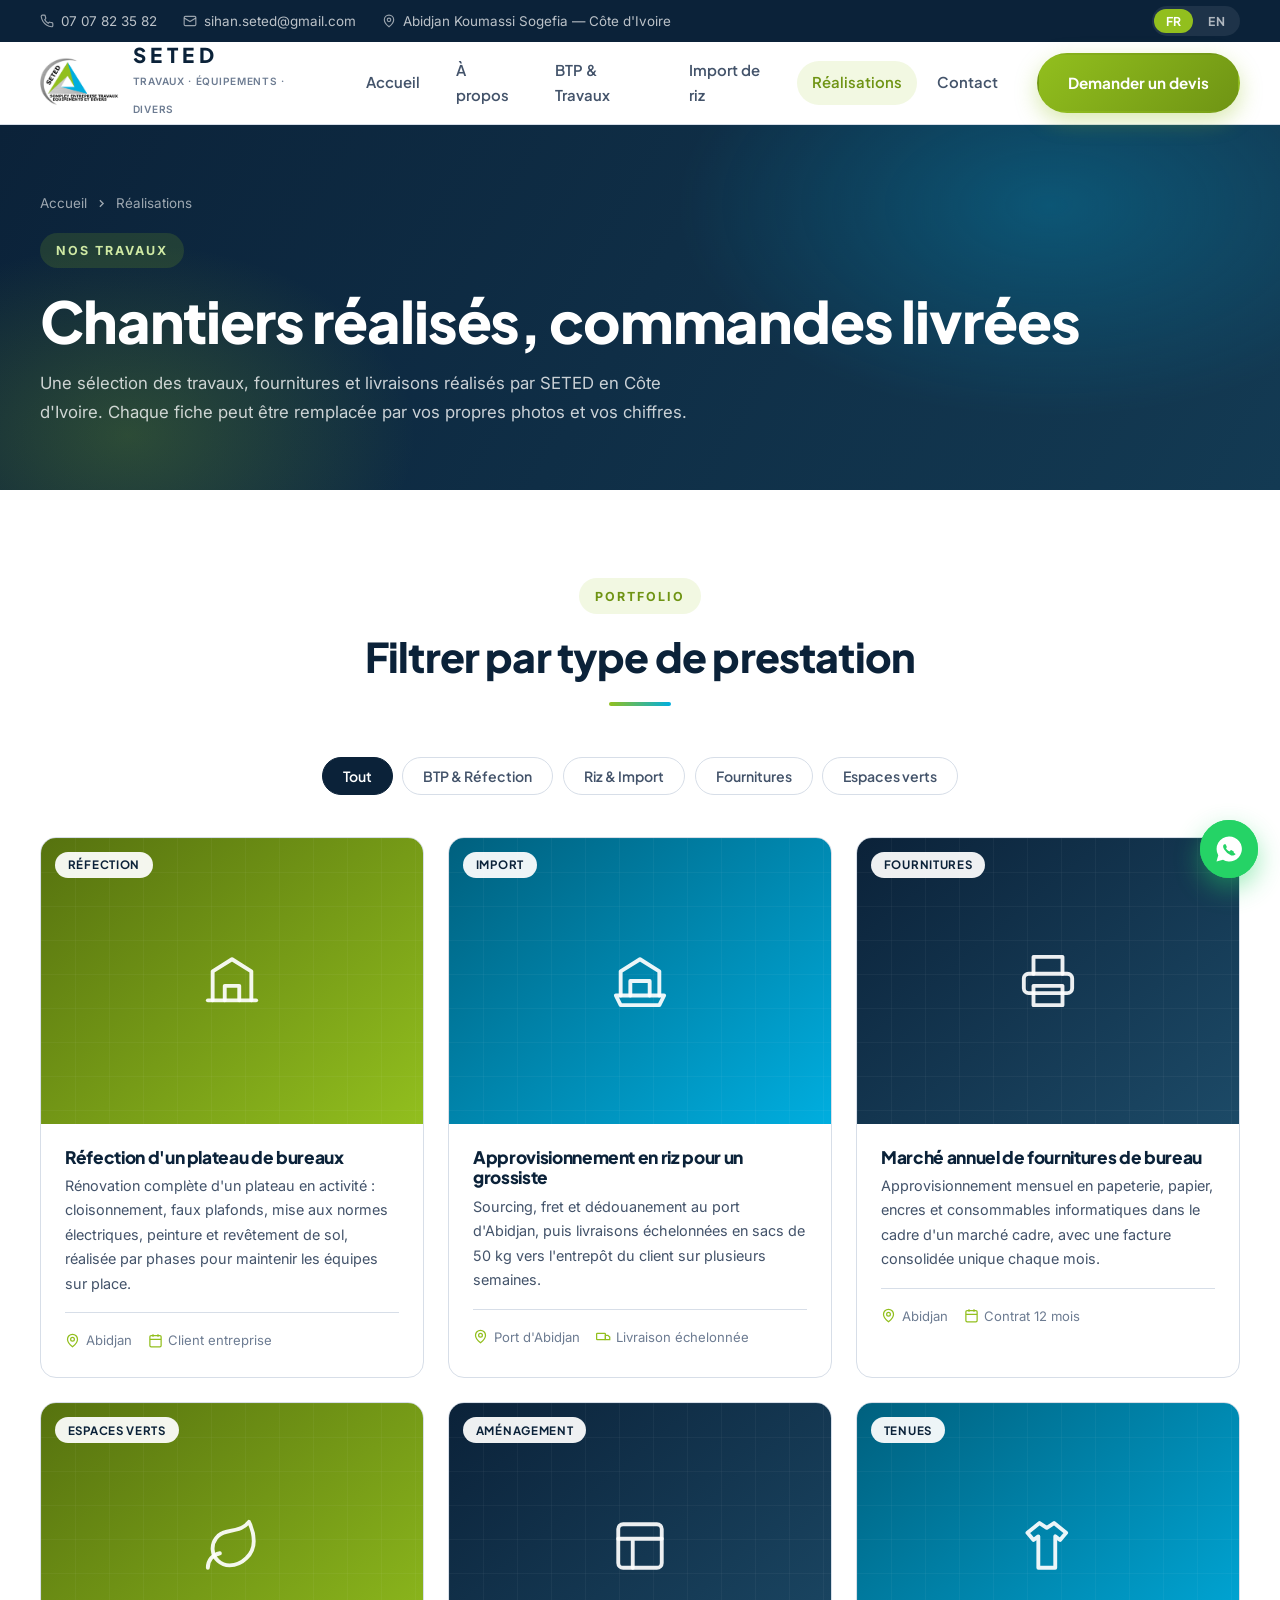
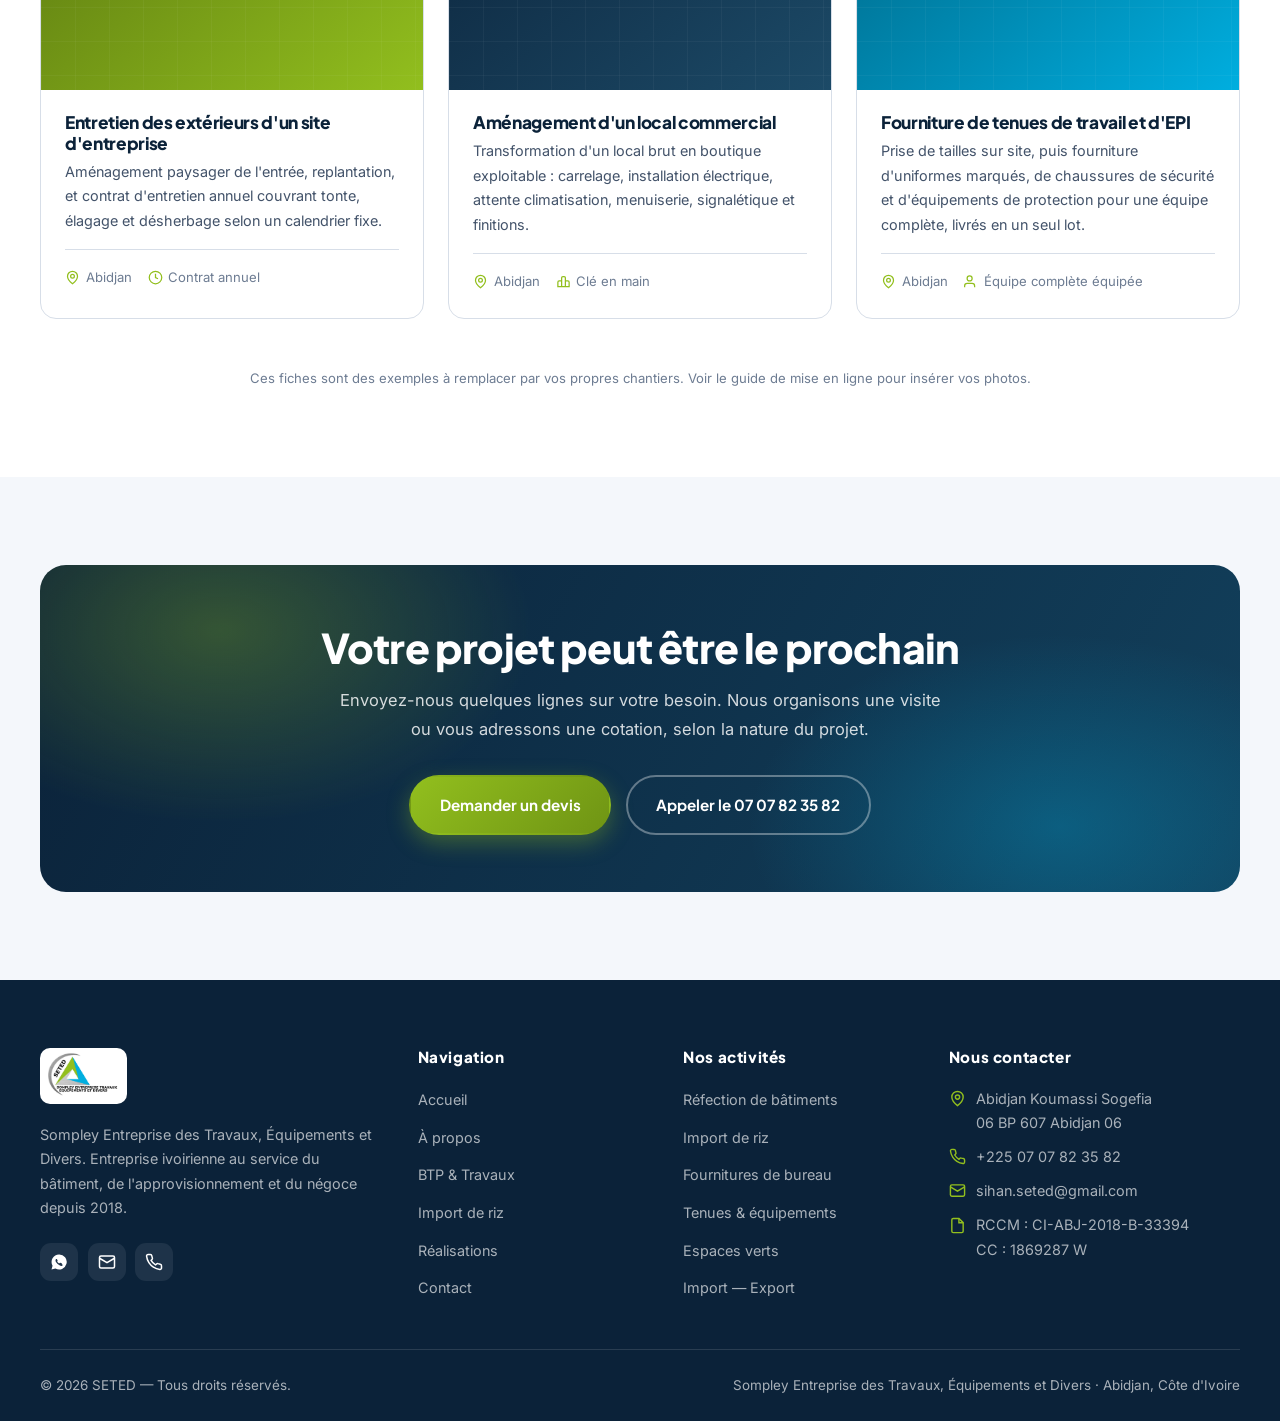
<file: realisations.html>
<!DOCTYPE html>
<html lang="fr">
<head>
<meta charset="UTF-8">
<meta name="viewport" content="width=device-width, initial-scale=1">
<title data-en-title="Our projects — Sites and deliveries | SETED">Nos réalisations — Chantiers et livraisons | SETED</title>
<meta name="description" content="Aperçu des chantiers, fournitures et livraisons réalisés par SETED en Côte d'Ivoire : réfection de bureaux, aménagements, approvisionnement en riz.">
<meta name="keywords" content="BTP Côte d'Ivoire, réfection bâtiment Abidjan, import riz Côte d'Ivoire, entreprise travaux Abidjan, fournitures de bureau, espaces verts, SETED">
<meta name="author" content="SETED — Sompley Entreprise des Travaux, Équipements et Divers">
<meta property="og:title" content="Nos réalisations — Chantiers et livraisons | SETED">
<meta property="og:description" content="Aperçu des chantiers, fournitures et livraisons réalisés par SETED en Côte d'Ivoire : réfection de bureaux, aménagements, approvisionnement en riz.">
<meta property="og:type" content="website">
<meta property="og:locale" content="fr_CI">
<link rel="icon" href="assets/img/logo-seted.png">
<link rel="preconnect" href="https://fonts.googleapis.com">
<link rel="preconnect" href="https://fonts.gstatic.com" crossorigin>
<link href="https://fonts.googleapis.com/css2?family=Plus+Jakarta+Sans:wght@600;700;800&family=Inter:wght@400;500;600&display=swap" rel="stylesheet">
<link rel="stylesheet" href="assets/css/style.css">
</head>
<body>

<!-- ===================== BARRE SUPÉRIEURE ===================== -->
<div class="topbar">
  <div class="conteneur">
    <div class="topbar-infos">
      <a href="tel:+2250707823582">
        <svg viewBox="0 0 24 24" fill="none" stroke="currentColor" stroke-width="2" stroke-linecap="round"><path d="M22 16.9v3a2 2 0 0 1-2.2 2 19.8 19.8 0 0 1-8.6-3.1 19.5 19.5 0 0 1-6-6A19.8 19.8 0 0 1 2.1 4.2 2 2 0 0 1 4.1 2h3a2 2 0 0 1 2 1.7c.1 1 .4 1.9.7 2.8a2 2 0 0 1-.5 2.1L8.1 9.9a16 16 0 0 0 6 6l1.3-1.3a2 2 0 0 1 2.1-.4c.9.3 1.8.6 2.8.7a2 2 0 0 1 1.7 2z"/></svg>
        07 07 82 35 82
      </a>
      <a href="mailto:sihan.seted@gmail.com">
        <svg viewBox="0 0 24 24" fill="none" stroke="currentColor" stroke-width="2"><rect x="2" y="4" width="20" height="16" rx="2"/><path d="m22 7-10 6L2 7"/></svg>
        sihan.seted@gmail.com
      </a>
      <span>
        <svg viewBox="0 0 24 24" fill="none" stroke="currentColor" stroke-width="2"><path d="M20 10c0 6-8 12-8 12s-8-6-8-12a8 8 0 0 1 16 0Z"/><circle cx="12" cy="10" r="3"/></svg>
        <span data-en="Abidjan Koumassi Sogefia — Côte d'Ivoire">Abidjan Koumassi Sogefia — Côte d'Ivoire</span>
      </span>
    </div>
    <div class="langues" role="group" aria-label="Langue / Language">
      <button type="button" data-lang="fr" class="actif">FR</button>
      <button type="button" data-lang="en">EN</button>
    </div>
  </div>
</div>

<!-- ===================== EN-TÊTE / NAVIGATION ===================== -->
<header class="entete">
  <div class="conteneur nav">
    <a href="index.html" class="logo" aria-label="SETED — Accueil">
      <img src="assets/img/logo-seted.png" alt="Logo SETED">
      <span class="logo-texte">
        <strong>SETED</strong>
        <span data-en="Works · Equipment · Trade">Travaux · Équipements · Divers</span>
      </span>
    </a>

    <nav>
      <ul class="menu" id="menu">
        <li><a href="index.html" data-en="Home">Accueil</a></li>
        <li><a href="a-propos.html" data-en="About">À propos</a></li>
        <li><a href="btp.html" data-en="Construction">BTP &amp; Travaux</a></li>
        <li><a href="riz.html" data-en="Rice Import">Import de riz</a></li>
        <li><a href="realisations.html" class="actif" data-en="Projects">Réalisations</a></li>
        <li><a href="contact.html" data-en="Contact">Contact</a></li>
      </ul>
    </nav>

    <div class="nav-actions">
      <a href="contact.html" class="btn btn--primaire" data-en="Request a quote">Demander un devis</a>
      <button class="burger" id="burger" aria-label="Ouvrir le menu" aria-expanded="false" aria-controls="menu">
        <span></span><span></span><span></span>
      </button>
    </div>
  </div>
</header>

<!-- ===================== BANNIÈRE ===================== -->
<section class="banniere">
  <div class="conteneur">
    <div class="fil">
      <a href="index.html" data-en="Home">Accueil</a>
      <svg viewBox="0 0 24 24" fill="none" stroke="currentColor" stroke-width="2.5"><path d="m9 18 6-6-6-6"/></svg>
      <span data-en="Projects">Réalisations</span>
    </div>
    <span class="surtitre surtitre--clair" data-en="Our work">Nos travaux</span>
    <h1 data-en="Sites completed, orders delivered">Chantiers réalisés, commandes livrées</h1>
    <p data-en="A selection of the works, supplies and deliveries carried out by SETED in Côte d'Ivoire. Each card can be replaced with your own photographs and figures.">
      Une sélection des travaux, fournitures et livraisons réalisés par SETED en Côte d'Ivoire. Chaque fiche peut être remplacée par vos propres photos et vos chiffres.
    </p>
  </div>
</section>

<!-- ===================== GALERIE ===================== -->
<!-- ⚠️ EXEMPLES À PERSONNALISER : remplacez les titres, descriptions et visuels par vos vrais chantiers -->
<section class="section">
  <div class="conteneur">
    <div class="entete-section centre anim">
      <span class="surtitre" data-en="Portfolio">Portfolio</span>
      <h2 data-en="Filter by type of work">Filtrer par type de prestation</h2>
      <div class="trait"></div>
    </div>

    <div class="filtres anim">
      <button type="button" class="actif" data-filtre="tous" data-en="All">Tout</button>
      <button type="button" data-filtre="btp" data-en="Construction">BTP &amp; Réfection</button>
      <button type="button" data-filtre="riz" data-en="Rice">Riz &amp; Import</button>
      <button type="button" data-filtre="fournitures" data-en="Supplies">Fournitures</button>
      <button type="button" data-filtre="verts" data-en="Green spaces">Espaces verts</button>
    </div>

    <div class="galerie">
      <article class="projet projet--vert anim" data-categorie="btp">
        <div class="projet__img">
          <span class="projet__etiquette" data-en="Renovation">Réfection</span>
          <svg viewBox="0 0 24 24" fill="none" stroke="currentColor" stroke-width="1.6" stroke-linecap="round" stroke-linejoin="round"><path d="M2 20h20"/><path d="M4 20V8l8-5 8 5v12"/><path d="M9 20v-6h6v6"/></svg>
        </div>
        <div class="projet__corps">
          <h3 data-en="Office floor renovation">Réfection d'un plateau de bureaux</h3>
          <p data-en="Full refurbishment of a working floor: partitions, false ceilings, electrical upgrade, paint and floor covering, carried out in phases so the teams could stay on site.">Rénovation complète d'un plateau en activité&nbsp;: cloisonnement, faux plafonds, mise aux normes électriques, peinture et revêtement de sol, réalisée par phases pour maintenir les équipes sur place.</p>
          <div class="projet__meta">
            <span><svg viewBox="0 0 24 24" fill="none" stroke="currentColor" stroke-width="2"><path d="M20 10c0 6-8 12-8 12s-8-6-8-12a8 8 0 0 1 16 0Z"/><circle cx="12" cy="10" r="3"/></svg>Abidjan</span>
            <span><svg viewBox="0 0 24 24" fill="none" stroke="currentColor" stroke-width="2"><rect x="3" y="4" width="18" height="18" rx="2"/><path d="M16 2v4M8 2v4M3 10h18"/></svg><span data-en="Corporate client">Client entreprise</span></span>
          </div>
        </div>
      </article>

      <article class="projet projet--bleu anim anim-1" data-categorie="riz">
        <div class="projet__img">
          <span class="projet__etiquette" data-en="Import">Import</span>
          <svg viewBox="0 0 24 24" fill="none" stroke="currentColor" stroke-width="1.6" stroke-linecap="round" stroke-linejoin="round"><path d="M2 18h20l-2 4H4l-2-4Z"/><path d="M4 18V8l8-5 8 5v10"/><path d="M8 18v-6h8v6"/></svg>
        </div>
        <div class="projet__corps">
          <h3 data-en="Rice shipment for a wholesaler">Approvisionnement en riz pour un grossiste</h3>
          <p data-en="Sourcing, freight and customs clearance at Abidjan port, followed by staged deliveries in 50 kg bags to the client's warehouse over several weeks.">Sourcing, fret et dédouanement au port d'Abidjan, puis livraisons échelonnées en sacs de 50 kg vers l'entrepôt du client sur plusieurs semaines.</p>
          <div class="projet__meta">
            <span><svg viewBox="0 0 24 24" fill="none" stroke="currentColor" stroke-width="2"><path d="M20 10c0 6-8 12-8 12s-8-6-8-12a8 8 0 0 1 16 0Z"/><circle cx="12" cy="10" r="3"/></svg><span data-en="Abidjan port">Port d'Abidjan</span></span>
            <span><svg viewBox="0 0 24 24" fill="none" stroke="currentColor" stroke-width="2"><rect x="1" y="7" width="14" height="10" rx="1"/><path d="M15 10h4l3 3v4h-7Z"/></svg><span data-en="Staged delivery">Livraison échelonnée</span></span>
          </div>
        </div>
      </article>

      <article class="projet anim anim-2" data-categorie="fournitures">
        <div class="projet__img">
          <span class="projet__etiquette" data-en="Supply">Fournitures</span>
          <svg viewBox="0 0 24 24" fill="none" stroke="currentColor" stroke-width="1.6" stroke-linecap="round" stroke-linejoin="round"><path d="M6 9V2h12v7"/><rect x="6" y="14" width="12" height="8"/><rect x="2" y="9" width="20" height="8" rx="2"/></svg>
        </div>
        <div class="projet__corps">
          <h3 data-en="Annual office supply contract">Marché annuel de fournitures de bureau</h3>
          <p data-en="Monthly supply of stationery, paper, inks and IT consumables under a framework agreement, with a single consolidated invoice each month.">Approvisionnement mensuel en papeterie, papier, encres et consommables informatiques dans le cadre d'un marché cadre, avec une facture consolidée unique chaque mois.</p>
          <div class="projet__meta">
            <span><svg viewBox="0 0 24 24" fill="none" stroke="currentColor" stroke-width="2"><path d="M20 10c0 6-8 12-8 12s-8-6-8-12a8 8 0 0 1 16 0Z"/><circle cx="12" cy="10" r="3"/></svg>Abidjan</span>
            <span><svg viewBox="0 0 24 24" fill="none" stroke="currentColor" stroke-width="2"><rect x="3" y="4" width="18" height="18" rx="2"/><path d="M16 2v4M8 2v4M3 10h18"/></svg><span data-en="12-month contract">Contrat 12 mois</span></span>
          </div>
        </div>
      </article>

      <article class="projet projet--vert anim" data-categorie="verts">
        <div class="projet__img">
          <span class="projet__etiquette" data-en="Landscaping">Espaces verts</span>
          <svg viewBox="0 0 24 24" fill="none" stroke="currentColor" stroke-width="1.6" stroke-linecap="round" stroke-linejoin="round"><path d="M11 20A7 7 0 0 1 9.8 6.1C15.5 5 17 4.5 19 2c1 2 2 4.2 2 8 0 5.5-4.8 10-10 10Z"/><path d="M2 21c0-3 1.9-5.4 5-6"/></svg>
        </div>
        <div class="projet__corps">
          <h3 data-en="Corporate grounds maintenance">Entretien des extérieurs d'un site d'entreprise</h3>
          <p data-en="Landscaping of the entrance area, replanting, and a yearly maintenance contract covering mowing, pruning and weeding on a fixed schedule.">Aménagement paysager de l'entrée, replantation, et contrat d'entretien annuel couvrant tonte, élagage et désherbage selon un calendrier fixe.</p>
          <div class="projet__meta">
            <span><svg viewBox="0 0 24 24" fill="none" stroke="currentColor" stroke-width="2"><path d="M20 10c0 6-8 12-8 12s-8-6-8-12a8 8 0 0 1 16 0Z"/><circle cx="12" cy="10" r="3"/></svg>Abidjan</span>
            <span><svg viewBox="0 0 24 24" fill="none" stroke="currentColor" stroke-width="2"><circle cx="12" cy="12" r="10"/><path d="M12 6v6l4 2"/></svg><span data-en="Annual contract">Contrat annuel</span></span>
          </div>
        </div>
      </article>

      <article class="projet anim anim-1" data-categorie="btp">
        <div class="projet__img">
          <span class="projet__etiquette" data-en="Fit-out">Aménagement</span>
          <svg viewBox="0 0 24 24" fill="none" stroke="currentColor" stroke-width="1.6" stroke-linecap="round" stroke-linejoin="round"><rect x="3" y="3" width="18" height="18" rx="2"/><path d="M3 9h18M9 21V9"/></svg>
        </div>
        <div class="projet__corps">
          <h3 data-en="Commercial premises fit-out">Aménagement d'un local commercial</h3>
          <p data-en="Conversion of a bare shell into a working shop: tiling, electrical installation, air-conditioning provision, joinery, signage and final finishing.">Transformation d'un local brut en boutique exploitable&nbsp;: carrelage, installation électrique, attente climatisation, menuiserie, signalétique et finitions.</p>
          <div class="projet__meta">
            <span><svg viewBox="0 0 24 24" fill="none" stroke="currentColor" stroke-width="2"><path d="M20 10c0 6-8 12-8 12s-8-6-8-12a8 8 0 0 1 16 0Z"/><circle cx="12" cy="10" r="3"/></svg>Abidjan</span>
            <span><svg viewBox="0 0 24 24" fill="none" stroke="currentColor" stroke-width="2"><path d="M9 11H5a2 2 0 0 0-2 2v7h18v-7a2 2 0 0 0-2-2h-4"/><path d="M9 20V6a2 2 0 0 1 2-2h2a2 2 0 0 1 2 2v14"/></svg><span data-en="Turnkey">Clé en main</span></span>
          </div>
        </div>
      </article>

      <article class="projet projet--bleu anim anim-2" data-categorie="fournitures">
        <div class="projet__img">
          <span class="projet__etiquette" data-en="Workwear">Tenues</span>
          <svg viewBox="0 0 24 24" fill="none" stroke="currentColor" stroke-width="1.6" stroke-linecap="round" stroke-linejoin="round"><path d="m3.5 6.5 5-4 3 2 3-2 5 4-2.5 3-2-1.5V21H8V8L6 9.5 3.5 6.5Z"/></svg>
        </div>
        <div class="projet__corps">
          <h3 data-en="Workwear &amp; PPE supply">Fourniture de tenues de travail et d'EPI</h3>
          <p data-en="Sizing session on site, then supply of branded uniforms, safety footwear and protective equipment for a full team, delivered in one batch.">Prise de tailles sur site, puis fourniture d'uniformes marqués, de chaussures de sécurité et d'équipements de protection pour une équipe complète, livrés en un seul lot.</p>
          <div class="projet__meta">
            <span><svg viewBox="0 0 24 24" fill="none" stroke="currentColor" stroke-width="2"><path d="M20 10c0 6-8 12-8 12s-8-6-8-12a8 8 0 0 1 16 0Z"/><circle cx="12" cy="10" r="3"/></svg>Abidjan</span>
            <span><svg viewBox="0 0 24 24" fill="none" stroke="currentColor" stroke-width="2"><path d="M17 21v-2a4 4 0 0 0-4-4H5a4 4 0 0 0-4 4v2"/><circle cx="9" cy="7" r="4"/></svg><span data-en="Full team kitted">Équipe complète équipée</span></span>
          </div>
        </div>
      </article>
    </div>

    <div class="centre" style="margin-top:3rem">
      <p class="mention" data-en="These cards are examples to be replaced with your own projects. See the deployment guide to swap in your photos.">Ces fiches sont des exemples à remplacer par vos propres chantiers. Voir le guide de mise en ligne pour insérer vos photos.</p>
    </div>
  </div>
</section>

<!-- ===================== CTA ===================== -->
<section class="section section--gris">
  <div class="conteneur">
    <div class="cta anim">
      <h2 data-en="Your project could be the next one">Votre projet peut être le prochain</h2>
      <p data-en="Send us a few lines about what you need. We arrange a visit or send a quotation, depending on the job.">
        Envoyez-nous quelques lignes sur votre besoin. Nous organisons une visite ou vous adressons une cotation, selon la nature du projet.
      </p>
      <div class="groupe-btn">
        <a href="contact.html" class="btn btn--primaire" data-en="Request a quote">Demander un devis</a>
        <a href="tel:+2250707823582" class="btn btn--clair" data-en="Call 07 07 82 35 82">Appeler le 07 07 82 35 82</a>
      </div>
    </div>
  </div>
</section>

<!-- ===================== PIED DE PAGE ===================== -->
<footer class="pied">
  <div class="conteneur">
    <div class="pied-grille">
      <div>
        <div class="pied-logo">
          <img src="assets/img/logo-seted.png" alt="Logo SETED">
        </div>
        <p data-en="Sompley Enterprise for Works, Equipment and Related Services. An Ivorian company serving construction, supply and trade since 2018.">
          Sompley Entreprise des Travaux, Équipements et Divers. Entreprise ivoirienne au service du bâtiment, de l'approvisionnement et du négoce depuis 2018.
        </p>
        <div class="reseaux">
          <a href="https://wa.me/2250707823582" aria-label="WhatsApp" target="_blank" rel="noopener">
            <svg viewBox="0 0 24 24" fill="currentColor"><path d="M12 2a10 10 0 0 0-8.6 15L2 22l5.2-1.4A10 10 0 1 0 12 2Zm5.3 14c-.2.6-1.3 1.2-1.8 1.2-.5.1-1 .1-1.7-.1a12 12 0 0 1-5.6-4.8c-.4-.6-.9-1.6-.9-2.4 0-.9.5-1.3.7-1.5.2-.2.4-.3.6-.3h.4c.2 0 .4 0 .5.4l.7 1.7c.1.2 0 .4-.1.5l-.3.4c-.1.1-.3.3-.1.5.3.5.7 1 1.2 1.4.6.5 1.1.7 1.3.8.2.1.4.1.5-.1l.6-.7c.2-.2.3-.2.5-.1l1.6.8c.2.1.4.2.4.3.1.1.1.5 0 1Z"/></svg>
          </a>
          <a href="mailto:sihan.seted@gmail.com" aria-label="E-mail">
            <svg viewBox="0 0 24 24" fill="none" stroke="currentColor" stroke-width="2"><rect x="2" y="4" width="20" height="16" rx="2"/><path d="m22 7-10 6L2 7"/></svg>
          </a>
          <a href="tel:+2250707823582" aria-label="Téléphone">
            <svg viewBox="0 0 24 24" fill="none" stroke="currentColor" stroke-width="2" stroke-linecap="round"><path d="M22 16.9v3a2 2 0 0 1-2.2 2 19.8 19.8 0 0 1-8.6-3.1 19.5 19.5 0 0 1-6-6A19.8 19.8 0 0 1 2.1 4.2 2 2 0 0 1 4.1 2h3a2 2 0 0 1 2 1.7c.1 1 .4 1.9.7 2.8a2 2 0 0 1-.5 2.1L8.1 9.9a16 16 0 0 0 6 6l1.3-1.3a2 2 0 0 1 2.1-.4c.9.3 1.8.6 2.8.7a2 2 0 0 1 1.7 2z"/></svg>
          </a>
        </div>
      </div>

      <div>
        <h4 data-en="Navigation">Navigation</h4>
        <ul>
          <li><a href="index.html" data-en="Home">Accueil</a></li>
          <li><a href="a-propos.html" data-en="About us">À propos</a></li>
          <li><a href="btp.html" data-en="Construction &amp; Works">BTP &amp; Travaux</a></li>
          <li><a href="riz.html" data-en="Rice Import">Import de riz</a></li>
          <li><a href="realisations.html" data-en="Projects">Réalisations</a></li>
          <li><a href="contact.html" data-en="Contact">Contact</a></li>
        </ul>
      </div>

      <div>
        <h4 data-en="Our services">Nos activités</h4>
        <ul>
          <li><a href="btp.html" data-en="Building renovation">Réfection de bâtiments</a></li>
          <li><a href="riz.html" data-en="Rice import">Import de riz</a></li>
          <li><a href="btp.html#services" data-en="Office supplies">Fournitures de bureau</a></li>
          <li><a href="btp.html#services" data-en="Workwear &amp; equipment">Tenues &amp; équipements</a></li>
          <li><a href="btp.html#services" data-en="Green spaces">Espaces verts</a></li>
          <li><a href="riz.html#import" data-en="Import — Export">Import — Export</a></li>
        </ul>
      </div>

      <div>
        <h4 data-en="Contact us">Nous contacter</h4>
        <ul class="pied-contact">
          <li>
            <svg viewBox="0 0 24 24" fill="none" stroke="currentColor" stroke-width="2"><path d="M20 10c0 6-8 12-8 12s-8-6-8-12a8 8 0 0 1 16 0Z"/><circle cx="12" cy="10" r="3"/></svg>
            <span>Abidjan Koumassi Sogefia<br>06 BP 607 Abidjan 06</span>
          </li>
          <li>
            <svg viewBox="0 0 24 24" fill="none" stroke="currentColor" stroke-width="2" stroke-linecap="round"><path d="M22 16.9v3a2 2 0 0 1-2.2 2 19.8 19.8 0 0 1-8.6-3.1 19.5 19.5 0 0 1-6-6A19.8 19.8 0 0 1 2.1 4.2 2 2 0 0 1 4.1 2h3a2 2 0 0 1 2 1.7c.1 1 .4 1.9.7 2.8a2 2 0 0 1-.5 2.1L8.1 9.9a16 16 0 0 0 6 6l1.3-1.3a2 2 0 0 1 2.1-.4c.9.3 1.8.6 2.8.7a2 2 0 0 1 1.7 2z"/></svg>
            <a href="tel:+2250707823582">+225 07 07 82 35 82</a>
          </li>
          <li>
            <svg viewBox="0 0 24 24" fill="none" stroke="currentColor" stroke-width="2"><rect x="2" y="4" width="20" height="16" rx="2"/><path d="m22 7-10 6L2 7"/></svg>
            <a href="mailto:sihan.seted@gmail.com">sihan.seted@gmail.com</a>
          </li>
          <li>
            <svg viewBox="0 0 24 24" fill="none" stroke="currentColor" stroke-width="2"><path d="M14 2H6a2 2 0 0 0-2 2v16a2 2 0 0 0 2 2h12a2 2 0 0 0 2-2V8Z"/><path d="M14 2v6h6"/></svg>
            <span>RCCM&nbsp;: CI-ABJ-2018-B-33394<br>CC&nbsp;: 1869287 W</span>
          </li>
        </ul>
      </div>
    </div>

    <div class="pied-bas">
      <span>© <span id="annee">2026</span> SETED — <span data-en="All rights reserved.">Tous droits réservés.</span></span>
      <span data-en="Sompley Enterprise for Works, Equipment and Related Services · Abidjan, Côte d'Ivoire">Sompley Entreprise des Travaux, Équipements et Divers · Abidjan, Côte d'Ivoire</span>
    </div>
  </div>
</footer>

<!-- ===================== BOUTON WHATSAPP ===================== -->
<a class="whatsapp" href="https://wa.me/2250707823582?text=Bonjour%20SETED%2C%20je%20souhaite%20un%20renseignement." target="_blank" rel="noopener" aria-label="Écrire à SETED sur WhatsApp">
  <svg viewBox="0 0 24 24" fill="currentColor"><path d="M12 2a10 10 0 0 0-8.6 15L2 22l5.2-1.4A10 10 0 1 0 12 2Zm5.3 14c-.2.6-1.3 1.2-1.8 1.2-.5.1-1 .1-1.7-.1a12 12 0 0 1-5.6-4.8c-.4-.6-.9-1.6-.9-2.4 0-.9.5-1.3.7-1.5.2-.2.4-.3.6-.3h.4c.2 0 .4 0 .5.4l.7 1.7c.1.2 0 .4-.1.5l-.3.4c-.1.1-.3.3-.1.5.3.5.7 1 1.2 1.4.6.5 1.1.7 1.3.8.2.1.4.1.5-.1l.6-.7c.2-.2.3-.2.5-.1l1.6.8c.2.1.4.2.4.3.1.1.1.5 0 1Z"/></svg>
</a>

<script src="assets/js/main.js"></script>
</body>
</html>
</file>
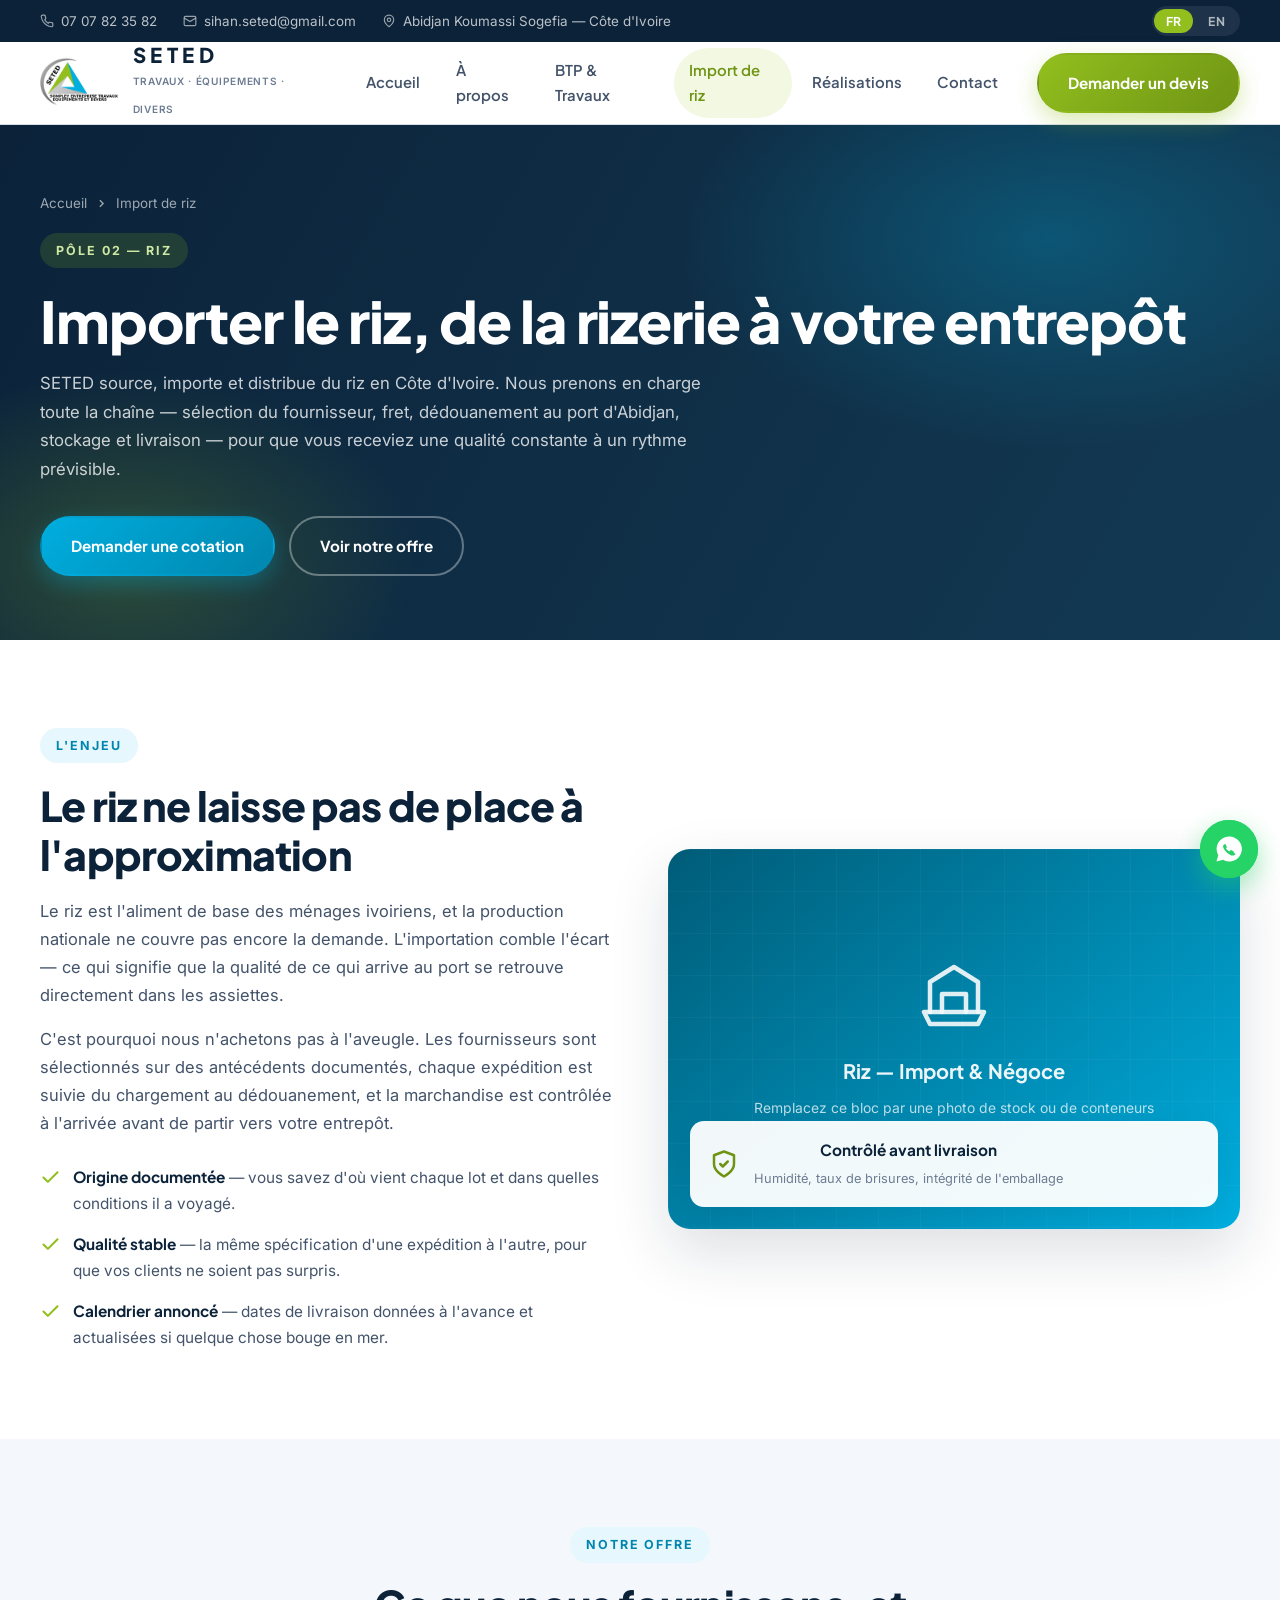
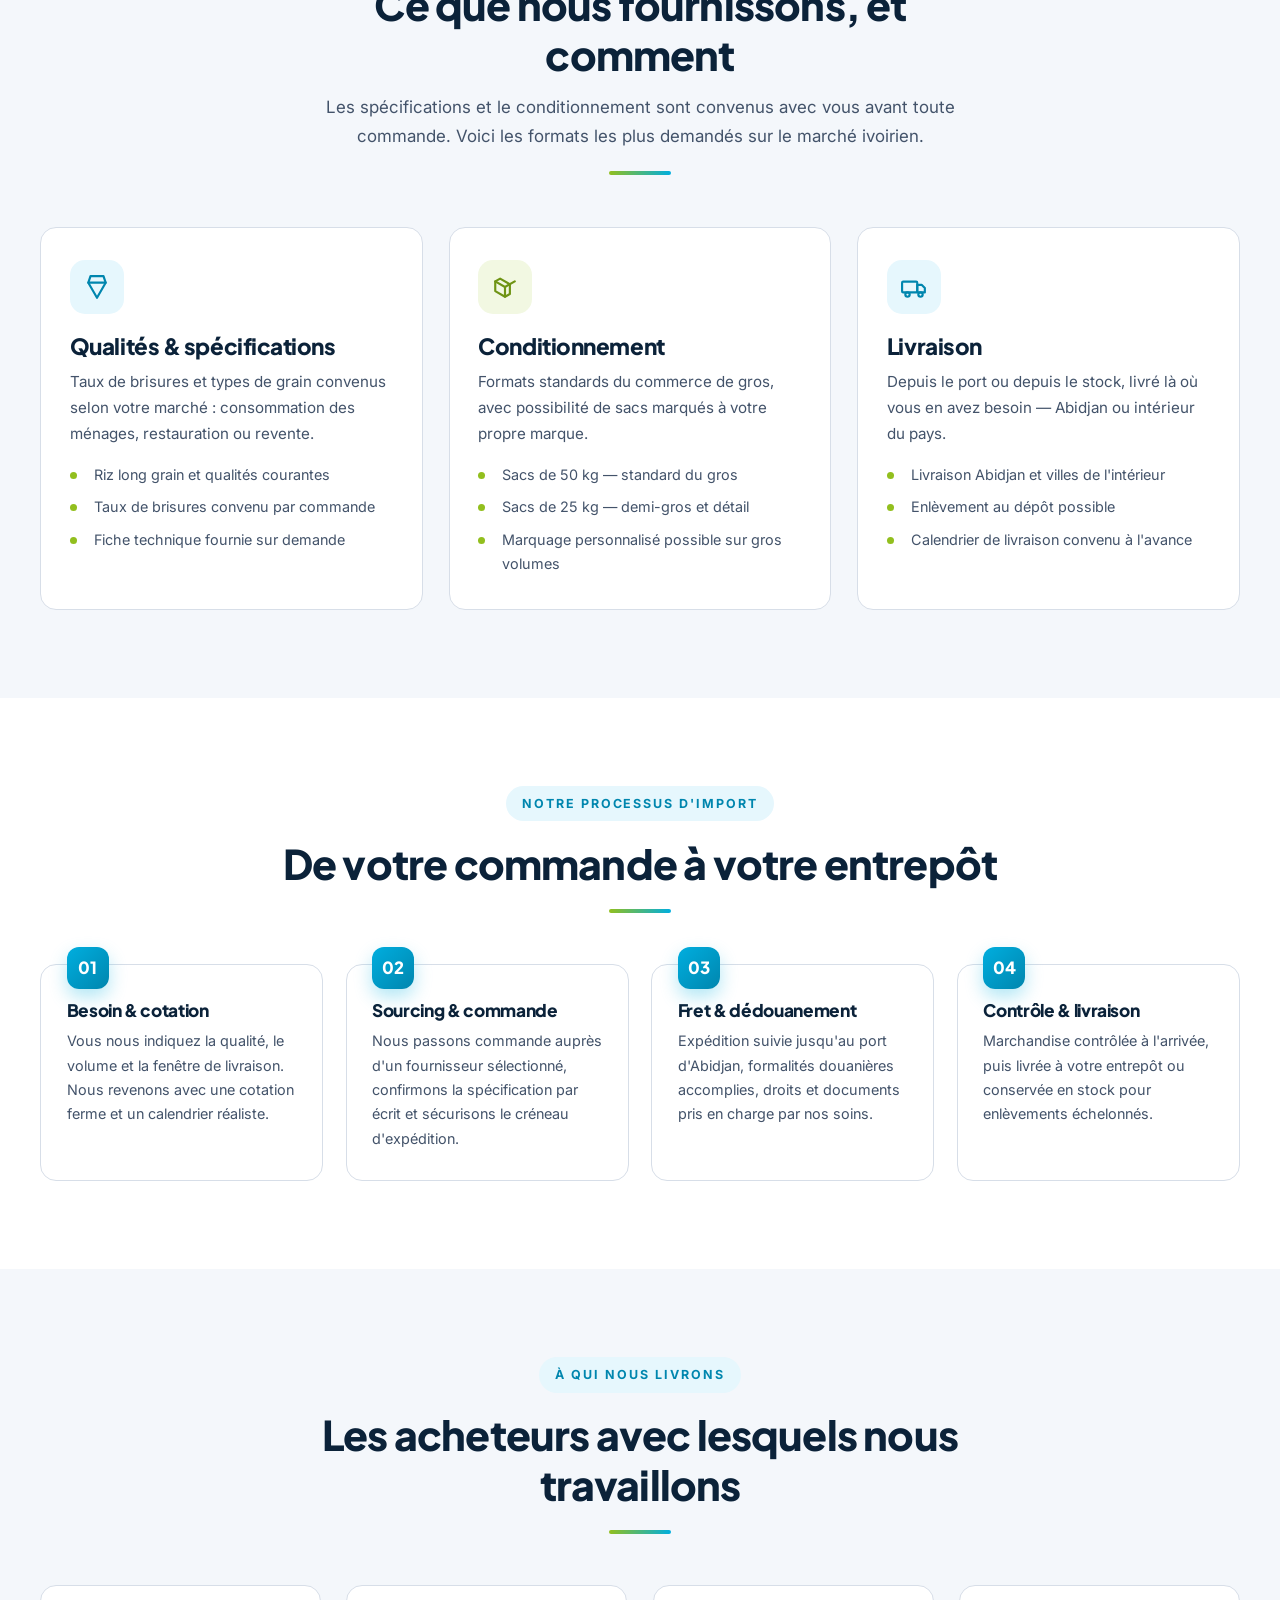
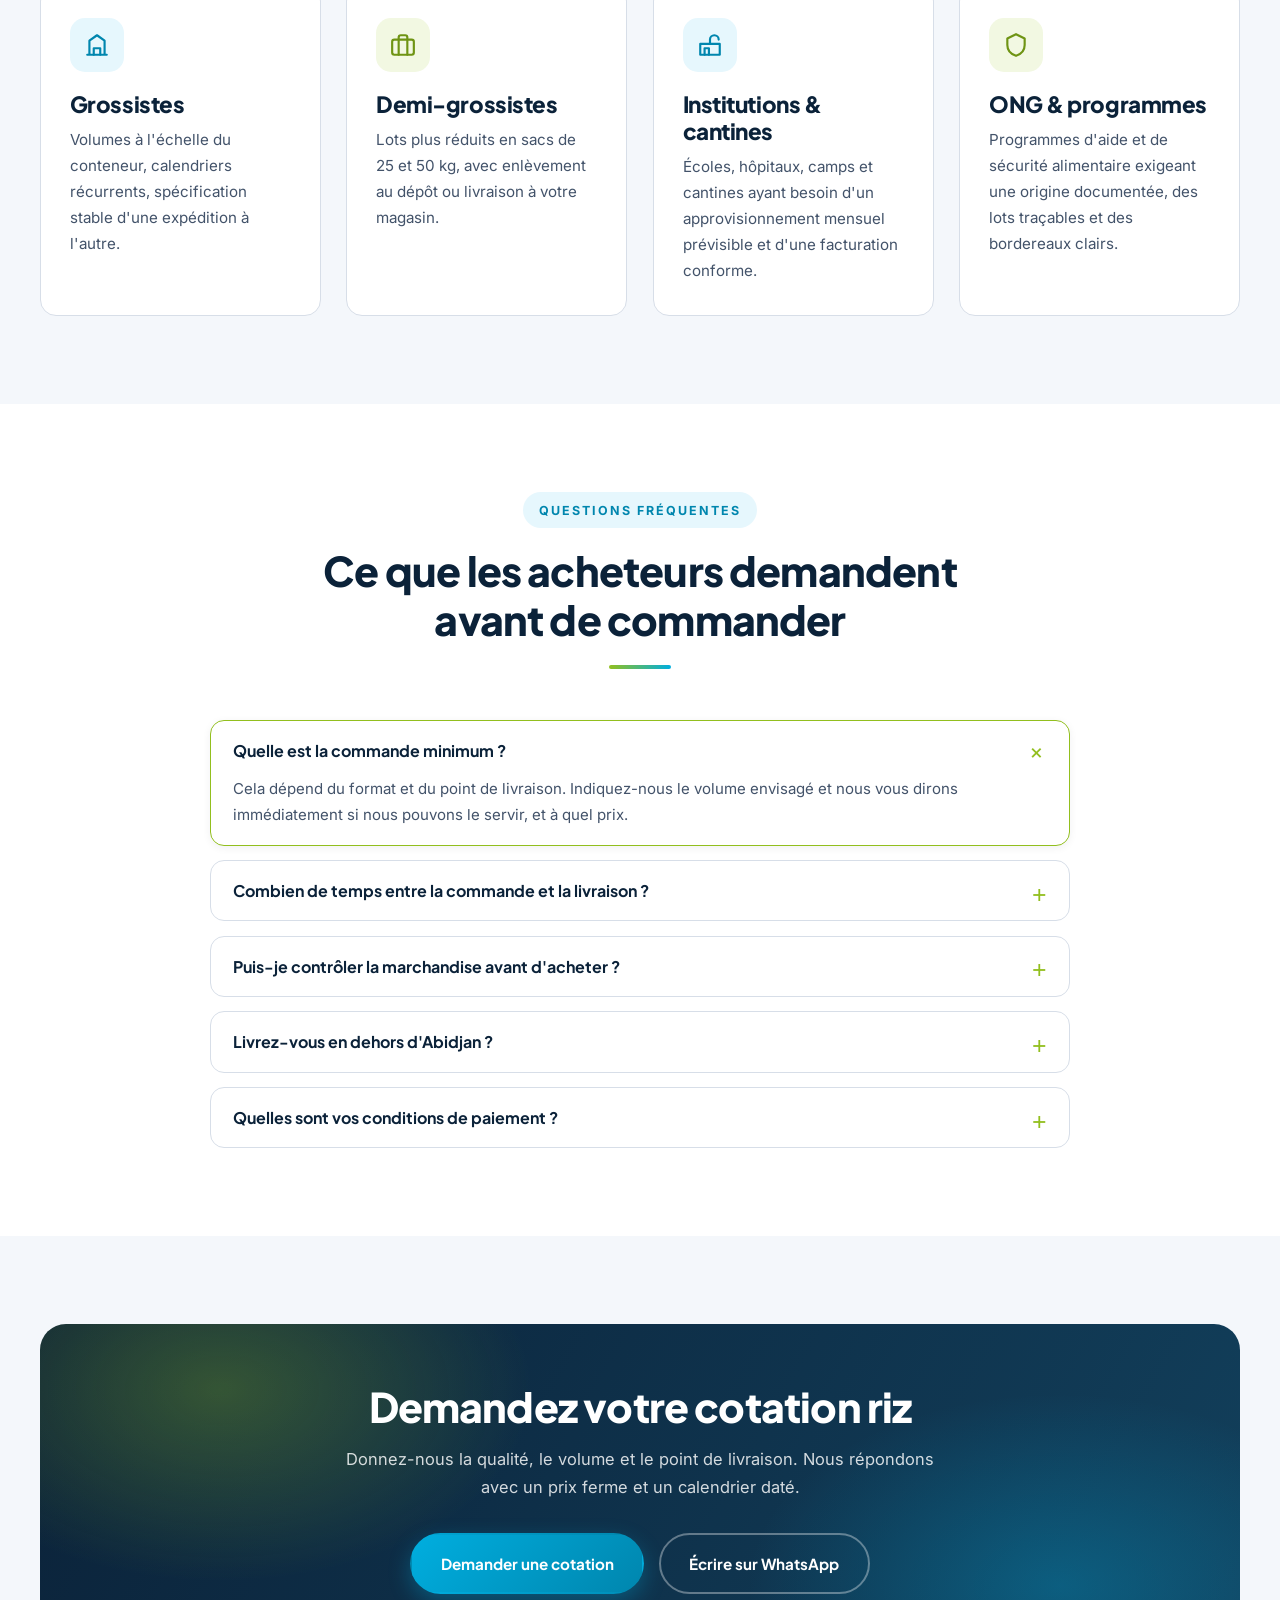
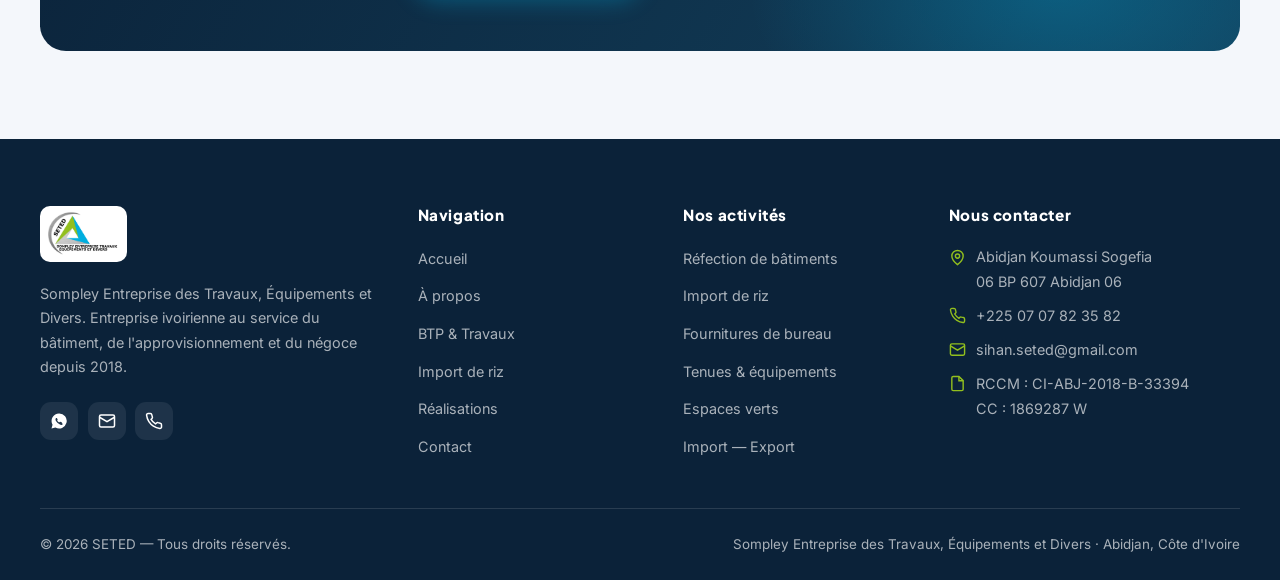
<file: riz.html>
<!DOCTYPE html>
<html lang="fr">
<head>
<meta charset="UTF-8">
<meta name="viewport" content="width=device-width, initial-scale=1">
<title data-en-title="Rice import in Côte d'Ivoire — Trading and distribution | SETED">Import de riz en Côte d'Ivoire — Négoce et distribution | SETED</title>
<meta name="description" content="SETED importe et distribue du riz en Côte d'Ivoire : sourcing international, dédouanement au port d'Abidjan, livraison en gros de sacs 25 et 50 kg.">
<meta name="keywords" content="BTP Côte d'Ivoire, réfection bâtiment Abidjan, import riz Côte d'Ivoire, entreprise travaux Abidjan, fournitures de bureau, espaces verts, SETED">
<meta name="author" content="SETED — Sompley Entreprise des Travaux, Équipements et Divers">
<meta property="og:title" content="Import de riz en Côte d'Ivoire — Négoce et distribution | SETED">
<meta property="og:description" content="SETED importe et distribue du riz en Côte d'Ivoire : sourcing international, dédouanement au port d'Abidjan, livraison en gros de sacs 25 et 50 kg.">
<meta property="og:type" content="website">
<meta property="og:locale" content="fr_CI">
<link rel="icon" href="assets/img/logo-seted.png">
<link rel="preconnect" href="https://fonts.googleapis.com">
<link rel="preconnect" href="https://fonts.gstatic.com" crossorigin>
<link href="https://fonts.googleapis.com/css2?family=Plus+Jakarta+Sans:wght@600;700;800&family=Inter:wght@400;500;600&display=swap" rel="stylesheet">
<link rel="stylesheet" href="assets/css/style.css">
</head>
<body>

<!-- ===================== BARRE SUPÉRIEURE ===================== -->
<div class="topbar">
  <div class="conteneur">
    <div class="topbar-infos">
      <a href="tel:+2250707823582">
        <svg viewBox="0 0 24 24" fill="none" stroke="currentColor" stroke-width="2" stroke-linecap="round"><path d="M22 16.9v3a2 2 0 0 1-2.2 2 19.8 19.8 0 0 1-8.6-3.1 19.5 19.5 0 0 1-6-6A19.8 19.8 0 0 1 2.1 4.2 2 2 0 0 1 4.1 2h3a2 2 0 0 1 2 1.7c.1 1 .4 1.9.7 2.8a2 2 0 0 1-.5 2.1L8.1 9.9a16 16 0 0 0 6 6l1.3-1.3a2 2 0 0 1 2.1-.4c.9.3 1.8.6 2.8.7a2 2 0 0 1 1.7 2z"/></svg>
        07 07 82 35 82
      </a>
      <a href="mailto:sihan.seted@gmail.com">
        <svg viewBox="0 0 24 24" fill="none" stroke="currentColor" stroke-width="2"><rect x="2" y="4" width="20" height="16" rx="2"/><path d="m22 7-10 6L2 7"/></svg>
        sihan.seted@gmail.com
      </a>
      <span>
        <svg viewBox="0 0 24 24" fill="none" stroke="currentColor" stroke-width="2"><path d="M20 10c0 6-8 12-8 12s-8-6-8-12a8 8 0 0 1 16 0Z"/><circle cx="12" cy="10" r="3"/></svg>
        <span data-en="Abidjan Koumassi Sogefia — Côte d'Ivoire">Abidjan Koumassi Sogefia — Côte d'Ivoire</span>
      </span>
    </div>
    <div class="langues" role="group" aria-label="Langue / Language">
      <button type="button" data-lang="fr" class="actif">FR</button>
      <button type="button" data-lang="en">EN</button>
    </div>
  </div>
</div>

<!-- ===================== EN-TÊTE / NAVIGATION ===================== -->
<header class="entete">
  <div class="conteneur nav">
    <a href="index.html" class="logo" aria-label="SETED — Accueil">
      <img src="assets/img/logo-seted.png" alt="Logo SETED">
      <span class="logo-texte">
        <strong>SETED</strong>
        <span data-en="Works · Equipment · Trade">Travaux · Équipements · Divers</span>
      </span>
    </a>

    <nav>
      <ul class="menu" id="menu">
        <li><a href="index.html" data-en="Home">Accueil</a></li>
        <li><a href="a-propos.html" data-en="About">À propos</a></li>
        <li><a href="btp.html" data-en="Construction">BTP &amp; Travaux</a></li>
        <li><a href="riz.html" class="actif" data-en="Rice Import">Import de riz</a></li>
        <li><a href="realisations.html" data-en="Projects">Réalisations</a></li>
        <li><a href="contact.html" data-en="Contact">Contact</a></li>
      </ul>
    </nav>

    <div class="nav-actions">
      <a href="contact.html" class="btn btn--primaire" data-en="Request a quote">Demander un devis</a>
      <button class="burger" id="burger" aria-label="Ouvrir le menu" aria-expanded="false" aria-controls="menu">
        <span></span><span></span><span></span>
      </button>
    </div>
  </div>
</header>

<!-- ===================== BANNIÈRE ===================== -->
<section class="banniere">
  <div class="conteneur">
    <div class="fil">
      <a href="index.html" data-en="Home">Accueil</a>
      <svg viewBox="0 0 24 24" fill="none" stroke="currentColor" stroke-width="2.5"><path d="m9 18 6-6-6-6"/></svg>
      <span data-en="Rice Import">Import de riz</span>
    </div>
    <span class="surtitre surtitre--clair" data-en="Pillar 02 — Rice">Pôle 02 — Riz</span>
    <h1 data-en="Importing rice, from the mill to your warehouse">Importer le riz, de la rizerie à votre entrepôt</h1>
    <p data-en="SETED sources, imports and distributes rice in Côte d'Ivoire. We handle the full chain — supplier selection, freight, customs clearance at Abidjan port, storage and delivery — so you receive consistent quality on a predictable schedule.">
      SETED source, importe et distribue du riz en Côte d'Ivoire. Nous prenons en charge toute la chaîne — sélection du fournisseur, fret, dédouanement au port d'Abidjan, stockage et livraison — pour que vous receviez une qualité constante à un rythme prévisible.
    </p>
    <div class="groupe-btn" style="margin-top:2rem">
      <a href="contact.html" class="btn btn--bleu" data-en="Request a quotation">Demander une cotation</a>
      <a href="#offre" class="btn btn--clair" data-en="See our offer">Voir notre offre</a>
    </div>
  </div>
</section>

<!-- ===================== POURQUOI ===================== -->
<section class="section" id="offre">
  <div class="conteneur">
    <div class="duo">
      <div class="duo__texte anim">
        <span class="surtitre surtitre--bleu" data-en="The stakes">L'enjeu</span>
        <h2 data-en="Rice leaves no room for approximation">Le riz ne laisse pas de place à l'approximation</h2>
        <p data-en="Rice is the staple food of Ivorian households, and national production does not yet cover national demand. Imports fill the gap — which means the quality of what arrives at the port ends up directly on people's plates.">
          Le riz est l'aliment de base des ménages ivoiriens, et la production nationale ne couvre pas encore la demande. L'importation comble l'écart — ce qui signifie que la qualité de ce qui arrive au port se retrouve directement dans les assiettes.
        </p>
        <p data-en="That is why we do not buy blind. Suppliers are selected on documented track record, each shipment is followed from loading to clearance, and goods are checked on arrival before they leave for your warehouse.">
          C'est pourquoi nous n'achetons pas à l'aveugle. Les fournisseurs sont sélectionnés sur des antécédents documentés, chaque expédition est suivie du chargement au dédouanement, et la marchandise est contrôlée à l'arrivée avant de partir vers votre entrepôt.
        </p>
        <ul class="liste-check">
          <li><svg viewBox="0 0 24 24" fill="none" stroke="currentColor" stroke-width="2.4" stroke-linecap="round" stroke-linejoin="round"><path d="M20 6 9 17l-5-5"/></svg><span><strong data-en="Documented origin">Origine documentée</strong> <span data-en="— you know where each lot comes from and under what conditions it travelled.">— vous savez d'où vient chaque lot et dans quelles conditions il a voyagé.</span></span></li>
          <li><svg viewBox="0 0 24 24" fill="none" stroke="currentColor" stroke-width="2.4" stroke-linecap="round" stroke-linejoin="round"><path d="M20 6 9 17l-5-5"/></svg><span><strong data-en="Stable grade">Qualité stable</strong> <span data-en="— the same specification from one shipment to the next, so your own customers are not surprised.">— la même spécification d'une expédition à l'autre, pour que vos clients ne soient pas surpris.</span></span></li>
          <li><svg viewBox="0 0 24 24" fill="none" stroke="currentColor" stroke-width="2.4" stroke-linecap="round" stroke-linejoin="round"><path d="M20 6 9 17l-5-5"/></svg><span><strong data-en="Announced schedule">Calendrier annoncé</strong> <span data-en="— delivery dates given upfront and updated if anything shifts at sea.">— dates de livraison données à l'avance et actualisées si quelque chose bouge en mer.</span></span></li>
        </ul>
      </div>
      <div class="duo__media anim anim-2">
        <div class="visuel visuel--bleu">
          <div class="visuel__contenu">
            <svg viewBox="0 0 24 24" fill="none" stroke="currentColor" stroke-width="1.5" stroke-linecap="round" stroke-linejoin="round"><path d="M2 18h20l-2 4H4l-2-4Z"/><path d="M4 18V8l8-5 8 5v10"/><path d="M8 18v-6h8v6"/></svg>
            <strong data-en="Rice — Import &amp; Trade">Riz — Import &amp; Négoce</strong>
            <span data-en="Replace this block with a photo of your stock or containers">Remplacez ce bloc par une photo de stock ou de conteneurs</span>
          </div>
          <div class="visuel__badge">
            <svg viewBox="0 0 24 24" fill="none" stroke="currentColor" stroke-width="2" stroke-linecap="round" stroke-linejoin="round"><path d="M12 22s8-4 8-10V5l-8-3-8 3v7c0 6 8 10 8 10Z"/><path d="m9 12 2 2 4-4"/></svg>
            <div>
              <strong data-en="Checked before delivery">Contrôlé avant livraison</strong>
              <small data-en="Moisture, broken grain rate, packaging integrity">Humidité, taux de brisures, intégrité de l'emballage</small>
            </div>
          </div>
        </div>
      </div>
    </div>
  </div>
</section>

<!-- ===================== NOTRE OFFRE ===================== -->
<section class="section section--gris">
  <div class="conteneur">
    <div class="entete-section centre anim">
      <span class="surtitre surtitre--bleu" data-en="Our offer">Notre offre</span>
      <h2 data-en="What we supply, and how">Ce que nous fournissons, et comment</h2>
      <p data-en="Specifications and packaging are agreed with you before any order is placed. Below are the formats most frequently requested on the Ivorian market.">
        Les spécifications et le conditionnement sont convenus avec vous avant toute commande. Voici les formats les plus demandés sur le marché ivoirien.
      </p>
      <div class="trait"></div>
    </div>

    <div class="grille grille--3">
      <article class="carte carte--bleu anim">
        <div class="carte__ico"><svg viewBox="0 0 24 24" fill="none" stroke="currentColor" stroke-width="2" stroke-linecap="round" stroke-linejoin="round"><path d="M6 2h12l2 6-8 14L4 8l2-6Z"/><path d="M4 8h16"/></svg></div>
        <h3 data-en="Grades &amp; specifications">Qualités &amp; spécifications</h3>
        <p data-en="Broken-grain rates and grain types agreed to match your market: household consumption, catering or resale.">Taux de brisures et types de grain convenus selon votre marché&nbsp;: consommation des ménages, restauration ou revente.</p>
        <ul>
          <li data-en="Long grain and standard grades">Riz long grain et qualités courantes</li>
          <li data-en="Broken-grain rate agreed per order">Taux de brisures convenu par commande</li>
          <li data-en="Specification sheet supplied on request">Fiche technique fournie sur demande</li>
        </ul>
      </article>

      <article class="carte anim anim-1">
        <div class="carte__ico"><svg viewBox="0 0 24 24" fill="none" stroke="currentColor" stroke-width="2" stroke-linecap="round" stroke-linejoin="round"><path d="m7.5 4.3 9 5.2v9L12 21l-9-5.2v-9L7.5 4.3Z"/><path d="M3 6.8 12 12l9-5.2M12 12v9"/></svg></div>
        <h3 data-en="Packaging">Conditionnement</h3>
        <p data-en="Standard wholesale formats, with the option of bags marked to your own brand.">Formats standards du commerce de gros, avec possibilité de sacs marqués à votre propre marque.</p>
        <ul>
          <li data-en="50 kg bags — wholesale standard">Sacs de 50 kg — standard du gros</li>
          <li data-en="25 kg bags — semi-wholesale and retail">Sacs de 25 kg — demi-gros et détail</li>
          <li data-en="Custom marking available on volume orders">Marquage personnalisé possible sur gros volumes</li>
        </ul>
      </article>

      <article class="carte carte--bleu anim anim-2">
        <div class="carte__ico"><svg viewBox="0 0 24 24" fill="none" stroke="currentColor" stroke-width="2" stroke-linecap="round" stroke-linejoin="round"><rect x="1" y="7" width="14" height="10" rx="1"/><path d="M15 10h4l3 3v4h-7Z"/><circle cx="6" cy="19" r="2"/><circle cx="18" cy="19" r="2"/></svg></div>
        <h3 data-en="Delivery">Livraison</h3>
        <p data-en="From the port or from stock, delivered where you need it — Abidjan or upcountry.">Depuis le port ou depuis le stock, livré là où vous en avez besoin — Abidjan ou intérieur du pays.</p>
        <ul>
          <li data-en="Delivery to Abidjan and inland cities">Livraison Abidjan et villes de l'intérieur</li>
          <li data-en="Collection from warehouse possible">Enlèvement au dépôt possible</li>
          <li data-en="Delivery schedule agreed in advance">Calendrier de livraison convenu à l'avance</li>
        </ul>
      </article>
    </div>
  </div>
</section>

<!-- ===================== PROCESS IMPORT ===================== -->
<section class="section" id="import">
  <div class="conteneur">
    <div class="entete-section centre anim">
      <span class="surtitre surtitre--bleu" data-en="Import process">Notre processus d'import</span>
      <h2 data-en="From your order to your warehouse">De votre commande à votre entrepôt</h2>
      <div class="trait"></div>
    </div>

    <div class="etapes">
      <article class="etape anim">
        <h3 data-en="Requirement &amp; quotation">Besoin &amp; cotation</h3>
        <p data-en="You tell us the grade, the volume and the delivery window. We come back with a firm quotation and a realistic schedule.">Vous nous indiquez la qualité, le volume et la fenêtre de livraison. Nous revenons avec une cotation ferme et un calendrier réaliste.</p>
      </article>
      <article class="etape anim anim-1">
        <h3 data-en="Sourcing &amp; order">Sourcing &amp; commande</h3>
        <p data-en="We place the order with a selected supplier, confirm the specification in writing and secure the shipping slot.">Nous passons commande auprès d'un fournisseur sélectionné, confirmons la spécification par écrit et sécurisons le créneau d'expédition.</p>
      </article>
      <article class="etape anim anim-2">
        <h3 data-en="Freight &amp; clearance">Fret &amp; dédouanement</h3>
        <p data-en="Shipment tracked to Abidjan port, customs formalities completed, duties and documentation handled by us.">Expédition suivie jusqu'au port d'Abidjan, formalités douanières accomplies, droits et documents pris en charge par nos soins.</p>
      </article>
      <article class="etape anim anim-3">
        <h3 data-en="Inspection &amp; delivery">Contrôle &amp; livraison</h3>
        <p data-en="Goods inspected on arrival, then delivered to your warehouse or held in stock for staged collection.">Marchandise contrôlée à l'arrivée, puis livrée à votre entrepôt ou conservée en stock pour enlèvements échelonnés.</p>
      </article>
    </div>
  </div>
</section>

<!-- ===================== POUR QUI ===================== -->
<section class="section section--gris">
  <div class="conteneur">
    <div class="entete-section centre anim">
      <span class="surtitre surtitre--bleu" data-en="Who we supply">À qui nous livrons</span>
      <h2 data-en="Buyers we work with">Les acheteurs avec lesquels nous travaillons</h2>
      <div class="trait"></div>
    </div>

    <div class="grille grille--4">
      <article class="carte carte--bleu anim">
        <div class="carte__ico"><svg viewBox="0 0 24 24" fill="none" stroke="currentColor" stroke-width="2" stroke-linecap="round" stroke-linejoin="round"><path d="M3 21h18M5 21V8l7-5 7 5v13"/><path d="M9 21v-6h6v6"/></svg></div>
        <h3 data-en="Wholesalers">Grossistes</h3>
        <p data-en="Container-scale volumes, recurring schedules, stable specification from one shipment to the next.">Volumes à l'échelle du conteneur, calendriers récurrents, spécification stable d'une expédition à l'autre.</p>
      </article>
      <article class="carte anim anim-1">
        <div class="carte__ico"><svg viewBox="0 0 24 24" fill="none" stroke="currentColor" stroke-width="2" stroke-linecap="round" stroke-linejoin="round"><rect x="2" y="7" width="20" height="14" rx="2"/><path d="M16 21V5a2 2 0 0 0-2-2h-4a2 2 0 0 0-2 2v16"/></svg></div>
        <h3 data-en="Semi-wholesalers">Demi-grossistes</h3>
        <p data-en="Smaller lots in 25 kg and 50 kg bags, with collection from warehouse or delivery to your shop.">Lots plus réduits en sacs de 25 et 50 kg, avec enlèvement au dépôt ou livraison à votre magasin.</p>
      </article>
      <article class="carte carte--bleu anim anim-2">
        <div class="carte__ico"><svg viewBox="0 0 24 24" fill="none" stroke="currentColor" stroke-width="2" stroke-linecap="round" stroke-linejoin="round"><path d="M3 11h18v10H3z"/><path d="M12 11V7a4 4 0 0 1 8 0"/><path d="M7 21v-6h4v6"/></svg></div>
        <h3 data-en="Institutions &amp; canteens">Institutions &amp; cantines</h3>
        <p data-en="Schools, hospitals, camps and canteens needing a predictable monthly supply and compliant invoicing.">Écoles, hôpitaux, camps et cantines ayant besoin d'un approvisionnement mensuel prévisible et d'une facturation conforme.</p>
      </article>
      <article class="carte anim anim-3">
        <div class="carte__ico"><svg viewBox="0 0 24 24" fill="none" stroke="currentColor" stroke-width="2" stroke-linecap="round" stroke-linejoin="round"><path d="M12 2 4 6v6c0 5 3.5 8.5 8 10 4.5-1.5 8-5 8-10V6l-8-4Z"/></svg></div>
        <h3 data-en="NGOs &amp; programmes">ONG &amp; programmes</h3>
        <p data-en="Aid and food-security programmes requiring documented origin, traceable lots and clear delivery records.">Programmes d'aide et de sécurité alimentaire exigeant une origine documentée, des lots traçables et des bordereaux clairs.</p>
      </article>
    </div>
  </div>
</section>

<!-- ===================== FAQ ===================== -->
<section class="section">
  <div class="conteneur">
    <div class="entete-section centre anim">
      <span class="surtitre surtitre--bleu" data-en="Frequently asked">Questions fréquentes</span>
      <h2 data-en="What buyers ask before ordering">Ce que les acheteurs demandent avant de commander</h2>
      <div class="trait"></div>
    </div>

    <div class="faq anim">
      <details open>
        <summary data-en="What is the minimum order?">Quelle est la commande minimum&nbsp;?</summary>
        <p data-en="It depends on the format and the delivery point. Tell us the volume you have in mind and we will tell you straight away whether we can serve it, and at what price.">Cela dépend du format et du point de livraison. Indiquez-nous le volume envisagé et nous vous dirons immédiatement si nous pouvons le servir, et à quel prix.</p>
      </details>
      <details>
        <summary data-en="How long between order and delivery?">Combien de temps entre la commande et la livraison&nbsp;?</summary>
        <p data-en="For goods already in stock, delivery follows within days. For a fresh import, the lead time covers ordering, sea freight and clearance — we give you a dated schedule with the quotation, and update it if anything shifts.">Pour de la marchandise déjà en stock, la livraison suit sous quelques jours. Pour un import neuf, le délai couvre la commande, le fret maritime et le dédouanement — nous vous remettons un calendrier daté avec la cotation, et l'actualisons si quelque chose bouge.</p>
      </details>
      <details>
        <summary data-en="Can I check the goods before buying?">Puis-je contrôler la marchandise avant d'acheter&nbsp;?</summary>
        <p data-en="Yes. For stock available in Abidjan you can inspect the lot before purchase. For an import, we agree the specification in writing beforehand and check conformity on arrival.">Oui. Pour du stock disponible à Abidjan, vous pouvez inspecter le lot avant achat. Pour un import, nous convenons de la spécification par écrit au préalable et contrôlons la conformité à l'arrivée.</p>
      </details>
      <details>
        <summary data-en="Do you deliver outside Abidjan?">Livrez-vous en dehors d'Abidjan&nbsp;?</summary>
        <p data-en="Yes, throughout Côte d'Ivoire. Inland transport is quoted separately so you can see exactly what it costs and decide whether to collect yourself.">Oui, dans toute la Côte d'Ivoire. Le transport à l'intérieur du pays est chiffré séparément pour que vous en voyiez le coût exact et décidiez, si vous préférez, d'enlever vous-même.</p>
      </details>
      <details>
        <summary data-en="What payment terms do you offer?">Quelles sont vos conditions de paiement&nbsp;?</summary>
        <p data-en="Terms are agreed case by case depending on the volume and on how long we have worked together. They are always written into the quotation before you commit — never decided afterwards.">Les conditions sont convenues au cas par cas selon le volume et l'ancienneté de la relation. Elles figurent toujours dans la cotation avant votre engagement — jamais décidées après coup.</p>
      </details>
    </div>
  </div>
</section>

<!-- ===================== CTA ===================== -->
<section class="section section--gris">
  <div class="conteneur">
    <div class="cta anim">
      <h2 data-en="Ask for a rice quotation">Demandez votre cotation riz</h2>
      <p data-en="Give us the grade, the volume and the delivery point. We reply with a firm price and a dated schedule.">
        Donnez-nous la qualité, le volume et le point de livraison. Nous répondons avec un prix ferme et un calendrier daté.
      </p>
      <div class="groupe-btn">
        <a href="contact.html" class="btn btn--bleu" data-en="Request a quotation">Demander une cotation</a>
        <a href="https://wa.me/2250707823582" target="_blank" rel="noopener" class="btn btn--clair" data-en="Message us on WhatsApp">Écrire sur WhatsApp</a>
      </div>
    </div>
  </div>
</section>

<!-- ===================== PIED DE PAGE ===================== -->
<footer class="pied">
  <div class="conteneur">
    <div class="pied-grille">
      <div>
        <div class="pied-logo">
          <img src="assets/img/logo-seted.png" alt="Logo SETED">
        </div>
        <p data-en="Sompley Enterprise for Works, Equipment and Related Services. An Ivorian company serving construction, supply and trade since 2018.">
          Sompley Entreprise des Travaux, Équipements et Divers. Entreprise ivoirienne au service du bâtiment, de l'approvisionnement et du négoce depuis 2018.
        </p>
        <div class="reseaux">
          <a href="https://wa.me/2250707823582" aria-label="WhatsApp" target="_blank" rel="noopener">
            <svg viewBox="0 0 24 24" fill="currentColor"><path d="M12 2a10 10 0 0 0-8.6 15L2 22l5.2-1.4A10 10 0 1 0 12 2Zm5.3 14c-.2.6-1.3 1.2-1.8 1.2-.5.1-1 .1-1.7-.1a12 12 0 0 1-5.6-4.8c-.4-.6-.9-1.6-.9-2.4 0-.9.5-1.3.7-1.5.2-.2.4-.3.6-.3h.4c.2 0 .4 0 .5.4l.7 1.7c.1.2 0 .4-.1.5l-.3.4c-.1.1-.3.3-.1.5.3.5.7 1 1.2 1.4.6.5 1.1.7 1.3.8.2.1.4.1.5-.1l.6-.7c.2-.2.3-.2.5-.1l1.6.8c.2.1.4.2.4.3.1.1.1.5 0 1Z"/></svg>
          </a>
          <a href="mailto:sihan.seted@gmail.com" aria-label="E-mail">
            <svg viewBox="0 0 24 24" fill="none" stroke="currentColor" stroke-width="2"><rect x="2" y="4" width="20" height="16" rx="2"/><path d="m22 7-10 6L2 7"/></svg>
          </a>
          <a href="tel:+2250707823582" aria-label="Téléphone">
            <svg viewBox="0 0 24 24" fill="none" stroke="currentColor" stroke-width="2" stroke-linecap="round"><path d="M22 16.9v3a2 2 0 0 1-2.2 2 19.8 19.8 0 0 1-8.6-3.1 19.5 19.5 0 0 1-6-6A19.8 19.8 0 0 1 2.1 4.2 2 2 0 0 1 4.1 2h3a2 2 0 0 1 2 1.7c.1 1 .4 1.9.7 2.8a2 2 0 0 1-.5 2.1L8.1 9.9a16 16 0 0 0 6 6l1.3-1.3a2 2 0 0 1 2.1-.4c.9.3 1.8.6 2.8.7a2 2 0 0 1 1.7 2z"/></svg>
          </a>
        </div>
      </div>

      <div>
        <h4 data-en="Navigation">Navigation</h4>
        <ul>
          <li><a href="index.html" data-en="Home">Accueil</a></li>
          <li><a href="a-propos.html" data-en="About us">À propos</a></li>
          <li><a href="btp.html" data-en="Construction &amp; Works">BTP &amp; Travaux</a></li>
          <li><a href="riz.html" data-en="Rice Import">Import de riz</a></li>
          <li><a href="realisations.html" data-en="Projects">Réalisations</a></li>
          <li><a href="contact.html" data-en="Contact">Contact</a></li>
        </ul>
      </div>

      <div>
        <h4 data-en="Our services">Nos activités</h4>
        <ul>
          <li><a href="btp.html" data-en="Building renovation">Réfection de bâtiments</a></li>
          <li><a href="riz.html" data-en="Rice import">Import de riz</a></li>
          <li><a href="btp.html#services" data-en="Office supplies">Fournitures de bureau</a></li>
          <li><a href="btp.html#services" data-en="Workwear &amp; equipment">Tenues &amp; équipements</a></li>
          <li><a href="btp.html#services" data-en="Green spaces">Espaces verts</a></li>
          <li><a href="riz.html#import" data-en="Import — Export">Import — Export</a></li>
        </ul>
      </div>

      <div>
        <h4 data-en="Contact us">Nous contacter</h4>
        <ul class="pied-contact">
          <li>
            <svg viewBox="0 0 24 24" fill="none" stroke="currentColor" stroke-width="2"><path d="M20 10c0 6-8 12-8 12s-8-6-8-12a8 8 0 0 1 16 0Z"/><circle cx="12" cy="10" r="3"/></svg>
            <span>Abidjan Koumassi Sogefia<br>06 BP 607 Abidjan 06</span>
          </li>
          <li>
            <svg viewBox="0 0 24 24" fill="none" stroke="currentColor" stroke-width="2" stroke-linecap="round"><path d="M22 16.9v3a2 2 0 0 1-2.2 2 19.8 19.8 0 0 1-8.6-3.1 19.5 19.5 0 0 1-6-6A19.8 19.8 0 0 1 2.1 4.2 2 2 0 0 1 4.1 2h3a2 2 0 0 1 2 1.7c.1 1 .4 1.9.7 2.8a2 2 0 0 1-.5 2.1L8.1 9.9a16 16 0 0 0 6 6l1.3-1.3a2 2 0 0 1 2.1-.4c.9.3 1.8.6 2.8.7a2 2 0 0 1 1.7 2z"/></svg>
            <a href="tel:+2250707823582">+225 07 07 82 35 82</a>
          </li>
          <li>
            <svg viewBox="0 0 24 24" fill="none" stroke="currentColor" stroke-width="2"><rect x="2" y="4" width="20" height="16" rx="2"/><path d="m22 7-10 6L2 7"/></svg>
            <a href="mailto:sihan.seted@gmail.com">sihan.seted@gmail.com</a>
          </li>
          <li>
            <svg viewBox="0 0 24 24" fill="none" stroke="currentColor" stroke-width="2"><path d="M14 2H6a2 2 0 0 0-2 2v16a2 2 0 0 0 2 2h12a2 2 0 0 0 2-2V8Z"/><path d="M14 2v6h6"/></svg>
            <span>RCCM&nbsp;: CI-ABJ-2018-B-33394<br>CC&nbsp;: 1869287 W</span>
          </li>
        </ul>
      </div>
    </div>

    <div class="pied-bas">
      <span>© <span id="annee">2026</span> SETED — <span data-en="All rights reserved.">Tous droits réservés.</span></span>
      <span data-en="Sompley Enterprise for Works, Equipment and Related Services · Abidjan, Côte d'Ivoire">Sompley Entreprise des Travaux, Équipements et Divers · Abidjan, Côte d'Ivoire</span>
    </div>
  </div>
</footer>

<!-- ===================== BOUTON WHATSAPP ===================== -->
<a class="whatsapp" href="https://wa.me/2250707823582?text=Bonjour%20SETED%2C%20je%20souhaite%20un%20renseignement." target="_blank" rel="noopener" aria-label="Écrire à SETED sur WhatsApp">
  <svg viewBox="0 0 24 24" fill="currentColor"><path d="M12 2a10 10 0 0 0-8.6 15L2 22l5.2-1.4A10 10 0 1 0 12 2Zm5.3 14c-.2.6-1.3 1.2-1.8 1.2-.5.1-1 .1-1.7-.1a12 12 0 0 1-5.6-4.8c-.4-.6-.9-1.6-.9-2.4 0-.9.5-1.3.7-1.5.2-.2.4-.3.6-.3h.4c.2 0 .4 0 .5.4l.7 1.7c.1.2 0 .4-.1.5l-.3.4c-.1.1-.3.3-.1.5.3.5.7 1 1.2 1.4.6.5 1.1.7 1.3.8.2.1.4.1.5-.1l.6-.7c.2-.2.3-.2.5-.1l1.6.8c.2.1.4.2.4.3.1.1.1.5 0 1Z"/></svg>
</a>

<script src="assets/js/main.js"></script>
</body>
</html>
</file>
<file: assets/css/style.css>
/* =========================================================
   S E T E D  —  Feuille de style principale
   Sompley Entreprise des Travaux, Équipements et Divers
   Palette issue du logo : vert #92BF1E · bleu #00AEDF
   ========================================================= */

/* ---------- 1. Variables & reset ---------- */
:root {
  --vert: #92bf1e;
  --vert-fonce: #6f9414;
  --vert-clair: #f2f8e2;
  --bleu: #00aedf;
  --bleu-fonce: #0086ae;
  --bleu-clair: #e6f7fd;
  --nuit: #0b2239;
  --nuit-2: #143047;
  --gris-900: #16212e;
  --gris-700: #43536a;
  --gris-500: #6d7c92;
  --gris-300: #d7dee8;
  --gris-100: #f4f7fb;
  --blanc: #ffffff;
  --ombre-s: 0 2px 8px rgba(11, 34, 57, .06);
  --ombre-m: 0 10px 30px rgba(11, 34, 57, .09);
  --ombre-l: 0 24px 60px rgba(11, 34, 57, .14);
  --rayon: 16px;
  --rayon-s: 10px;
  --max: 1200px;
  --transition: .35s cubic-bezier(.22, .61, .36, 1);
  --police-titre: "Plus Jakarta Sans", "Segoe UI", system-ui, -apple-system, sans-serif;
  --police-texte: "Inter", "Segoe UI", system-ui, -apple-system, sans-serif;
}

* { margin: 0; padding: 0; box-sizing: border-box; }

html { scroll-behavior: smooth; scroll-padding-top: 110px; }

body {
  font-family: var(--police-texte);
  color: var(--gris-700);
  background: var(--blanc);
  line-height: 1.7;
  font-size: 16.5px;
  -webkit-font-smoothing: antialiased;
  overflow-x: hidden;
}

h1, h2, h3, h4, h5 {
  font-family: var(--police-titre);
  color: var(--nuit);
  line-height: 1.2;
  font-weight: 800;
  letter-spacing: -.02em;
}

h1 { font-size: clamp(2.1rem, 4.6vw, 3.6rem); }
h2 { font-size: clamp(1.7rem, 3.2vw, 2.6rem); }
h3 { font-size: clamp(1.15rem, 1.8vw, 1.4rem); }

a { color: inherit; text-decoration: none; }
img { max-width: 100%; display: block; }
ul { list-style: none; }

/* ---------- 2. Utilitaires ---------- */
.conteneur { width: min(100% - 2.5rem, var(--max)); margin-inline: auto; }
.section { padding: 5.5rem 0; }
.section--gris { background: var(--gris-100); }
.section--nuit { background: var(--nuit); color: rgba(255, 255, 255, .78); }
.section--nuit h2, .section--nuit h3 { color: #fff; }
.centre { text-align: center; }
.mb-0 { margin-bottom: 0 !important; }

.surtitre {
  display: inline-flex;
  align-items: center;
  gap: .55rem;
  font-size: .78rem;
  font-weight: 700;
  letter-spacing: .16em;
  text-transform: uppercase;
  color: var(--vert-fonce);
  background: var(--vert-clair);
  padding: .45rem 1rem;
  border-radius: 100px;
  margin-bottom: 1.1rem;
}
.surtitre--bleu { color: var(--bleu-fonce); background: var(--bleu-clair); }
.surtitre--clair { color: #cfe9a4; background: rgba(146, 191, 30, .16); }

.entete-section { max-width: 720px; margin-bottom: 3.2rem; }
.entete-section.centre { margin-inline: auto; }
.entete-section p { font-size: 1.06rem; margin-top: .9rem; }

.trait {
  width: 62px; height: 4px; border-radius: 4px;
  background: linear-gradient(90deg, var(--vert), var(--bleu));
  margin-top: 1.3rem;
}
.centre .trait { margin-inline: auto; }

/* ---------- 3. Boutons ---------- */
.btn {
  display: inline-flex; align-items: center; justify-content: center; gap: .55rem;
  padding: .95rem 1.8rem;
  border-radius: 100px;
  font-family: var(--police-titre);
  font-weight: 700; font-size: .95rem;
  border: 2px solid transparent;
  cursor: pointer;
  transition: var(--transition);
  white-space: nowrap;
}
.btn svg { width: 18px; height: 18px; }
.btn--primaire { background: linear-gradient(135deg, var(--vert), var(--vert-fonce)); color: #fff; box-shadow: 0 8px 22px rgba(146, 191, 30, .35); }
.btn--primaire:hover { transform: translateY(-3px); box-shadow: 0 14px 30px rgba(146, 191, 30, .45); }
.btn--bleu { background: linear-gradient(135deg, var(--bleu), var(--bleu-fonce)); color: #fff; box-shadow: 0 8px 22px rgba(0, 174, 223, .32); }
.btn--bleu:hover { transform: translateY(-3px); box-shadow: 0 14px 30px rgba(0, 174, 223, .42); }
.btn--ligne { border-color: var(--gris-300); color: var(--nuit); background: #fff; }
.btn--ligne:hover { border-color: var(--vert); color: var(--vert-fonce); transform: translateY(-3px); }
.btn--clair { border-color: rgba(255, 255, 255, .35); color: #fff; background: transparent; }
.btn--clair:hover { background: #fff; color: var(--nuit); transform: translateY(-3px); }
.groupe-btn { display: flex; flex-wrap: wrap; gap: .9rem; }

.lien-fleche { display: inline-flex; align-items: center; gap: .45rem; font-weight: 700; color: var(--bleu-fonce); font-family: var(--police-titre); font-size: .93rem; transition: gap .25s ease; }
.lien-fleche:hover { gap: .8rem; }

/* ---------- 4. Barre supérieure ---------- */
.topbar { background: var(--nuit); color: rgba(255, 255, 255, .72); font-size: .84rem; }
.topbar .conteneur { display: flex; justify-content: space-between; align-items: center; gap: 1rem; min-height: 42px; flex-wrap: wrap; }
.topbar-infos { display: flex; gap: 1.6rem; flex-wrap: wrap; }
.topbar-infos span, .topbar-infos a { display: inline-flex; align-items: center; gap: .45rem; }
.topbar-infos a:hover { color: var(--vert); }
.topbar svg { width: 14px; height: 14px; opacity: .8; }

.langues { display: flex; align-items: center; gap: .25rem; background: rgba(255, 255, 255, .08); border-radius: 100px; padding: .18rem; }
.langues button {
  background: none; border: 0; color: rgba(255, 255, 255, .65);
  font: 700 .76rem/1 var(--police-titre); letter-spacing: .06em;
  padding: .38rem .7rem; border-radius: 100px; cursor: pointer; transition: var(--transition);
}
.langues button.actif { background: var(--vert); color: #fff; }

/* ---------- 5. Navigation ---------- */
.entete { position: sticky; top: 0; z-index: 900; background: rgba(255, 255, 255, .94); backdrop-filter: blur(14px); border-bottom: 1px solid var(--gris-300); transition: box-shadow .3s ease; }
.entete.defile { box-shadow: var(--ombre-m); }
.nav { display: flex; align-items: center; justify-content: space-between; gap: 1.5rem; min-height: 82px; }

.logo { display: flex; align-items: center; gap: .8rem; }
.logo img { height: 52px; width: auto; }
.logo-texte strong { display: block; font-family: var(--police-titre); font-weight: 800; font-size: 1.28rem; letter-spacing: .22em; color: var(--nuit); line-height: 1; }
.logo-texte span { font-size: .63rem; letter-spacing: .07em; text-transform: uppercase; color: var(--gris-500); font-weight: 600; }

.menu { display: flex; align-items: center; gap: .3rem; }
.menu > li > a {
  display: block; padding: .6rem .95rem; border-radius: 100px;
  font-family: var(--police-titre); font-weight: 600; font-size: .93rem; color: var(--gris-700);
  transition: var(--transition);
}
.menu > li > a:hover { color: var(--nuit); background: var(--gris-100); }
.menu > li > a.actif { color: var(--vert-fonce); background: var(--vert-clair); }

.nav-actions { display: flex; align-items: center; gap: .8rem; }
.burger { display: none; background: none; border: 0; cursor: pointer; padding: .5rem; }
.burger span { display: block; width: 25px; height: 2.5px; background: var(--nuit); border-radius: 3px; transition: var(--transition); }
.burger span + span { margin-top: 6px; }
.burger.ouvert span:nth-child(1) { transform: translateY(8.5px) rotate(45deg); }
.burger.ouvert span:nth-child(2) { opacity: 0; }
.burger.ouvert span:nth-child(3) { transform: translateY(-8.5px) rotate(-45deg); }

/* ---------- 6. Hero ---------- */
.hero { position: relative; overflow: hidden; background: linear-gradient(135deg, var(--nuit) 0%, #0e2c46 55%, #11384f 100%); color: rgba(255, 255, 255, .8); padding: 6rem 0 6.5rem; }
.hero::before {
  content: ""; position: absolute; inset: 0;
  background:
    radial-gradient(700px 420px at 88% 12%, rgba(0, 174, 223, .30), transparent 62%),
    radial-gradient(560px 400px at 8% 88%, rgba(146, 191, 30, .26), transparent 60%);
}
.hero::after {
  content: ""; position: absolute; inset: 0; opacity: .5;
  background-image: linear-gradient(rgba(255, 255, 255, .045) 1px, transparent 1px), linear-gradient(90deg, rgba(255, 255, 255, .045) 1px, transparent 1px);
  background-size: 62px 62px;
  mask-image: radial-gradient(circle at 50% 45%, #000 25%, transparent 78%);
}
.hero .conteneur { position: relative; z-index: 2; }
.hero-grille { display: grid; grid-template-columns: 1.08fr .92fr; gap: 3.5rem; align-items: center; }
.hero h1 { color: #fff; margin-bottom: 1.3rem; }
.hero h1 em { font-style: normal; background: linear-gradient(100deg, var(--vert), var(--bleu)); -webkit-background-clip: text; background-clip: text; color: transparent; }
.hero-intro { font-size: 1.12rem; max-width: 560px; margin-bottom: 2.1rem; }
.hero-puces { display: flex; flex-wrap: wrap; gap: 1.4rem; margin-bottom: 2.3rem; }
.hero-puces li { display: flex; align-items: center; gap: .55rem; font-size: .93rem; font-weight: 600; color: rgba(255, 255, 255, .9); }
.hero-puces svg { width: 19px; height: 19px; color: var(--vert); flex-shrink: 0; }

/* Visuel hero : double carte métier */
.hero-visuel { display: grid; gap: 1.1rem; }
.carte-pole {
  position: relative; overflow: hidden;
  background: rgba(255, 255, 255, .07);
  border: 1px solid rgba(255, 255, 255, .14);
  border-radius: 22px; padding: 1.6rem 1.7rem;
  backdrop-filter: blur(9px);
  transition: var(--transition);
}
.carte-pole:hover { transform: translateY(-5px); background: rgba(255, 255, 255, .11); border-color: rgba(255, 255, 255, .26); }
.carte-pole__ico { width: 52px; height: 52px; border-radius: 15px; display: grid; place-items: center; margin-bottom: 1rem; }
.carte-pole__ico svg { width: 27px; height: 27px; color: #fff; }
.carte-pole--btp .carte-pole__ico { background: linear-gradient(135deg, var(--vert), var(--vert-fonce)); }
.carte-pole--riz .carte-pole__ico { background: linear-gradient(135deg, var(--bleu), var(--bleu-fonce)); }
.carte-pole h3 { color: #fff; font-size: 1.2rem; margin-bottom: .45rem; }
.carte-pole p { font-size: .93rem; margin-bottom: 1rem; color: rgba(255, 255, 255, .72); }
.carte-pole .lien-fleche { color: #fff; }

/* ---------- 7. Bandeau confiance ---------- */
.bandeau-conf { background: var(--blanc); border-bottom: 1px solid var(--gris-300); padding: 1.6rem 0; }
.bandeau-conf .conteneur { display: flex; flex-wrap: wrap; justify-content: space-between; gap: 1.4rem; align-items: center; }
.conf-item { display: flex; align-items: center; gap: .75rem; font-size: .9rem; }
.conf-item svg { width: 22px; height: 22px; color: var(--bleu); flex-shrink: 0; }
.conf-item strong { display: block; font-family: var(--police-titre); color: var(--nuit); font-size: .95rem; }
.conf-item small { color: var(--gris-500); font-size: .78rem; }

/* ---------- 8. Cartes services ---------- */
.grille { display: grid; gap: 1.6rem; }
.grille--2 { grid-template-columns: repeat(2, 1fr); }
.grille--3 { grid-template-columns: repeat(3, 1fr); }
.grille--4 { grid-template-columns: repeat(4, 1fr); }

.carte {
  background: #fff; border: 1px solid var(--gris-300); border-radius: var(--rayon);
  padding: 2rem 1.8rem; transition: var(--transition); position: relative; overflow: hidden;
}
.carte::after { content: ""; position: absolute; left: 0; top: 0; height: 3px; width: 0; background: linear-gradient(90deg, var(--vert), var(--bleu)); transition: width .4s ease; }
.carte:hover { transform: translateY(-7px); box-shadow: var(--ombre-m); border-color: transparent; }
.carte:hover::after { width: 100%; }
.carte__ico { width: 54px; height: 54px; border-radius: 15px; background: var(--vert-clair); display: grid; place-items: center; margin-bottom: 1.2rem; transition: var(--transition); }
.carte__ico svg { width: 26px; height: 26px; color: var(--vert-fonce); }
.carte:hover .carte__ico { background: var(--vert); }
.carte:hover .carte__ico svg { color: #fff; }
.carte--bleu .carte__ico { background: var(--bleu-clair); }
.carte--bleu .carte__ico svg { color: var(--bleu-fonce); }
.carte--bleu:hover .carte__ico { background: var(--bleu); }
.carte h3 { margin-bottom: .6rem; }
.carte p { font-size: .95rem; }
.carte ul { margin-top: 1rem; display: grid; gap: .5rem; }
.carte ul li { position: relative; padding-left: 1.5rem; font-size: .9rem; }
.carte ul li::before { content: ""; position: absolute; left: 0; top: .62em; width: 7px; height: 7px; border-radius: 50%; background: var(--vert); }

/* ---------- 9. Bloc image/texte ---------- */
.duo { display: grid; grid-template-columns: 1fr 1fr; gap: 3.5rem; align-items: center; }
.duo--inverse .duo__media { order: 2; }
.duo__texte h2 { margin-bottom: 1.1rem; }
.duo__texte p + p { margin-top: 1rem; }
.liste-check { display: grid; gap: .85rem; margin-top: 1.7rem; }
.liste-check li { display: flex; gap: .75rem; align-items: flex-start; font-size: .96rem; }
.liste-check svg { width: 21px; height: 21px; color: var(--vert); flex-shrink: 0; margin-top: .18rem; }
.liste-check strong { color: var(--nuit); font-family: var(--police-titre); }

/* Visuel de remplacement (à substituer par vos photos) */
.visuel {
  position: relative; border-radius: 22px; overflow: hidden; min-height: 380px;
  background: linear-gradient(140deg, var(--nuit), #17415c);
  display: grid; place-items: center; text-align: center; padding: 2rem;
  box-shadow: var(--ombre-l);
}
.visuel--vert { background: linear-gradient(140deg, #567211, var(--vert)); }
.visuel--bleu { background: linear-gradient(140deg, #005c78, var(--bleu)); }
.visuel::before {
  content: ""; position: absolute; inset: 0; opacity: .3;
  background-image: linear-gradient(rgba(255, 255, 255, .12) 1px, transparent 1px), linear-gradient(90deg, rgba(255, 255, 255, .12) 1px, transparent 1px);
  background-size: 42px 42px;
}
.visuel__contenu { position: relative; z-index: 2; color: rgba(255, 255, 255, .92); }
.visuel__contenu svg { width: 72px; height: 72px; margin-inline: auto; margin-bottom: 1rem; opacity: .95; }
.visuel__contenu strong { display: block; font-family: var(--police-titre); font-size: 1.25rem; margin-bottom: .3rem; }
.visuel__contenu span { font-size: .87rem; opacity: .8; }
.visuel__badge {
  position: absolute; z-index: 3; bottom: 22px; left: 22px; right: 22px;
  background: rgba(255, 255, 255, .95); border-radius: 14px; padding: 1rem 1.2rem;
  display: flex; align-items: center; gap: .9rem; box-shadow: var(--ombre-m);
}
.visuel__badge svg { width: 30px; height: 30px; color: var(--vert-fonce); flex-shrink: 0; }
.visuel__badge strong { display: block; font-family: var(--police-titre); color: var(--nuit); font-size: .96rem; }
.visuel__badge small { color: var(--gris-500); font-size: .8rem; }

/* ---------- 10. Chiffres clés ---------- */
.stats { display: grid; grid-template-columns: repeat(4, 1fr); gap: 1.5rem; }
.stat { text-align: center; padding: 2rem 1rem; border-radius: var(--rayon); background: rgba(255, 255, 255, .05); border: 1px solid rgba(255, 255, 255, .1); transition: var(--transition); }
.stat:hover { background: rgba(255, 255, 255, .09); transform: translateY(-5px); }
.stat__nombre { font-family: var(--police-titre); font-size: clamp(2.2rem, 4vw, 3.1rem); font-weight: 800; line-height: 1; background: linear-gradient(120deg, var(--vert), var(--bleu)); -webkit-background-clip: text; background-clip: text; color: transparent; }
.stat__nombre sup { font-size: .5em; vertical-align: super; }
.stat__label { margin-top: .7rem; font-size: .88rem; color: rgba(255, 255, 255, .72); }
.section--gris .stat { background: #fff; border-color: var(--gris-300); }
.section--gris .stat__label { color: var(--gris-500); }

/* ---------- 11. Étapes / process ---------- */
.etapes { display: grid; grid-template-columns: repeat(4, 1fr); gap: 1.4rem; counter-reset: etape; }
.etape { position: relative; padding: 2.2rem 1.6rem 1.8rem; background: #fff; border: 1px solid var(--gris-300); border-radius: var(--rayon); }
.etape::before {
  counter-increment: etape; content: "0" counter(etape);
  position: absolute; top: -18px; left: 1.6rem;
  font-family: var(--police-titre); font-weight: 800; font-size: 1.05rem; color: #fff;
  background: linear-gradient(135deg, var(--bleu), var(--bleu-fonce));
  width: 42px; height: 42px; border-radius: 12px; display: grid; place-items: center;
  box-shadow: 0 8px 18px rgba(0, 174, 223, .3);
}
.etape h3 { font-size: 1.08rem; margin-bottom: .5rem; }
.etape p { font-size: .9rem; }

/* ---------- 12. Galerie ---------- */
.filtres { display: flex; flex-wrap: wrap; gap: .6rem; justify-content: center; margin-bottom: 2.6rem; }
.filtres button {
  border: 1px solid var(--gris-300); background: #fff; color: var(--gris-700);
  font: 600 .88rem var(--police-titre); padding: .58rem 1.25rem; border-radius: 100px; cursor: pointer; transition: var(--transition);
}
.filtres button:hover { border-color: var(--vert); color: var(--vert-fonce); }
.filtres button.actif { background: var(--nuit); border-color: var(--nuit); color: #fff; }

.galerie { display: grid; grid-template-columns: repeat(3, 1fr); gap: 1.5rem; }
.projet { border-radius: var(--rayon); overflow: hidden; border: 1px solid var(--gris-300); background: #fff; transition: var(--transition); }
.projet:hover { transform: translateY(-7px); box-shadow: var(--ombre-m); }
.projet__img { position: relative; aspect-ratio: 4 / 3; display: grid; place-items: center; background: linear-gradient(140deg, var(--nuit), #1c4a67); overflow: hidden; }
.projet--vert .projet__img { background: linear-gradient(140deg, #56720f, var(--vert)); }
.projet--bleu .projet__img { background: linear-gradient(140deg, #00607e, var(--bleu)); }
.projet__img::before { content: ""; position: absolute; inset: 0; opacity: .28; background-image: linear-gradient(rgba(255, 255, 255, .14) 1px, transparent 1px), linear-gradient(90deg, rgba(255, 255, 255, .14) 1px, transparent 1px); background-size: 34px 34px; }
.projet__img svg { position: relative; z-index: 2; width: 58px; height: 58px; color: rgba(255, 255, 255, .92); }
.projet__etiquette { position: absolute; z-index: 3; top: 14px; left: 14px; background: rgba(255, 255, 255, .93); color: var(--nuit); font: 700 .72rem var(--police-titre); letter-spacing: .06em; text-transform: uppercase; padding: .35rem .8rem; border-radius: 100px; }
.projet__corps { padding: 1.4rem 1.5rem 1.6rem; }
.projet__corps h3 { font-size: 1.08rem; margin-bottom: .4rem; }
.projet__corps p { font-size: .9rem; }
.projet__meta { display: flex; flex-wrap: wrap; gap: 1rem; margin-top: 1rem; padding-top: 1rem; border-top: 1px solid var(--gris-300); font-size: .82rem; color: var(--gris-500); }
.projet__meta span { display: inline-flex; align-items: center; gap: .35rem; }
.projet__meta svg { width: 15px; height: 15px; color: var(--vert); }

/* ---------- 13. Témoignages ---------- */
.temoignage { background: #fff; border: 1px solid var(--gris-300); border-radius: var(--rayon); padding: 2rem 1.9rem; position: relative; transition: var(--transition); }
.temoignage:hover { box-shadow: var(--ombre-m); transform: translateY(-5px); }
.temoignage__etoiles { display: flex; gap: .18rem; margin-bottom: 1rem; }
.temoignage__etoiles svg { width: 17px; height: 17px; color: #f5a623; }
.temoignage p { font-size: .97rem; font-style: italic; color: var(--gris-700); }
.temoignage__auteur { display: flex; align-items: center; gap: .9rem; margin-top: 1.4rem; padding-top: 1.2rem; border-top: 1px solid var(--gris-300); }
.avatar { width: 44px; height: 44px; border-radius: 50%; display: grid; place-items: center; font: 800 .95rem var(--police-titre); color: #fff; background: linear-gradient(135deg, var(--vert), var(--bleu)); flex-shrink: 0; }
.temoignage__auteur strong { display: block; font-family: var(--police-titre); color: var(--nuit); font-size: .94rem; }
.temoignage__auteur small { color: var(--gris-500); font-size: .82rem; }

/* ---------- 14. Bandeau CTA ---------- */
.cta { position: relative; overflow: hidden; background: linear-gradient(120deg, var(--nuit), #12405c); color: rgba(255, 255, 255, .82); border-radius: 26px; padding: 3.6rem 3rem; text-align: center; }
.cta::before { content: ""; position: absolute; inset: 0; background: radial-gradient(520px 320px at 15% 20%, rgba(146, 191, 30, .3), transparent 60%), radial-gradient(520px 320px at 85% 80%, rgba(0, 174, 223, .3), transparent 60%); }
.cta > * { position: relative; z-index: 2; }
.cta h2 { color: #fff; margin-bottom: .9rem; }
.cta p { max-width: 620px; margin: 0 auto 2rem; }
.cta .groupe-btn { justify-content: center; }

/* ---------- 15. Page interne : bannière ---------- */
.banniere { position: relative; overflow: hidden; background: linear-gradient(120deg, var(--nuit), #133a53); color: rgba(255, 255, 255, .78); padding: 4.2rem 0 4rem; }
.banniere::before { content: ""; position: absolute; inset: 0; background: radial-gradient(600px 340px at 82% 22%, rgba(0, 174, 223, .28), transparent 62%), radial-gradient(480px 320px at 10% 85%, rgba(146, 191, 30, .24), transparent 60%); }
.banniere .conteneur { position: relative; z-index: 2; }
.banniere h1 { color: #fff; margin-bottom: .9rem; }
.banniere p { max-width: 680px; font-size: 1.05rem; }
.fil { display: flex; gap: .5rem; align-items: center; font-size: .84rem; color: rgba(255, 255, 255, .6); margin-bottom: 1.1rem; }
.fil a:hover { color: var(--vert); }
.fil svg { width: 13px; height: 13px; }

/* ---------- 16. Formulaire ---------- */
.formulaire { background: #fff; border: 1px solid var(--gris-300); border-radius: 20px; padding: 2.4rem; box-shadow: var(--ombre-s); }
.champ { margin-bottom: 1.15rem; }
.champ label { display: block; font: 600 .87rem var(--police-titre); color: var(--nuit); margin-bottom: .45rem; }
.champ label span { color: #d64545; }
.champ input, .champ select, .champ textarea {
  width: 100%; padding: .85rem 1.05rem; border: 1.5px solid var(--gris-300); border-radius: 12px;
  font-family: var(--police-texte); font-size: .95rem; color: var(--gris-900); background: var(--gris-100);
  transition: var(--transition);
}
.champ input:focus, .champ select:focus, .champ textarea:focus { outline: 0; border-color: var(--vert); background: #fff; box-shadow: 0 0 0 4px rgba(146, 191, 30, .14); }
.champ textarea { resize: vertical; min-height: 130px; }
.ligne-champs { display: grid; grid-template-columns: 1fr 1fr; gap: 1.15rem; }
.mention { font-size: .82rem; color: var(--gris-500); margin-top: .9rem; }
.message-ok { display: none; background: var(--vert-clair); border: 1px solid var(--vert); color: var(--vert-fonce); border-radius: 12px; padding: 1rem 1.2rem; font-size: .92rem; margin-bottom: 1.2rem; }
.message-ok.visible { display: block; }

.bloc-contact { display: grid; gap: 1.1rem; }
.contact-item { display: flex; gap: 1rem; align-items: flex-start; background: #fff; border: 1px solid var(--gris-300); border-radius: 14px; padding: 1.2rem 1.3rem; transition: var(--transition); }
.contact-item:hover { box-shadow: var(--ombre-s); border-color: var(--vert); }
.contact-item__ico { width: 44px; height: 44px; border-radius: 12px; background: var(--vert-clair); display: grid; place-items: center; flex-shrink: 0; }
.contact-item__ico svg { width: 21px; height: 21px; color: var(--vert-fonce); }
.contact-item strong { display: block; font-family: var(--police-titre); color: var(--nuit); font-size: .92rem; margin-bottom: .2rem; }
.contact-item p, .contact-item a { font-size: .92rem; }
.contact-item a:hover { color: var(--bleu-fonce); }

.carte-legale { background: var(--nuit); color: rgba(255, 255, 255, .74); border-radius: 18px; padding: 1.9rem; }
.carte-legale h3 { color: #fff; font-size: 1.05rem; margin-bottom: 1rem; }
.carte-legale dl { display: grid; gap: .7rem; font-size: .89rem; }
.carte-legale dt { color: rgba(255, 255, 255, .5); font-size: .78rem; text-transform: uppercase; letter-spacing: .08em; }
.carte-legale dd { color: #fff; font-weight: 600; }

/* ---------- 17. FAQ ---------- */
.faq { display: grid; gap: .9rem; max-width: 860px; margin-inline: auto; }
.faq details { background: #fff; border: 1px solid var(--gris-300); border-radius: 14px; padding: 1.1rem 1.4rem; transition: var(--transition); }
.faq details[open] { border-color: var(--vert); box-shadow: var(--ombre-s); }
.faq summary { cursor: pointer; list-style: none; font: 700 1rem var(--police-titre); color: var(--nuit); display: flex; justify-content: space-between; align-items: center; gap: 1rem; }
.faq summary::-webkit-details-marker { display: none; }
.faq summary::after { content: "+"; font-size: 1.5rem; color: var(--vert); font-weight: 400; line-height: 1; transition: transform .3s ease; }
.faq details[open] summary::after { transform: rotate(45deg); }
.faq p { margin-top: .85rem; font-size: .94rem; }

/* ---------- 18. Pied de page ---------- */
.pied { background: var(--nuit); color: rgba(255, 255, 255, .65); padding: 4.2rem 0 0; }
.pied-grille { display: grid; grid-template-columns: 1.5fr 1fr 1fr 1.3fr; gap: 2.6rem; padding-bottom: 3rem; }
.pied h4 { color: #fff; font-size: .95rem; margin-bottom: 1.2rem; letter-spacing: .04em; }
.pied p { font-size: .9rem; }
.pied ul { display: grid; gap: .6rem; }
.pied ul a { font-size: .9rem; transition: var(--transition); display: inline-flex; align-items: center; gap: .4rem; }
.pied ul a:hover { color: var(--vert); transform: translateX(3px); }
.pied-logo { display: flex; align-items: center; gap: .8rem; margin-bottom: 1.2rem; }
.pied-logo img { height: 56px; background: #fff; border-radius: 10px; padding: .3rem .5rem; }
.pied-contact { display: grid; gap: .8rem; margin-top: 1.3rem; font-size: .9rem; }
.pied-contact li { display: flex; gap: .65rem; align-items: flex-start; }
.pied-contact svg { width: 17px; height: 17px; color: var(--vert); flex-shrink: 0; margin-top: .2rem; }
.reseaux { display: flex; gap: .6rem; margin-top: 1.4rem; }
.reseaux a { width: 38px; height: 38px; border-radius: 11px; background: rgba(255, 255, 255, .08); display: grid; place-items: center; transition: var(--transition); }
.reseaux a:hover { background: var(--vert); transform: translateY(-3px); }
.reseaux svg { width: 18px; height: 18px; color: #fff; }
.pied-bas { border-top: 1px solid rgba(255, 255, 255, .12); padding: 1.5rem 0; display: flex; justify-content: space-between; gap: 1rem; flex-wrap: wrap; font-size: .84rem; }
.pied-bas a:hover { color: var(--vert); }

/* ---------- 19. WhatsApp flottant ---------- */
.whatsapp {
  position: fixed; right: 22px; bottom: 22px; z-index: 950;
  width: 58px; height: 58px; border-radius: 50%;
  background: #25d366; display: grid; place-items: center;
  box-shadow: 0 10px 26px rgba(37, 211, 102, .45);
  transition: var(--transition);
}
.whatsapp svg { width: 30px; height: 30px; color: #fff; }
.whatsapp:hover { transform: scale(1.08); }
.whatsapp::after {
  content: ""; position: absolute; inset: 0; border-radius: 50%;
  border: 2px solid #25d366; animation: pulse 2.4s infinite;
}
@keyframes pulse { 0% { transform: scale(1); opacity: .8; } 100% { transform: scale(1.7); opacity: 0; } }

/* ---------- 20. Animations d'apparition ---------- */
.anim { opacity: 0; transform: translateY(26px); transition: opacity .7s ease, transform .7s cubic-bezier(.22, .61, .36, 1); }
.anim.vu { opacity: 1; transform: none; }
.anim-1 { transition-delay: .08s; } .anim-2 { transition-delay: .16s; }
.anim-3 { transition-delay: .24s; } .anim-4 { transition-delay: .32s; }

@media (prefers-reduced-motion: reduce) {
  .anim { opacity: 1; transform: none; transition: none; }
  html { scroll-behavior: auto; }
  .whatsapp::after { animation: none; }
}

/* ---------- 21. Responsive ---------- */
@media (max-width: 1024px) {
  .hero-grille, .duo { grid-template-columns: 1fr; gap: 2.6rem; }
  .duo--inverse .duo__media { order: 0; }
  .grille--4, .stats, .etapes { grid-template-columns: repeat(2, 1fr); }
  .galerie { grid-template-columns: repeat(2, 1fr); }
  .pied-grille { grid-template-columns: repeat(2, 1fr); }
}

@media (max-width: 860px) {
  .topbar-infos span:nth-child(3) { display: none; }
  .burger { display: block; }
  .menu {
    position: fixed; inset: 0 0 0 auto; width: min(84vw, 340px);
    background: #fff; flex-direction: column; align-items: stretch; justify-content: flex-start;
    padding: 6rem 1.5rem 2rem; gap: .35rem; box-shadow: var(--ombre-l);
    transform: translateX(105%); transition: transform .4s cubic-bezier(.22, .61, .36, 1); z-index: 880;
  }
  .menu.ouvert { transform: none; }
  .menu > li > a { padding: .85rem 1rem; font-size: 1rem; }
  .nav-actions .btn { display: none; }
  .grille--2, .grille--3, .grille--4, .galerie, .stats, .etapes, .ligne-champs { grid-template-columns: 1fr; }
  .section { padding: 4rem 0; }
  .hero { padding: 4rem 0 4.5rem; }
  .cta { padding: 2.6rem 1.6rem; }
  .formulaire { padding: 1.7rem; }
  .pied-grille { grid-template-columns: 1fr; gap: 2rem; }
  .etape { margin-top: 1.2rem; }
}

@media (max-width: 480px) {
  .logo-texte span { display: none; }
  .logo img { height: 44px; }
  .btn { width: 100%; }
  .groupe-btn { flex-direction: column; }
  .topbar-infos { gap: .9rem; font-size: .78rem; }
}

/* ---------- 22. Impression ---------- */
@media print {
  .topbar, .entete, .whatsapp, .cta, .pied-bas { display: none; }
  body { font-size: 12pt; color: #000; }
  .section { padding: 1rem 0; }
}
</file>
